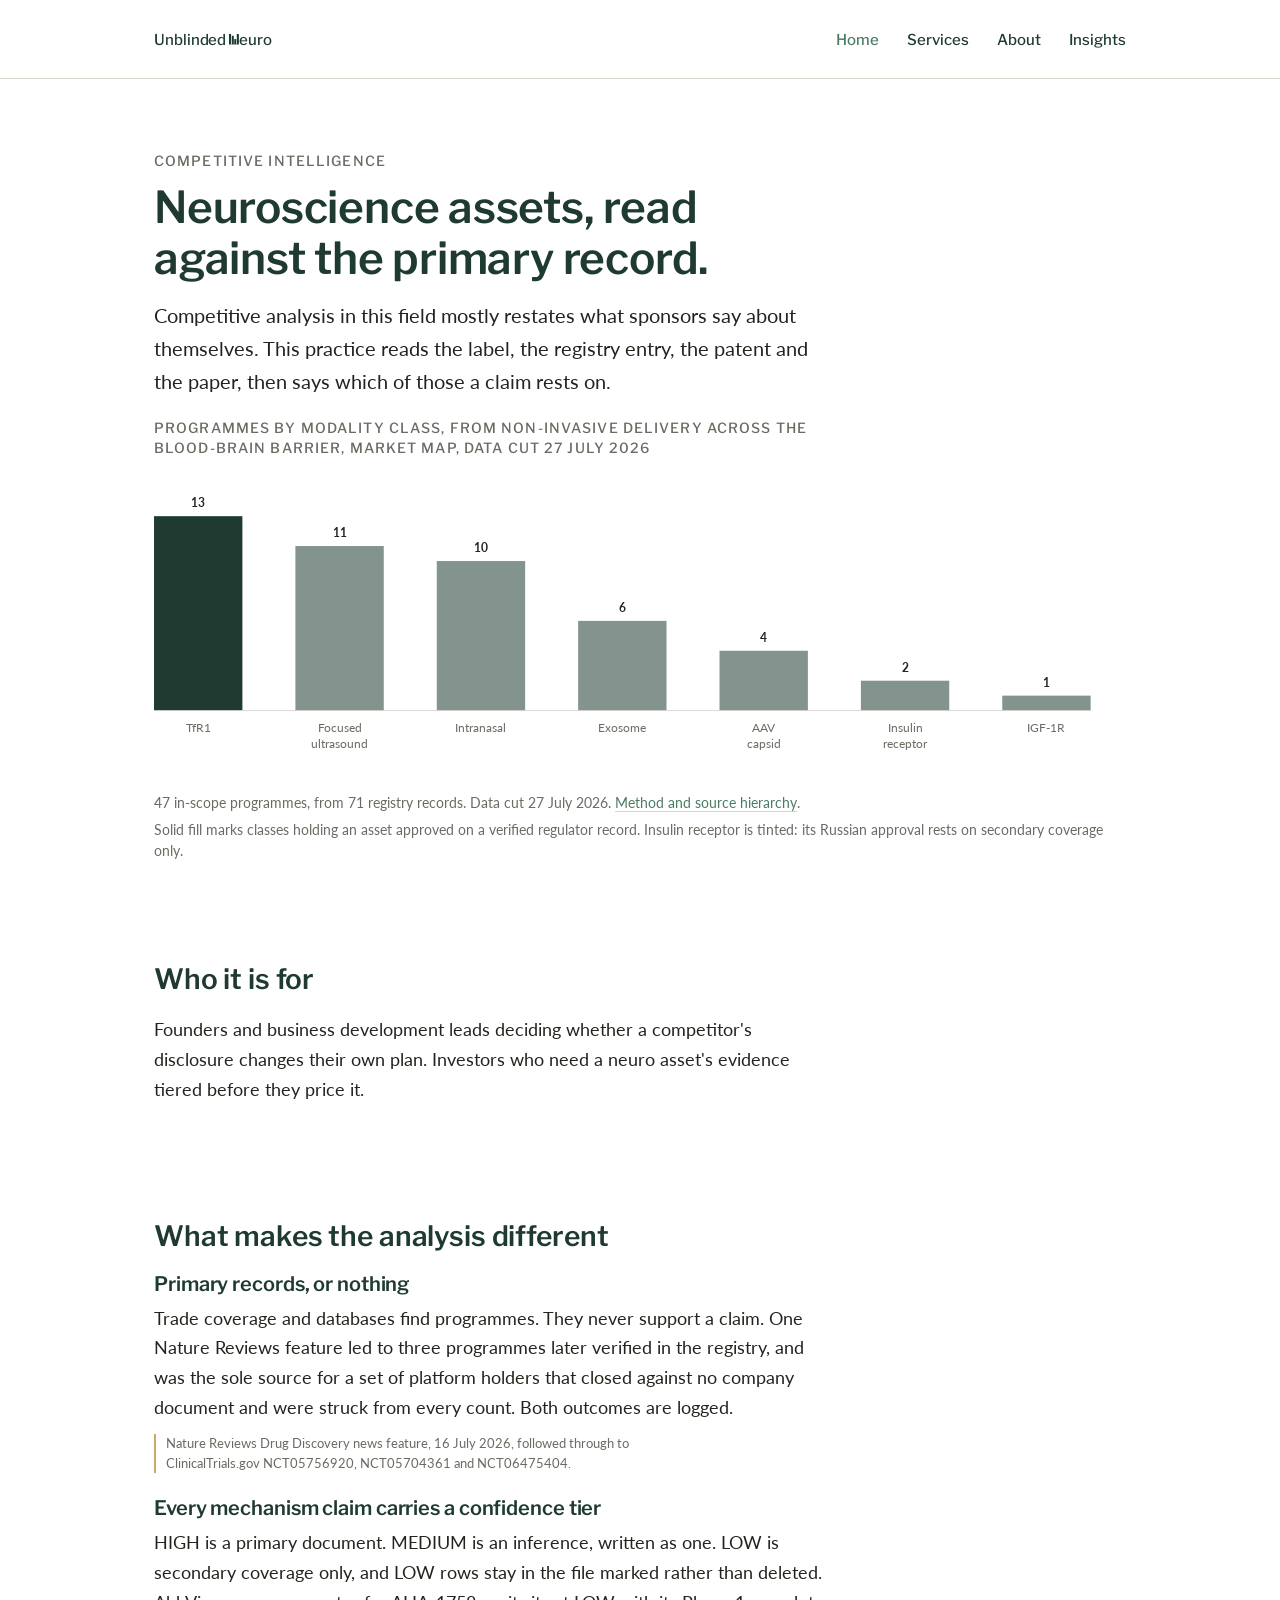
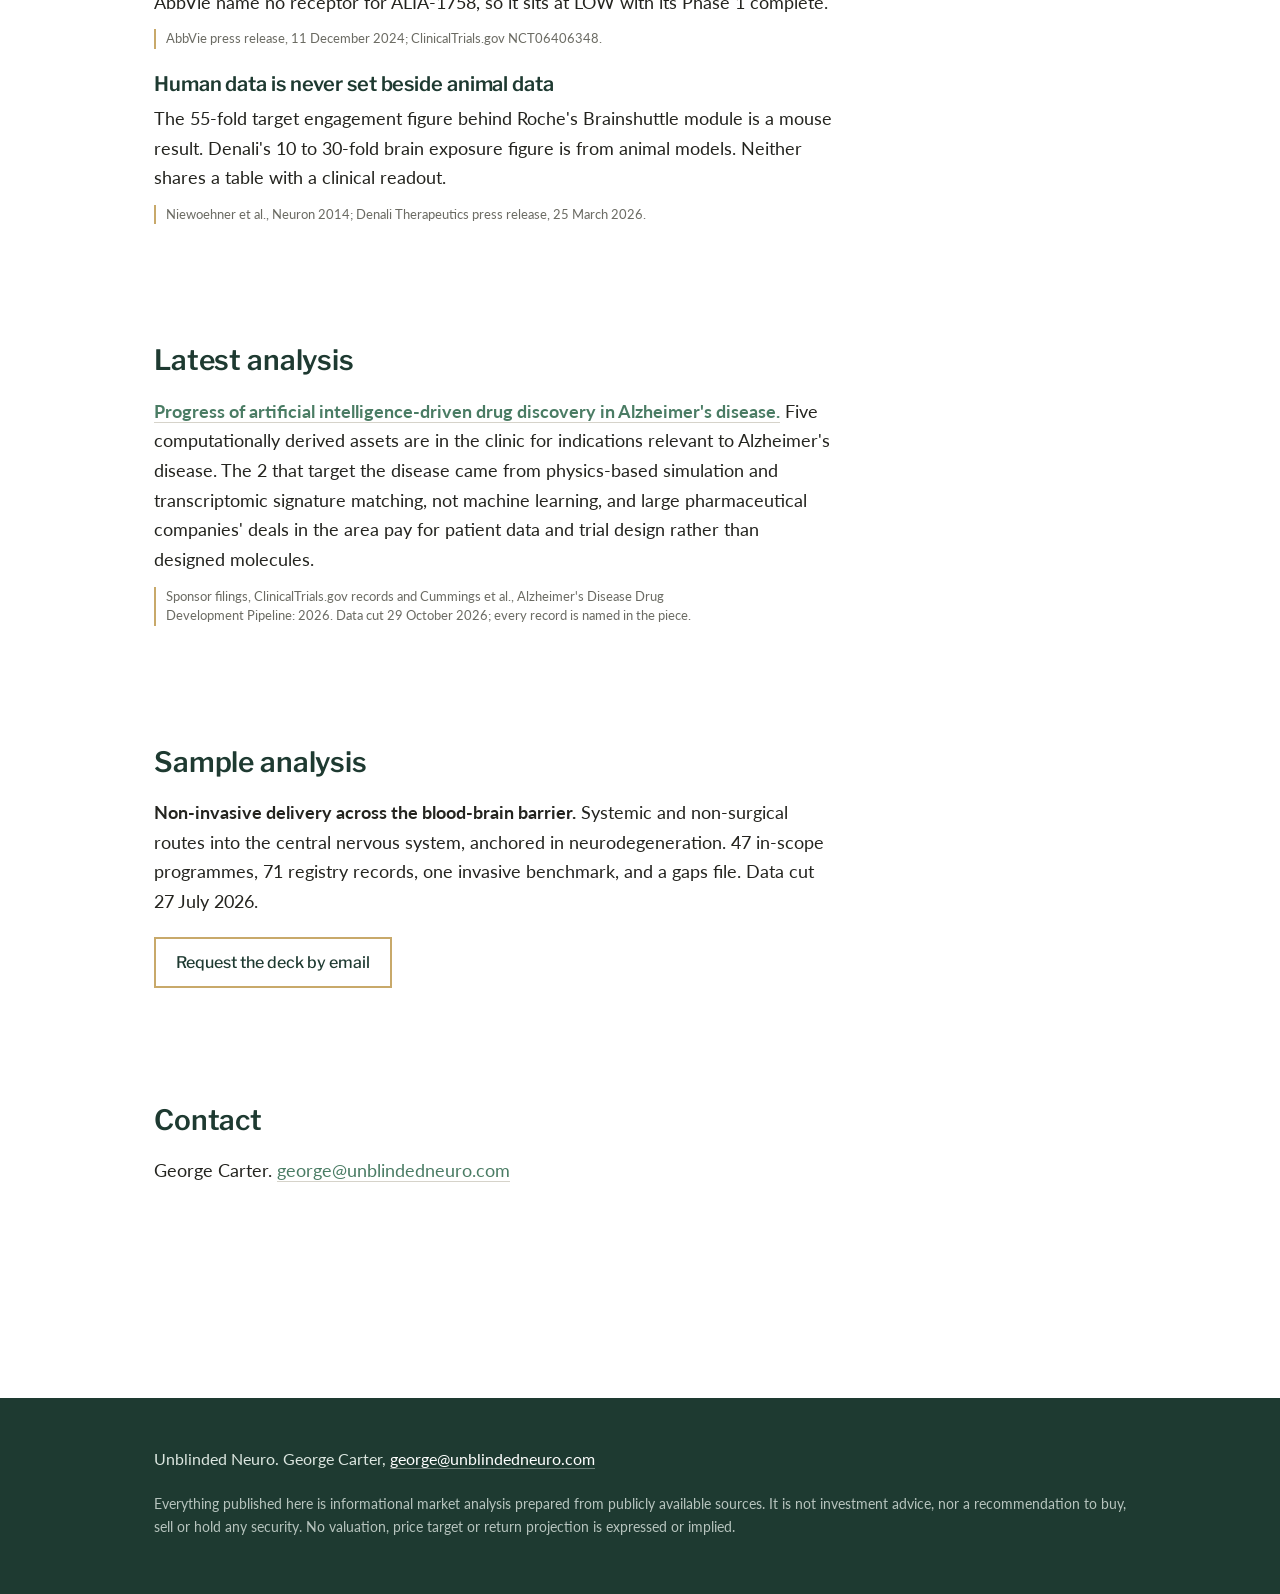
<file: index.html>
<!DOCTYPE html>
<html lang="en-GB">
<head>
<meta charset="utf-8">
<meta name="viewport" content="width=device-width, initial-scale=1">
<title>Unblinded Neuro | Competitive intelligence for neuroscience assets</title>
<meta name="description" content="Market maps of neuroscience and neurology assets, built from primary records only, with every mechanism claim tiered and human data kept separate from preclinical.">
<meta property="og:type" content="website">
<meta property="og:title" content="Unblinded Neuro">
<meta property="og:description" content="Neuroscience assets, read against the primary record. Market maps with every mechanism claim tiered.">
<meta property="og:url" content="https://unblindedneuro.com/">
<link rel="canonical" href="https://unblindedneuro.com/">
<meta property="og:site_name" content="Unblinded Neuro">
<meta property="og:image" content="https://unblindedneuro.com/assets/og-image.png">
<meta property="og:image:width" content="1200">
<meta property="og:image:height" content="630">
<meta property="og:image:alt" content="Unblinded Neuro">
<meta name="twitter:card" content="summary_large_image">
<link rel="preconnect" href="https://fonts.googleapis.com">
<link rel="preconnect" href="https://fonts.gstatic.com" crossorigin>
<link href="https://fonts.googleapis.com/css2?family=Libre+Franklin:wght@500;600&amp;family=Lato:wght@400;700&amp;display=swap" rel="stylesheet">
<link rel="icon" href="favicon.svg" type="image/svg+xml">
<link rel="icon" href="favicon-32.png" sizes="32x32" type="image/png">
<link rel="stylesheet" href="styles.css">
<script type="application/ld+json">
{
  "@context": "https://schema.org",
  "@type": "Organization",
  "@id": "https://unblindedneuro.com/#organization",
  "name": "Unblinded Neuro",
  "url": "https://unblindedneuro.com/",
  "logo": {
    "@type": "ImageObject",
    "url": "https://unblindedneuro.com/assets/logo.png",
    "width": 300,
    "height": 300
  },
  "image": "https://unblindedneuro.com/assets/og-image.png",
  "email": "george@unblindedneuro.com",
  "foundingDate": "2026",
  "numberOfEmployees": {
    "@type": "QuantitativeValue",
    "value": 1
  },
  "description": "Competitive market maps of neuroscience and neurology assets, built from primary records, with every mechanism claim tiered by how well it is documented.",
  "founder": {
    "@type": "Person",
    "name": "George Carter"
  },
  "knowsAbout": [
    "neuroscience",
    "neurology",
    "neurodegeneration",
    "competitive intelligence",
    "blood-brain barrier",
    "drug delivery",
    "scientific due diligence",
    "clinical trial analysis"
  ]
}
</script>
<script type="application/ld+json">
{
  "@context": "https://schema.org",
  "@type": "WebSite",
  "@id": "https://unblindedneuro.com/#website",
  "url": "https://unblindedneuro.com/",
  "name": "Unblinded Neuro",
  "inLanguage": "en-GB",
  "publisher": {
    "@id": "https://unblindedneuro.com/#organization"
  }
}
</script>
<script>
document.documentElement.className += " js";
document.addEventListener("DOMContentLoaded", function () {
  var els = document.querySelectorAll(".reveal");
  if (!("IntersectionObserver" in window)) {
    for (var i = 0; i < els.length; i++) { els[i].className += " shown"; }
    return;
  }
  var io = new IntersectionObserver(function (entries) {
    for (var i = 0; i < entries.length; i++) {
      if (entries[i].isIntersecting) {
        entries[i].target.classList.add("shown");
        io.unobserve(entries[i].target);
      }
    }
  }, { rootMargin: "0px 0px -8% 0px", threshold: 0.04 });
  for (var j = 0; j < els.length; j++) { io.observe(els[j]); }
});
</script>
</head>
<body>

<a class="skip" href="#main">Skip to content</a>

<nav class="site-nav" aria-label="Primary">
  <div class="wide">
    <a class="brand" href="index.html" aria-label="Unblinded Neuro">Unblinded <svg class="glyph" viewBox="0 0 66 72" aria-hidden="true"><rect x="0" y="0" width="14" height="69"></rect><rect x="19" y="12" width="13" height="57"></rect><rect x="35" y="34" width="13" height="35"></rect><rect x="52" y="0" width="14" height="69"></rect><line x1="0" y1="70.5" x2="66" y2="70.5" stroke-width="3" opacity=".55"></line></svg>euro</a>
    <ul>
      <li><a href="index.html" aria-current="page">Home</a></li>
      <li><a href="services.html">Services</a></li>
      <li><a href="about.html">About</a></li>
      <li><a href="insights.html">Insights</a></li>
    </ul>
  </div>
</nav>

<main id="main">

  <section class="hero">
    <div class="prose">
      <p class="eyebrow">Competitive intelligence</p>
      <h1>Neuroscience assets, read against the primary record.</h1>
      <p class="lede">Competitive analysis in this field mostly restates what sponsors say about themselves. This practice reads the label, the registry entry, the patent and the paper, then says which of those a claim rests on.</p>
    </div>

    <div class="wide">
      <p class="eyebrow chart-eyebrow">Programmes by modality class, from Non-invasive delivery across the blood-brain barrier, market map, data cut 27 July 2026</p>
      <svg class="chart chart-wide" viewBox="0 0 1100 340" role="img" aria-label="Bar chart of 47 in-scope blood-brain barrier delivery programmes by modality class: TfR1 13, focused ultrasound 11, intranasal 10, exosome 6, AAV capsid 4, insulin receptor 2, IGF-1R 1.">
        <title>In-scope programmes by modality class</title>
        <rect class="bar bar-solid d1" x="0"   y="50"    width="100" height="220"></rect>
        <rect class="bar bar-tint  d2" x="160" y="83.8"  width="100" height="186.2"></rect>
        <rect class="bar bar-tint  d3" x="320" y="100.8" width="100" height="169.2"></rect>
        <rect class="bar bar-tint  d4" x="480" y="168.5" width="100" height="101.5"></rect>
        <rect class="bar bar-tint  d5" x="640" y="202.3" width="100" height="67.7"></rect>
        <rect class="bar bar-tint  d6" x="800" y="236.2" width="100" height="33.8"></rect>
        <rect class="bar bar-tint  d7" x="960" y="253.1" width="100" height="16.9"></rect>

        <line class="axis" x1="0" y1="270" x2="1060" y2="270"></line>

        <text class="val d1" x="50"   y="40"    text-anchor="middle">13</text>
        <text class="val d2" x="210"  y="73.8"  text-anchor="middle">11</text>
        <text class="val d3" x="370"  y="90.8"  text-anchor="middle">10</text>
        <text class="val d4" x="530"  y="158.5" text-anchor="middle">6</text>
        <text class="val d5" x="690"  y="192.3" text-anchor="middle">4</text>
        <text class="val d6" x="850"  y="226.2" text-anchor="middle">2</text>
        <text class="val d7" x="1010" y="243.1" text-anchor="middle">1</text>

        <text x="50"   y="294" text-anchor="middle">TfR1</text>
        <text x="210"  y="294" text-anchor="middle">Focused</text>
        <text x="210"  y="312" text-anchor="middle">ultrasound</text>
        <text x="370"  y="294" text-anchor="middle">Intranasal</text>
        <text x="530"  y="294" text-anchor="middle">Exosome</text>
        <text x="690"  y="294" text-anchor="middle">AAV</text>
        <text x="690"  y="312" text-anchor="middle">capsid</text>
        <text x="850"  y="294" text-anchor="middle">Insulin</text>
        <text x="850"  y="312" text-anchor="middle">receptor</text>
        <text x="1010" y="294" text-anchor="middle">IGF-1R</text>
      </svg>

      <svg class="chart chart-narrow" viewBox="0 0 340 320" role="img" aria-label="Bar chart of 47 in-scope blood-brain barrier delivery programmes by modality class: TfR1 13, focused ultrasound 11, intranasal 10, exosome 6, AAV capsid 4, insulin receptor 2, IGF-1R 1.">
        <title>In-scope programmes by modality class</title>
        <text x="0" y="12">TfR1</text>
        <rect class="bar bar-solid d1" x="0" y="18" width="250" height="14"></rect>
        <text class="val d1" x="258" y="30">13</text>

        <text x="0" y="58">Focused ultrasound</text>
        <rect class="bar bar-tint d2" x="0" y="64" width="211.5" height="14"></rect>
        <text class="val d2" x="219.5" y="76">11</text>

        <text x="0" y="104">Intranasal</text>
        <rect class="bar bar-tint d3" x="0" y="110" width="192.3" height="14"></rect>
        <text class="val d3" x="200.3" y="122">10</text>

        <text x="0" y="150">Exosome</text>
        <rect class="bar bar-tint d4" x="0" y="156" width="115.4" height="14"></rect>
        <text class="val d4" x="123.4" y="168">6</text>

        <text x="0" y="196">AAV capsid</text>
        <rect class="bar bar-tint d5" x="0" y="202" width="76.9" height="14"></rect>
        <text class="val d5" x="84.9" y="214">4</text>

        <text x="0" y="242">Insulin receptor</text>
        <rect class="bar bar-tint d6" x="0" y="248" width="38.5" height="14"></rect>
        <text class="val d6" x="46.5" y="260">2</text>

        <text x="0" y="288">IGF-1R</text>
        <rect class="bar bar-tint d7" x="0" y="294" width="19.2" height="14"></rect>
        <text class="val d7" x="27.2" y="306">1</text>
      </svg>

      <p class="caption">47 in-scope programmes, from 71 registry records. Data cut 27 July 2026. <a href="about.html#method">Method and source hierarchy</a>.</p>
      <p class="caption">Solid fill marks classes holding an asset approved on a verified regulator record. Insulin receptor is tinted: its Russian approval rests on secondary coverage only.</p>
    </div>
  </section>

  <section class="reveal">
    <div class="prose">
      <h2>Who it is for</h2>
      <p>Founders and business development leads deciding whether a competitor's disclosure changes their own plan. Investors who need a neuro asset's evidence tiered before they price it.</p>
    </div>
  </section>

  <section class="reveal">
    <div class="prose">
      <h2>What makes the analysis different</h2>

      <h3>Primary records, or nothing</h3>
      <p>Trade coverage and databases find programmes. They never support a claim. One Nature Reviews feature led to three programmes later verified in the registry, and was the sole source for a set of platform holders that closed against no company document and were struck from every count. Both outcomes are logged.</p>
      <p class="src">Nature Reviews Drug Discovery news feature, 16 July 2026, followed through to ClinicalTrials.gov NCT05756920, NCT05704361 and NCT06475404.</p>

      <h3>Every mechanism claim carries a confidence tier</h3>
      <p>HIGH is a primary document. MEDIUM is an inference, written as one. LOW is secondary coverage only, and LOW rows stay in the file marked rather than deleted. AbbVie name no receptor for ALIA-1758, so it sits at LOW with its Phase 1 complete.</p>
      <p class="src">AbbVie press release, 11 December 2024; ClinicalTrials.gov NCT06406348.</p>

      <h3>Human data is never set beside animal data</h3>
      <p>The 55-fold target engagement figure behind Roche's Brainshuttle module is a mouse result. Denali's 10 to 30-fold brain exposure figure is from animal models. Neither shares a table with a clinical readout.</p>
      <p class="src">Niewoehner et al., Neuron 2014; Denali Therapeutics press release, 25 March 2026.</p>
    </div>
  </section>

  <section class="reveal">
    <div class="prose">
      <h2>Latest analysis</h2>
      <p><a href="insights/ai-drug-discovery-alzheimers.html"><strong>Progress of artificial intelligence-driven drug discovery in Alzheimer's disease.</strong></a> Five computationally derived assets are in the clinic for indications relevant to Alzheimer's disease. The 2 that target the disease came from physics-based simulation and transcriptomic signature matching, not machine learning, and large pharmaceutical companies' deals in the area pay for patient data and trial design rather than designed molecules.</p>
      <p class="src">Sponsor filings, ClinicalTrials.gov records and Cummings et al., Alzheimer's Disease Drug Development Pipeline: 2026. Data cut 29 October 2026; every record is named in the piece.</p>
    </div>
  </section>

  <section class="reveal">
    <div class="prose">
      <h2>Sample analysis</h2>
      <p><strong>Non-invasive delivery across the blood-brain barrier.</strong> Systemic and non-surgical routes into the central nervous system, anchored in neurodegeneration. 47 in-scope programmes, 71 registry records, one invasive benchmark, and a gaps file. Data cut 27 July 2026.</p>
      <p><a class="cta" href="mailto:george@unblindedneuro.com?subject=Sample%20deck%20request%3A%20BBB%20market%20map">Request the deck by email</a></p>
    </div>
  </section>

  <section class="reveal">
    <div class="prose">
      <h2>Contact</h2>
      <p>George Carter. <a href="mailto:george@unblindedneuro.com">george@unblindedneuro.com</a></p>
    </div>
  </section>

</main>

<footer class="site-foot">
  <div class="wide">
    <p>Unblinded Neuro. George Carter, <a href="mailto:george@unblindedneuro.com">george@unblindedneuro.com</a></p>
    <p class="small">Everything published here is informational market analysis prepared from publicly available sources. It is not investment advice, nor a recommendation to buy, sell or hold any security. No valuation, price target or return projection is expressed or implied.</p>
  </div>
</footer>

</body>
</html>
</file>
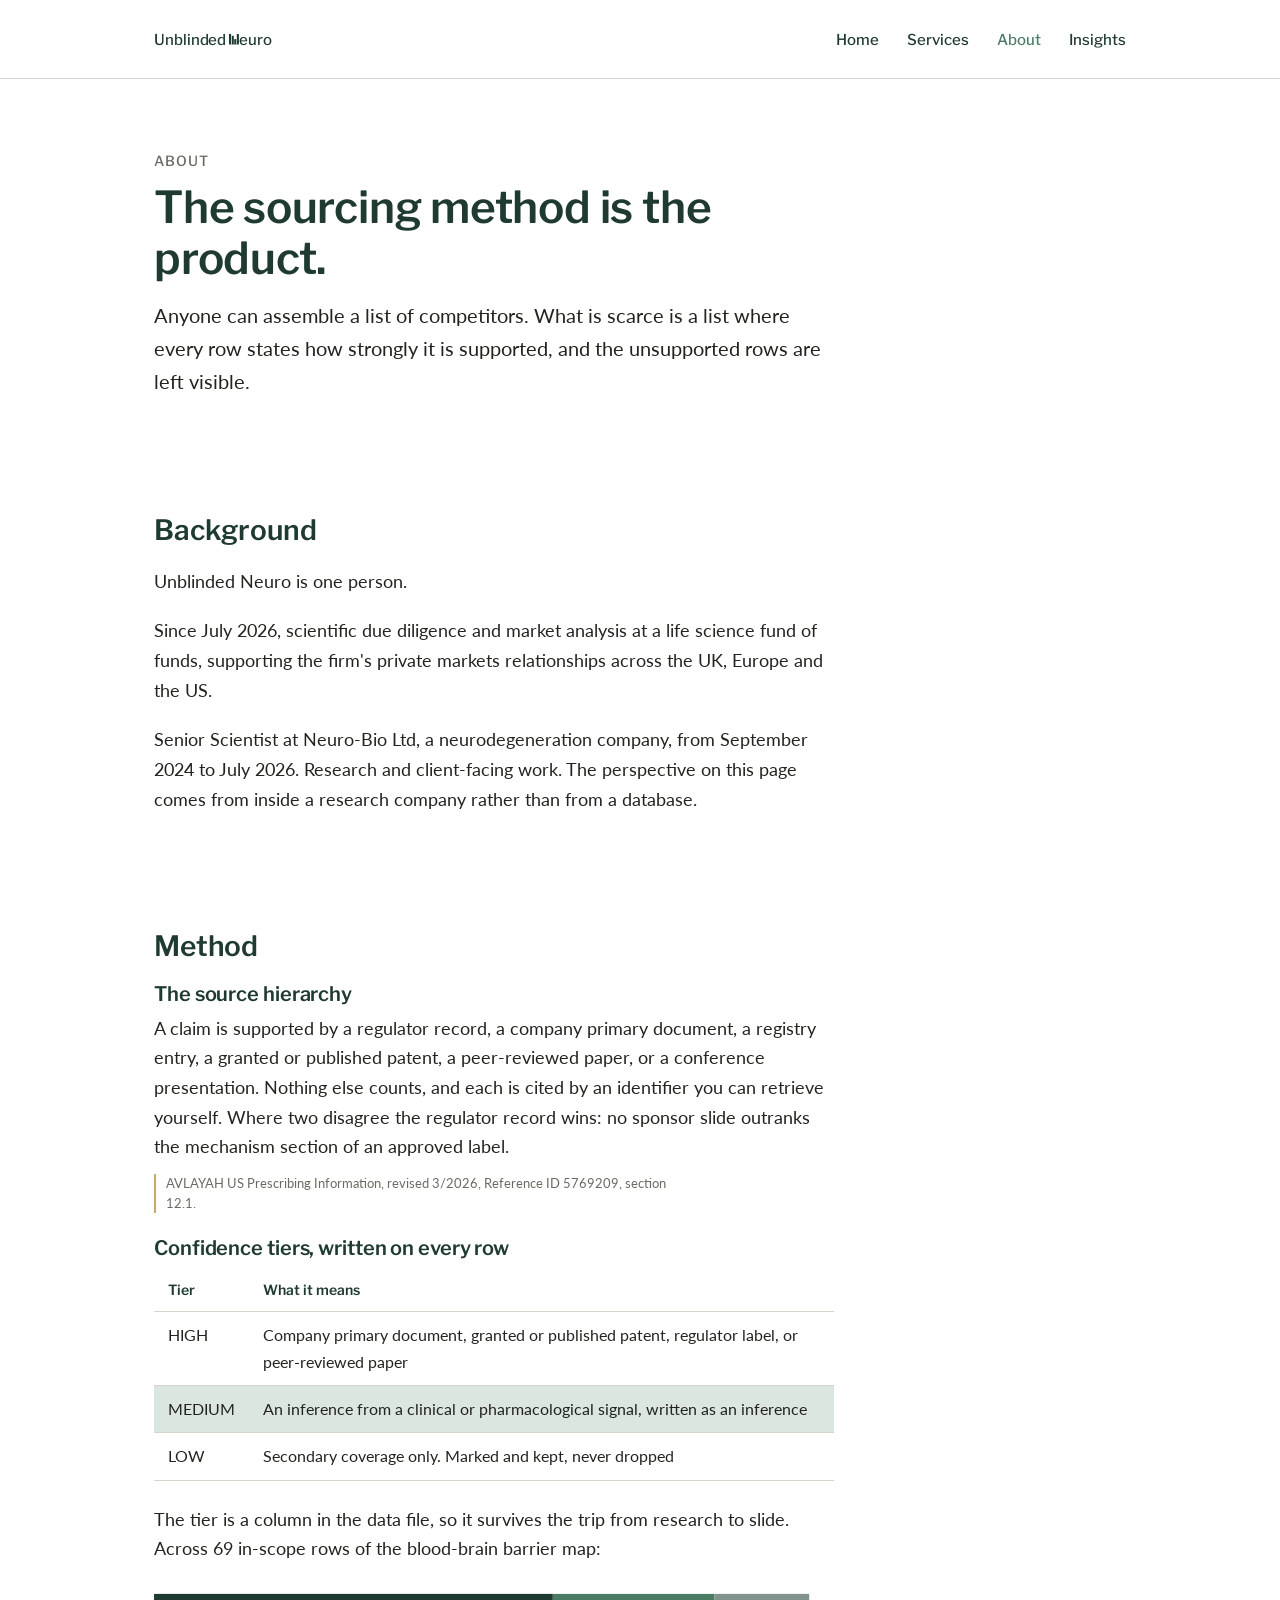
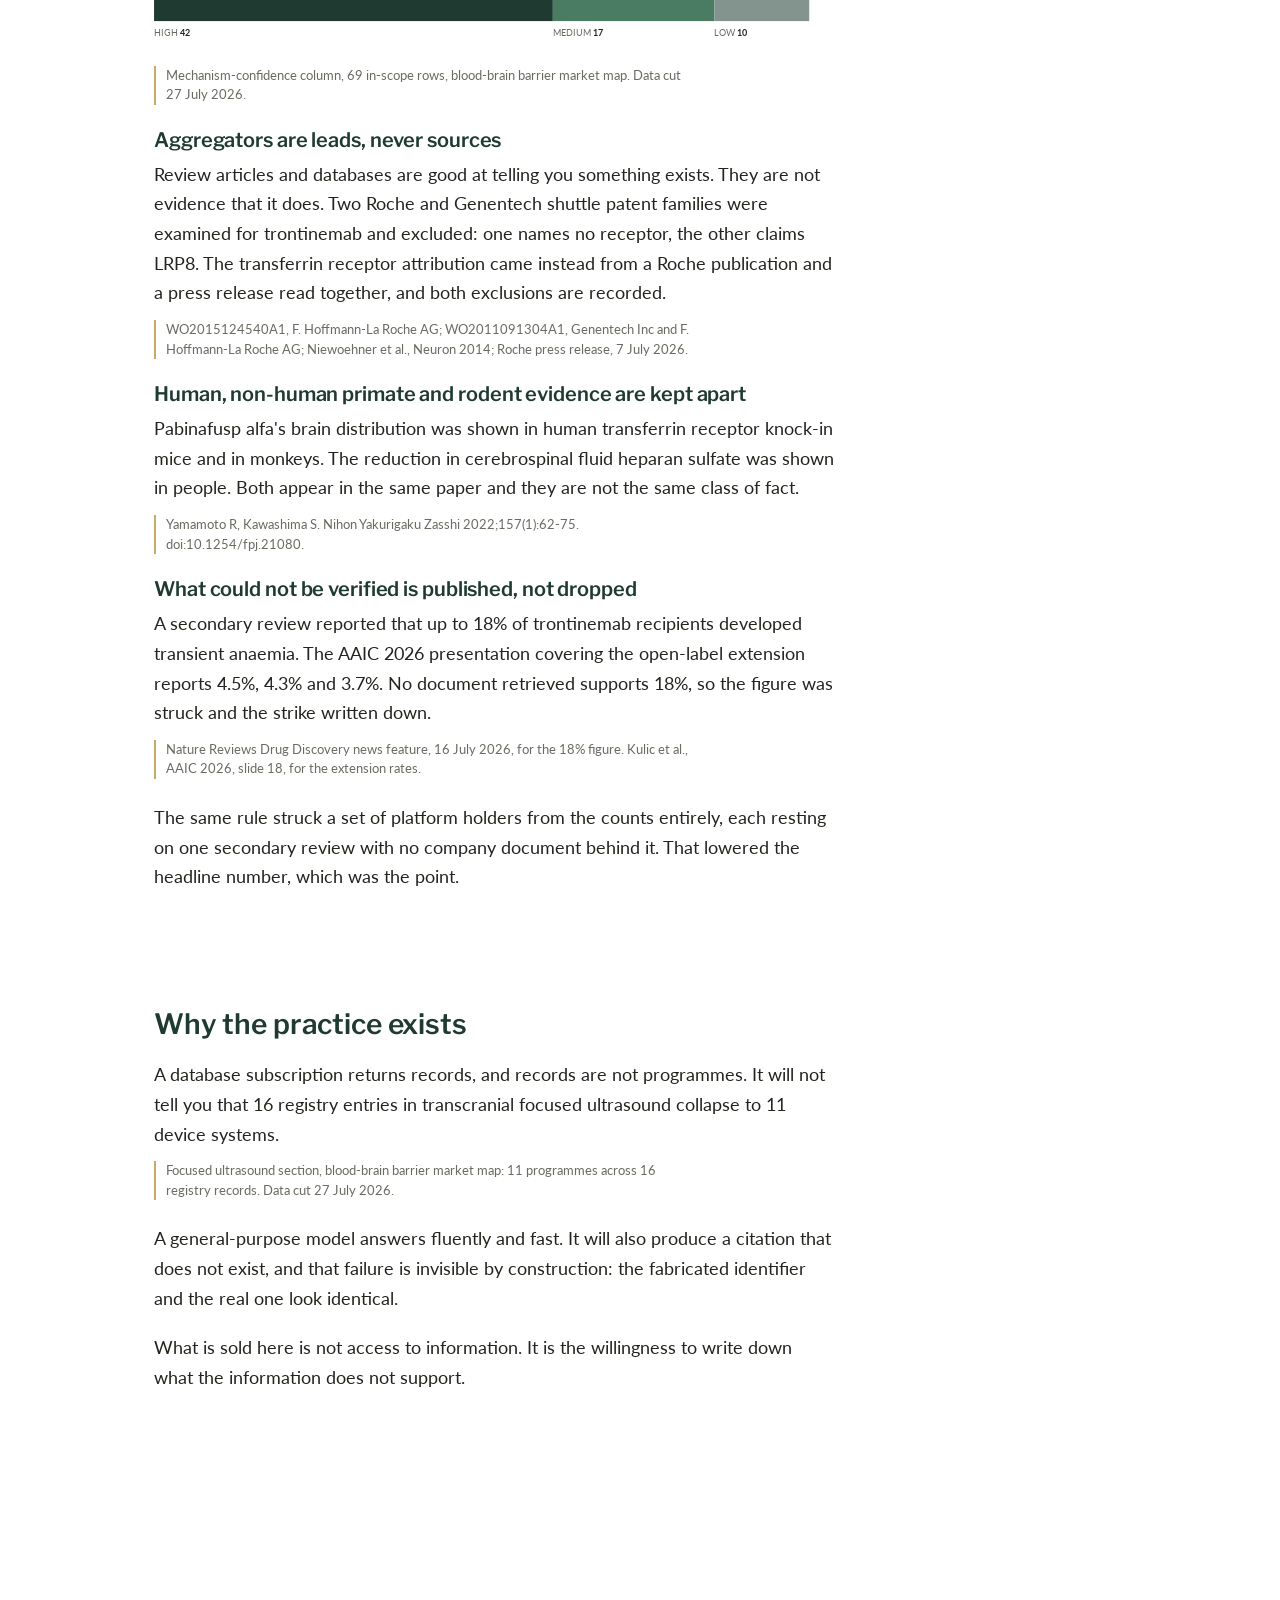
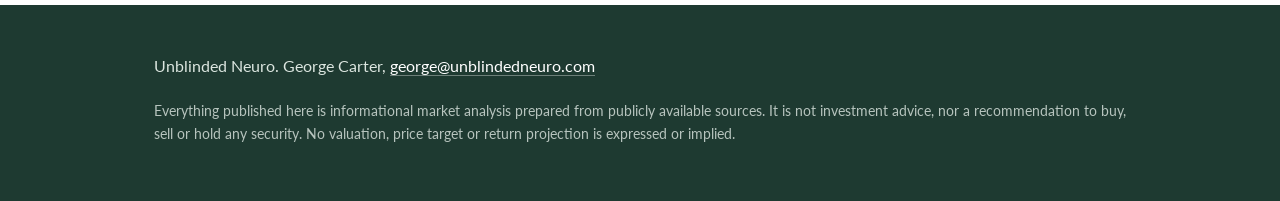
<file: about.html>
<!DOCTYPE html>
<html lang="en-GB">
<head>
<meta charset="utf-8">
<meta name="viewport" content="width=device-width, initial-scale=1">
<title>About and method | Unblinded Neuro</title>
<meta name="description" content="Background in scientific due diligence and neurodegeneration research, and the sourcing method behind every claim: the source hierarchy, confidence tiers, and the separation of human from preclinical evidence.">
<meta property="og:type" content="website">
<meta property="og:title" content="About and method | Unblinded Neuro">
<meta property="og:description" content="The sourcing method is the product. Source hierarchy, confidence tiers, and what gets published when a claim will not close.">
<meta property="og:url" content="https://unblindedneuro.com/about.html">
<link rel="canonical" href="https://unblindedneuro.com/about.html">
<meta property="og:site_name" content="Unblinded Neuro">
<meta property="og:image" content="https://unblindedneuro.com/assets/og-image.png">
<meta property="og:image:width" content="1200">
<meta property="og:image:height" content="630">
<meta property="og:image:alt" content="Unblinded Neuro">
<meta name="twitter:card" content="summary_large_image">
<link rel="preconnect" href="https://fonts.googleapis.com">
<link rel="preconnect" href="https://fonts.gstatic.com" crossorigin>
<link href="https://fonts.googleapis.com/css2?family=Libre+Franklin:wght@500;600&amp;family=Lato:wght@400;700&amp;display=swap" rel="stylesheet">
<link rel="icon" href="favicon.svg" type="image/svg+xml">
<link rel="icon" href="favicon-32.png" sizes="32x32" type="image/png">
<link rel="stylesheet" href="styles.css">
<script>
document.documentElement.className += " js";
document.addEventListener("DOMContentLoaded", function () {
  var els = document.querySelectorAll(".reveal");
  if (!("IntersectionObserver" in window)) {
    for (var i = 0; i < els.length; i++) { els[i].className += " shown"; }
    return;
  }
  var io = new IntersectionObserver(function (entries) {
    for (var i = 0; i < entries.length; i++) {
      if (entries[i].isIntersecting) {
        entries[i].target.classList.add("shown");
        io.unobserve(entries[i].target);
      }
    }
  }, { rootMargin: "0px 0px -8% 0px", threshold: 0.04 });
  for (var j = 0; j < els.length; j++) { io.observe(els[j]); }
});
</script>
</head>
<body>

<a class="skip" href="#main">Skip to content</a>

<nav class="site-nav" aria-label="Primary">
  <div class="wide">
    <a class="brand" href="index.html" aria-label="Unblinded Neuro">Unblinded <svg class="glyph" viewBox="0 0 66 72" aria-hidden="true"><rect x="0" y="0" width="14" height="69"></rect><rect x="19" y="12" width="13" height="57"></rect><rect x="35" y="34" width="13" height="35"></rect><rect x="52" y="0" width="14" height="69"></rect><line x1="0" y1="70.5" x2="66" y2="70.5" stroke-width="3" opacity=".55"></line></svg>euro</a>
    <ul>
      <li><a href="index.html">Home</a></li>
      <li><a href="services.html">Services</a></li>
      <li><a href="about.html" aria-current="page">About</a></li>
      <li><a href="insights.html">Insights</a></li>
    </ul>
  </div>
</nav>

<main id="main">

  <section class="hero">
    <div class="prose">
      <p class="eyebrow">About</p>
      <h1>The sourcing method is the product.</h1>
      <p class="lede">Anyone can assemble a list of competitors. What is scarce is a list where every row states how strongly it is supported, and the unsupported rows are left visible.</p>
    </div>
  </section>

  <section class="reveal">
    <div class="prose">
      <h2>Background</h2>
      <p>Unblinded Neuro is one person.</p>
      <p>Since July 2026, scientific due diligence and market analysis at a life science fund of funds, supporting the firm's private markets relationships across the UK, Europe and the US.</p>
      <p>Senior Scientist at Neuro-Bio Ltd, a neurodegeneration company, from September 2024 to July 2026. Research and client-facing work. The perspective on this page comes from inside a research company rather than from a database.</p>
    </div>
  </section>

  <section class="reveal" id="method">
    <div class="prose">
      <h2>Method</h2>

      <h3>The source hierarchy</h3>
      <p>A claim is supported by a regulator record, a company primary document, a registry entry, a granted or published patent, a peer-reviewed paper, or a conference presentation. Nothing else counts, and each is cited by an identifier you can retrieve yourself. Where two disagree the regulator record wins: no sponsor slide outranks the mechanism section of an approved label.</p>
      <p class="src">AVLAYAH US Prescribing Information, revised 3/2026, Reference ID 5769209, section 12.1.</p>

      <h3>Confidence tiers, written on every row</h3>
      <table>
        <thead>
          <tr><th scope="col">Tier</th><th scope="col">What it means</th></tr>
        </thead>
        <tbody>
          <tr><td>HIGH</td><td>Company primary document, granted or published patent, regulator label, or peer-reviewed paper</td></tr>
          <tr><td>MEDIUM</td><td>An inference from a clinical or pharmacological signal, written as an inference</td></tr>
          <tr><td>LOW</td><td>Secondary coverage only. Marked and kept, never dropped</td></tr>
        </tbody>
      </table>
      <p>The tier is a column in the data file, so it survives the trip from research to slide. Across 69 in-scope rows of the blood-brain barrier map:</p>

      <div class="figure">
        <svg class="fig-wide" viewBox="0 0 1100 106" role="img" aria-label="Stacked bar of mechanism confidence across 69 in-scope rows: HIGH 42, MEDIUM 17, LOW 10.">
          <title>Mechanism confidence across 69 in-scope rows</title>
          <rect class="fig-high" x="0"     y="16" width="645.2" height="44"></rect>
          <rect class="fig-med"  x="645.2" y="16" width="261.2" height="44"></rect>
          <rect class="fig-low"  x="906.4" y="16" width="153.6" height="44"></rect>
          <text x="0"     y="84">HIGH <tspan class="fig-val">42</tspan></text>
          <text x="645.2" y="84">MEDIUM <tspan class="fig-val">17</tspan></text>
          <text x="906.4" y="84">LOW <tspan class="fig-val">10</tspan></text>
        </svg>
        <svg class="fig-narrow" viewBox="0 0 340 140" role="img" aria-label="Mechanism confidence across 69 in-scope rows: HIGH 42, MEDIUM 17, LOW 10.">
          <title>Mechanism confidence across 69 in-scope rows</title>
          <text x="0" y="14">HIGH</text>
          <rect class="fig-high" x="0" y="20" width="250" height="16"></rect>
          <text class="fig-val" x="258" y="33">42</text>
          <text x="0" y="62">MEDIUM</text>
          <rect class="fig-med" x="0" y="68" width="101.2" height="16"></rect>
          <text class="fig-val" x="109.2" y="81">17</text>
          <text x="0" y="110">LOW</text>
          <rect class="fig-low" x="0" y="116" width="59.5" height="16"></rect>
          <text class="fig-val" x="67.5" y="129">10</text>
        </svg>
      </div>
      <p class="src">Mechanism-confidence column, 69 in-scope rows, blood-brain barrier market map. Data cut 27 July 2026.</p>

      <h3>Aggregators are leads, never sources</h3>
      <p>Review articles and databases are good at telling you something exists. They are not evidence that it does. Two Roche and Genentech shuttle patent families were examined for trontinemab and excluded: one names no receptor, the other claims LRP8. The transferrin receptor attribution came instead from a Roche publication and a press release read together, and both exclusions are recorded.</p>
      <p class="src">WO2015124540A1, F. Hoffmann-La Roche AG; WO2011091304A1, Genentech Inc and F. Hoffmann-La Roche AG; Niewoehner et al., Neuron 2014; Roche press release, 7 July 2026.</p>

      <h3>Human, non-human primate and rodent evidence are kept apart</h3>
      <p>Pabinafusp alfa's brain distribution was shown in human transferrin receptor knock-in mice and in monkeys. The reduction in cerebrospinal fluid heparan sulfate was shown in people. Both appear in the same paper and they are not the same class of fact.</p>
      <p class="src">Yamamoto R, Kawashima S. Nihon Yakurigaku Zasshi 2022;157(1):62-75. doi:10.1254/fpj.21080.</p>

      <h3>What could not be verified is published, not dropped</h3>
      <p>A secondary review reported that up to 18% of trontinemab recipients developed transient anaemia. The AAIC 2026 presentation covering the open-label extension reports 4.5%, 4.3% and 3.7%. No document retrieved supports 18%, so the figure was struck and the strike written down.</p>
      <p class="src">Nature Reviews Drug Discovery news feature, 16 July 2026, for the 18% figure. Kulic et al., AAIC 2026, slide 18, for the extension rates.</p>
      <p>The same rule struck a set of platform holders from the counts entirely, each resting on one secondary review with no company document behind it. That lowered the headline number, which was the point.</p>
    </div>
  </section>

  <section class="reveal">
    <div class="prose">
      <h2>Why the practice exists</h2>
      <p>A database subscription returns records, and records are not programmes. It will not tell you that 16 registry entries in transcranial focused ultrasound collapse to 11 device systems.</p>
      <p class="src">Focused ultrasound section, blood-brain barrier market map: 11 programmes across 16 registry records. Data cut 27 July 2026.</p>
      <p>A general-purpose model answers fluently and fast. It will also produce a citation that does not exist, and that failure is invisible by construction: the fabricated identifier and the real one look identical.</p>
      <p>What is sold here is not access to information. It is the willingness to write down what the information does not support.</p>
    </div>
  </section>

</main>

<footer class="site-foot">
  <div class="wide">
    <p>Unblinded Neuro. George Carter, <a href="mailto:george@unblindedneuro.com">george@unblindedneuro.com</a></p>
    <p class="small">Everything published here is informational market analysis prepared from publicly available sources. It is not investment advice, nor a recommendation to buy, sell or hold any security. No valuation, price target or return projection is expressed or implied.</p>
  </div>
</footer>

</body>
</html>
</file>
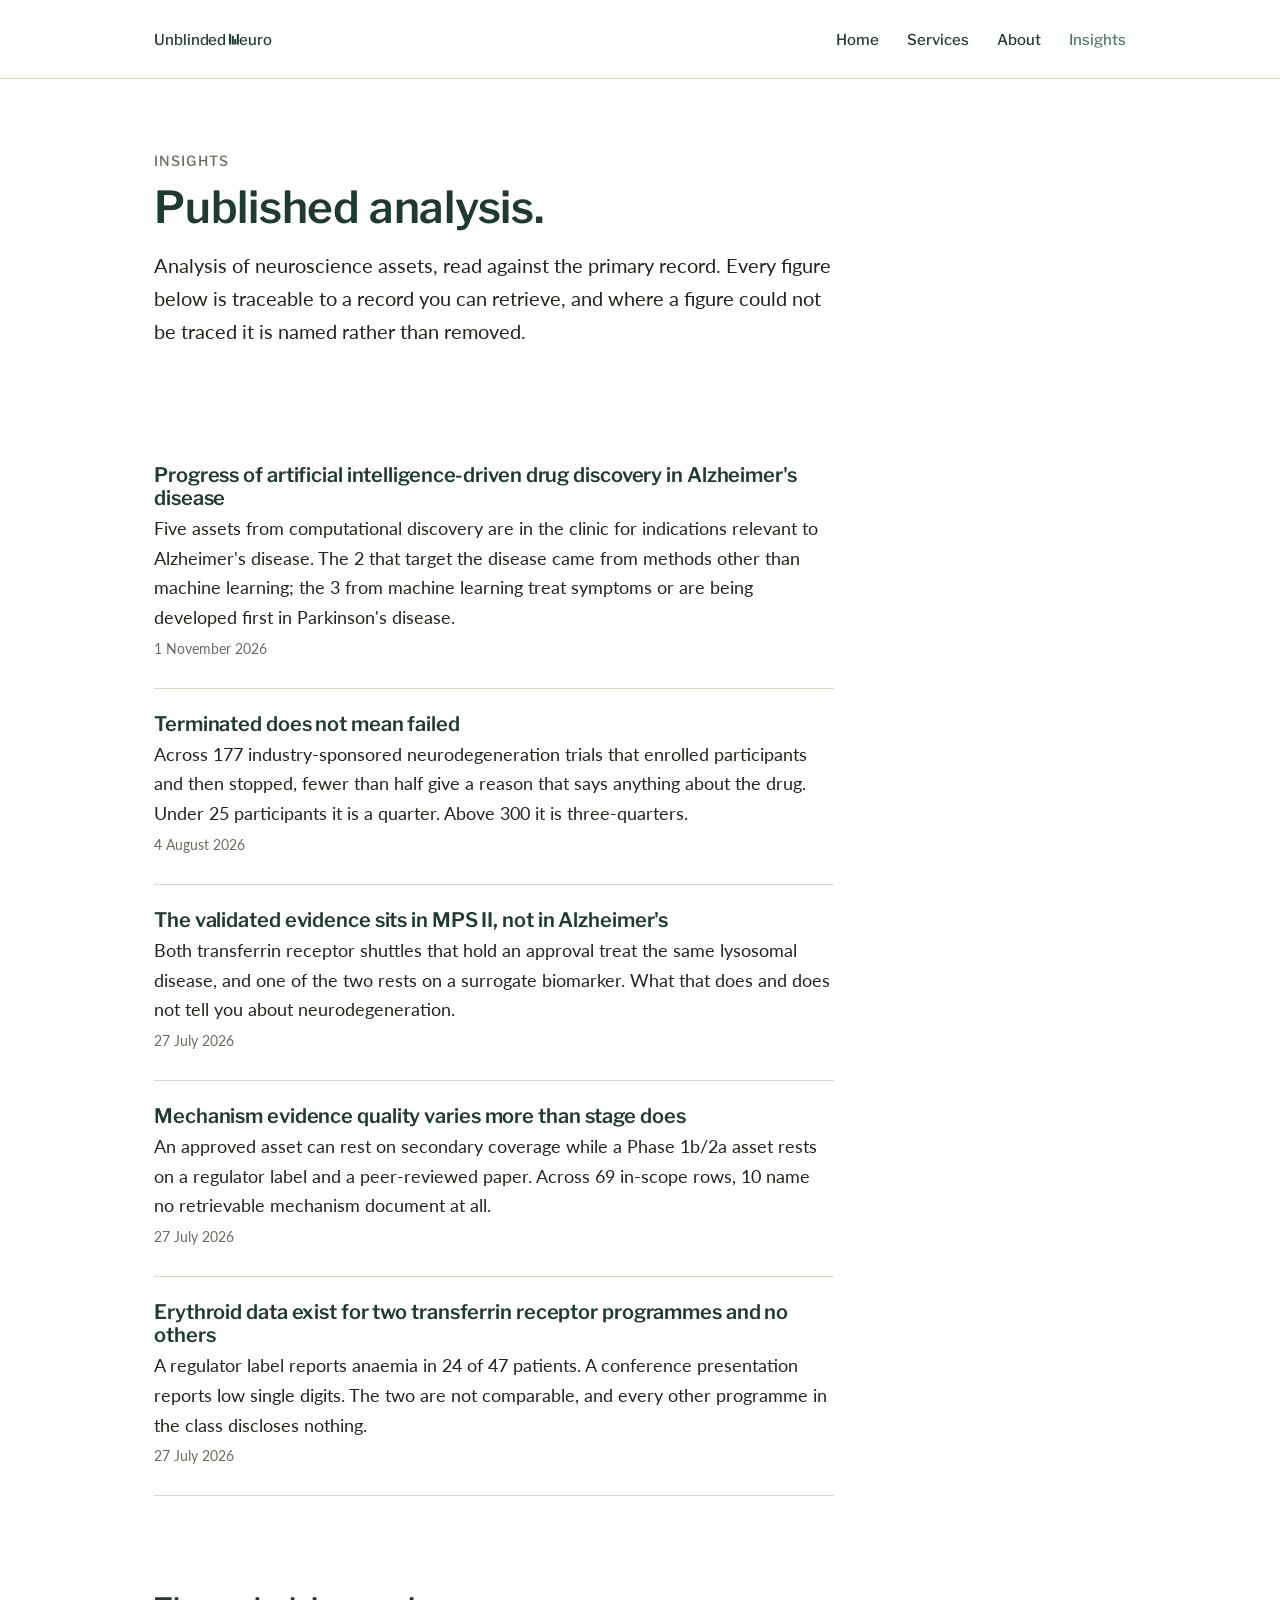
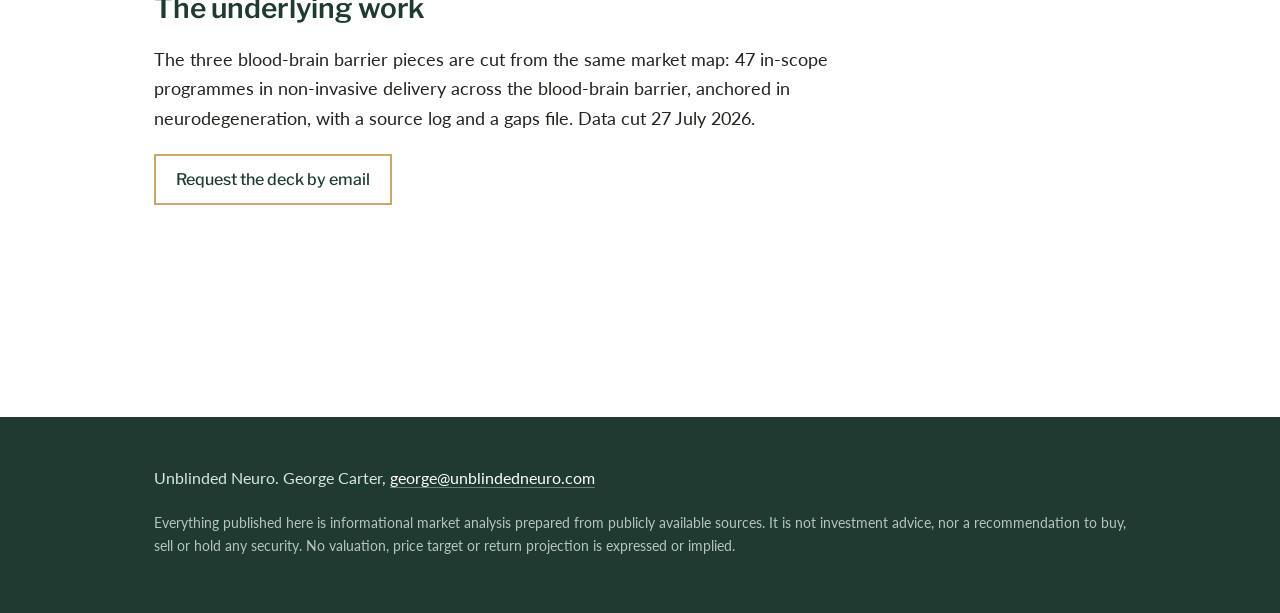
<file: insights.html>
<!DOCTYPE html>
<html lang="en-GB">
<head>
<meta charset="utf-8">
<meta name="viewport" content="width=device-width, initial-scale=1">
<title>Insights | Unblinded Neuro</title>
<meta name="description" content="Published analysis on neuroscience assets: artificial intelligence-driven drug discovery in Alzheimer's disease, stopped neurodegeneration trials, and blood-brain barrier delivery, each read against the primary record.">
<meta property="og:type" content="website">
<meta property="og:title" content="Insights | Unblinded Neuro">
<meta property="og:description" content="Published analysis on neuroscience assets, read against the primary record.">
<meta property="og:url" content="https://unblindedneuro.com/insights.html">
<link rel="canonical" href="https://unblindedneuro.com/insights.html">
<meta property="og:site_name" content="Unblinded Neuro">
<meta property="og:image" content="https://unblindedneuro.com/assets/og-image.png">
<meta property="og:image:width" content="1200">
<meta property="og:image:height" content="630">
<meta property="og:image:alt" content="Unblinded Neuro">
<meta name="twitter:card" content="summary_large_image">
<link rel="preconnect" href="https://fonts.googleapis.com">
<link rel="preconnect" href="https://fonts.gstatic.com" crossorigin>
<link href="https://fonts.googleapis.com/css2?family=Libre+Franklin:wght@500;600&amp;family=Lato:wght@400;700&amp;display=swap" rel="stylesheet">
<link rel="icon" href="favicon.svg" type="image/svg+xml">
<link rel="icon" href="favicon-32.png" sizes="32x32" type="image/png">
<link rel="stylesheet" href="styles.css">
<script>
document.documentElement.className += " js";
document.addEventListener("DOMContentLoaded", function () {
  var els = document.querySelectorAll(".reveal");
  if (!("IntersectionObserver" in window)) {
    for (var i = 0; i < els.length; i++) { els[i].className += " shown"; }
    return;
  }
  var io = new IntersectionObserver(function (entries) {
    for (var i = 0; i < entries.length; i++) {
      if (entries[i].isIntersecting) {
        entries[i].target.classList.add("shown");
        io.unobserve(entries[i].target);
      }
    }
  }, { rootMargin: "0px 0px -8% 0px", threshold: 0.04 });
  for (var j = 0; j < els.length; j++) { io.observe(els[j]); }
});
</script>
</head>
<body>

<a class="skip" href="#main">Skip to content</a>

<nav class="site-nav" aria-label="Primary">
  <div class="wide">
    <a class="brand" href="index.html" aria-label="Unblinded Neuro">Unblinded <svg class="glyph" viewBox="0 0 66 72" aria-hidden="true"><rect x="0" y="0" width="14" height="69"></rect><rect x="19" y="12" width="13" height="57"></rect><rect x="35" y="34" width="13" height="35"></rect><rect x="52" y="0" width="14" height="69"></rect><line x1="0" y1="70.5" x2="66" y2="70.5" stroke-width="3" opacity=".55"></line></svg>euro</a>
    <ul>
      <li><a href="index.html">Home</a></li>
      <li><a href="services.html">Services</a></li>
      <li><a href="about.html">About</a></li>
      <li><a href="insights.html" aria-current="page">Insights</a></li>
    </ul>
  </div>
</nav>

<main id="main">

  <section class="hero">
    <div class="prose">
      <p class="eyebrow">Insights</p>
      <h1>Published analysis.</h1>
      <p class="lede">Analysis of neuroscience assets, read against the primary record. Every figure below is traceable to a record you can retrieve, and where a figure could not be traced it is named rather than removed.</p>
    </div>
  </section>

  <section class="reveal">
    <div class="prose">
      <ul class="post-list">
        <li>
          <h2 class="post-title"><a href="insights/ai-drug-discovery-alzheimers.html">Progress of artificial intelligence-driven drug discovery in Alzheimer's disease</a></h2>
          <p>Five assets from computational discovery are in the clinic for indications relevant to Alzheimer's disease. The 2 that target the disease came from methods other than machine learning; the 3 from machine learning treat symptoms or are being developed first in Parkinson's disease.</p>
          <p class="post-meta">1 November 2026</p>
        </li>
        <li>
          <h2 class="post-title"><a href="insights/terminated-does-not-mean-failed.html">Terminated does not mean failed</a></h2>
          <p>Across 177 industry-sponsored neurodegeneration trials that enrolled participants and then stopped, fewer than half give a reason that says anything about the drug. Under 25 participants it is a quarter. Above 300 it is three-quarters.</p>
          <p class="post-meta">4 August 2026</p>
        </li>
        <li>
          <h2 class="post-title"><a href="insights/validated-in-mps-ii.html">The validated evidence sits in MPS II, not in Alzheimer's</a></h2>
          <p>Both transferrin receptor shuttles that hold an approval treat the same lysosomal disease, and one of the two rests on a surrogate biomarker. What that does and does not tell you about neurodegeneration.</p>
          <p class="post-meta">27 July 2026</p>
        </li>
        <li>
          <h2 class="post-title"><a href="insights/mechanism-evidence-quality.html">Mechanism evidence quality varies more than stage does</a></h2>
          <p>An approved asset can rest on secondary coverage while a Phase 1b/2a asset rests on a regulator label and a peer-reviewed paper. Across 69 in-scope rows, 10 name no retrievable mechanism document at all.</p>
          <p class="post-meta">27 July 2026</p>
        </li>
        <li>
          <h2 class="post-title"><a href="insights/erythroid-signal-tfr.html">Erythroid data exist for two transferrin receptor programmes and no others</a></h2>
          <p>A regulator label reports anaemia in 24 of 47 patients. A conference presentation reports low single digits. The two are not comparable, and every other programme in the class discloses nothing.</p>
          <p class="post-meta">27 July 2026</p>
        </li>
      </ul>
    </div>
  </section>

  <section class="reveal">
    <div class="prose">
      <h2>The underlying work</h2>
      <p>The three blood-brain barrier pieces are cut from the same market map: 47 in-scope programmes in non-invasive delivery across the blood-brain barrier, anchored in neurodegeneration, with a source log and a gaps file. Data cut 27 July 2026.</p>
      <p><a class="cta" href="mailto:george@unblindedneuro.com?subject=Sample%20deck%20request%3A%20BBB%20market%20map">Request the deck by email</a></p>
    </div>
  </section>

</main>

<footer class="site-foot">
  <div class="wide">
    <p>Unblinded Neuro. George Carter, <a href="mailto:george@unblindedneuro.com">george@unblindedneuro.com</a></p>
    <p class="small">Everything published here is informational market analysis prepared from publicly available sources. It is not investment advice, nor a recommendation to buy, sell or hold any security. No valuation, price target or return projection is expressed or implied.</p>
  </div>
</footer>

</body>
</html>
</file>
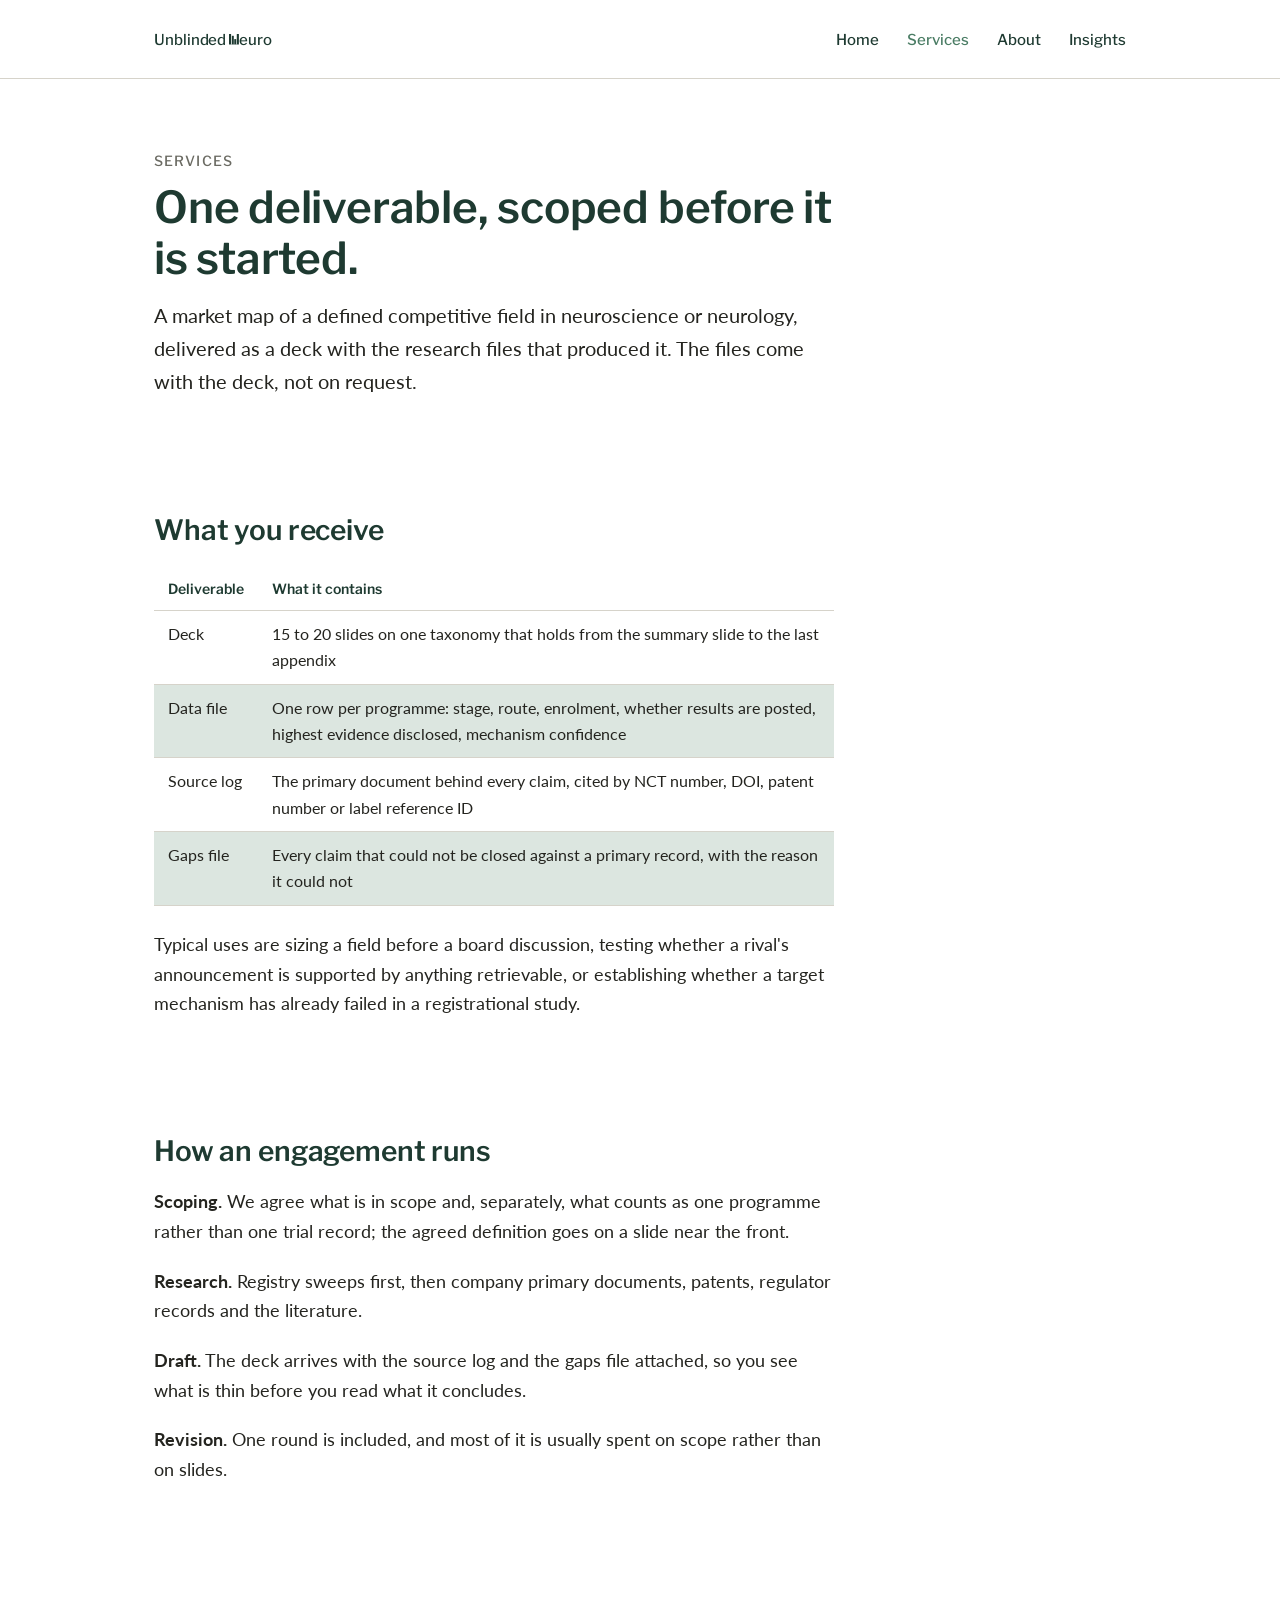
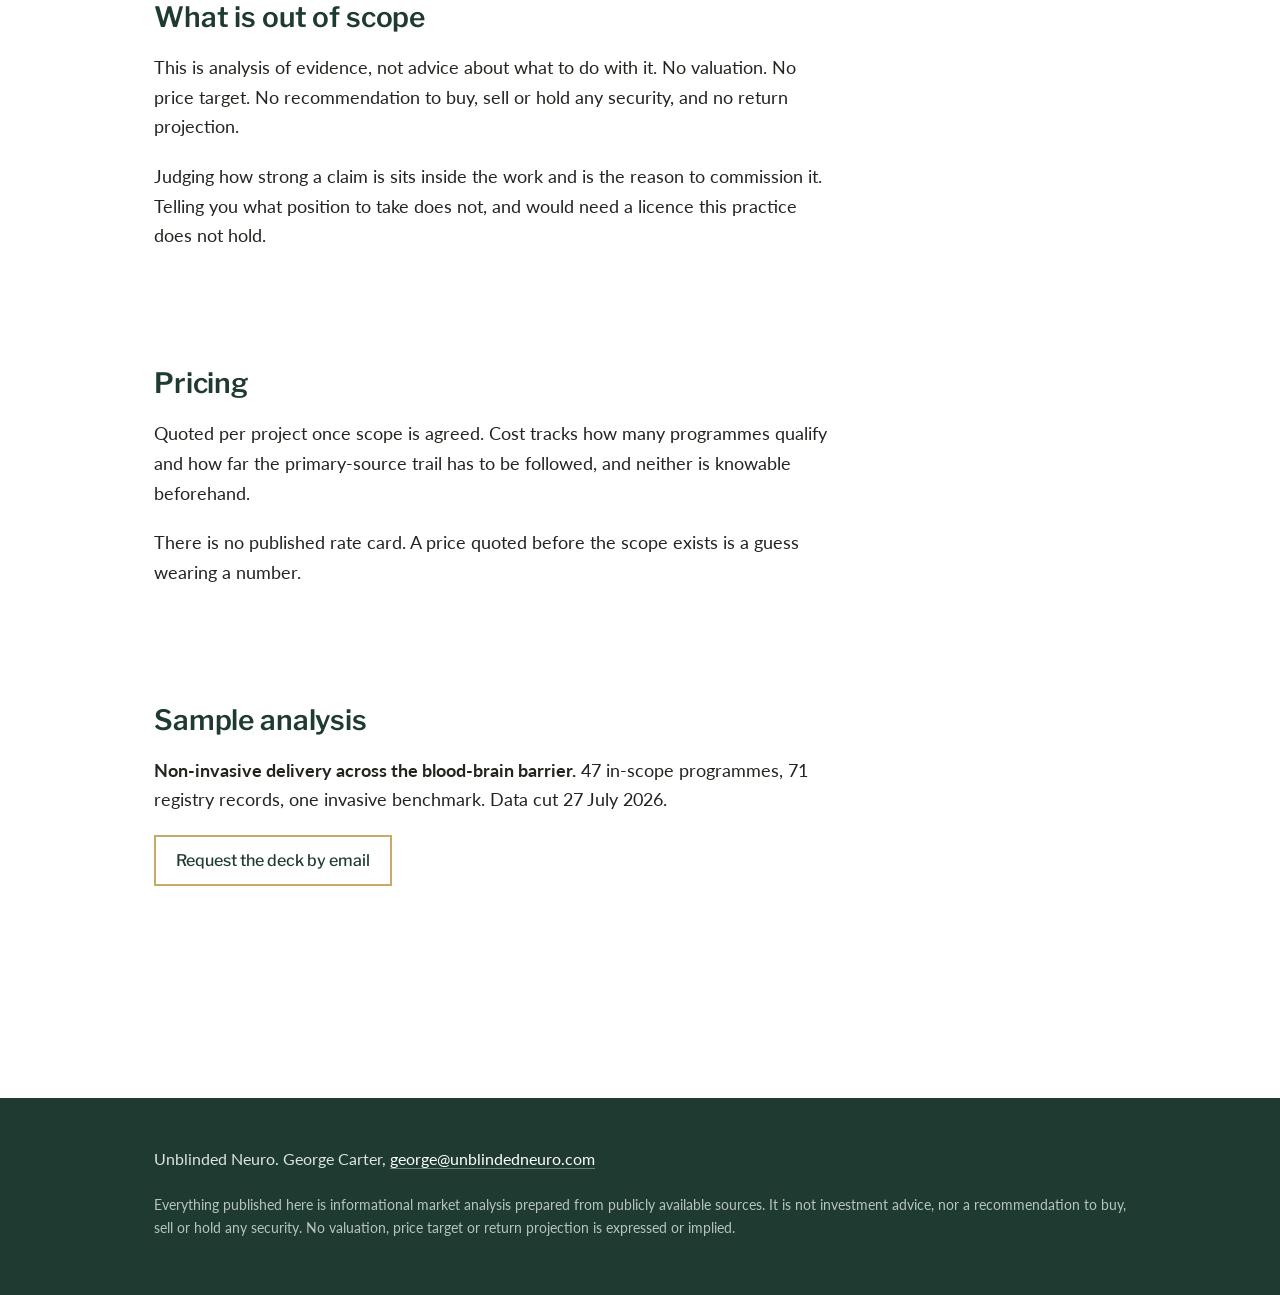
<file: services.html>
<!DOCTYPE html>
<html lang="en-GB">
<head>
<meta charset="utf-8">
<meta name="viewport" content="width=device-width, initial-scale=1">
<title>Services | Unblinded Neuro</title>
<meta name="description" content="Market maps of defined competitive fields in neuroscience: what a client receives, how an engagement runs, what sits outside the scope of the work, and how it is priced.">
<meta property="og:type" content="website">
<meta property="og:title" content="Services | Unblinded Neuro">
<meta property="og:description" content="What a client receives, how an engagement runs, and what sits outside the scope of the work.">
<meta property="og:url" content="https://unblindedneuro.com/services.html">
<link rel="canonical" href="https://unblindedneuro.com/services.html">
<meta property="og:site_name" content="Unblinded Neuro">
<meta property="og:image" content="https://unblindedneuro.com/assets/og-image.png">
<meta property="og:image:width" content="1200">
<meta property="og:image:height" content="630">
<meta property="og:image:alt" content="Unblinded Neuro">
<meta name="twitter:card" content="summary_large_image">
<link rel="preconnect" href="https://fonts.googleapis.com">
<link rel="preconnect" href="https://fonts.gstatic.com" crossorigin>
<link href="https://fonts.googleapis.com/css2?family=Libre+Franklin:wght@500;600&amp;family=Lato:wght@400;700&amp;display=swap" rel="stylesheet">
<link rel="icon" href="favicon.svg" type="image/svg+xml">
<link rel="icon" href="favicon-32.png" sizes="32x32" type="image/png">
<link rel="stylesheet" href="styles.css">
<script>
document.documentElement.className += " js";
document.addEventListener("DOMContentLoaded", function () {
  var els = document.querySelectorAll(".reveal");
  if (!("IntersectionObserver" in window)) {
    for (var i = 0; i < els.length; i++) { els[i].className += " shown"; }
    return;
  }
  var io = new IntersectionObserver(function (entries) {
    for (var i = 0; i < entries.length; i++) {
      if (entries[i].isIntersecting) {
        entries[i].target.classList.add("shown");
        io.unobserve(entries[i].target);
      }
    }
  }, { rootMargin: "0px 0px -8% 0px", threshold: 0.04 });
  for (var j = 0; j < els.length; j++) { io.observe(els[j]); }
});
</script>
</head>
<body>

<a class="skip" href="#main">Skip to content</a>

<nav class="site-nav" aria-label="Primary">
  <div class="wide">
    <a class="brand" href="index.html" aria-label="Unblinded Neuro">Unblinded <svg class="glyph" viewBox="0 0 66 72" aria-hidden="true"><rect x="0" y="0" width="14" height="69"></rect><rect x="19" y="12" width="13" height="57"></rect><rect x="35" y="34" width="13" height="35"></rect><rect x="52" y="0" width="14" height="69"></rect><line x1="0" y1="70.5" x2="66" y2="70.5" stroke-width="3" opacity=".55"></line></svg>euro</a>
    <ul>
      <li><a href="index.html">Home</a></li>
      <li><a href="services.html" aria-current="page">Services</a></li>
      <li><a href="about.html">About</a></li>
      <li><a href="insights.html">Insights</a></li>
    </ul>
  </div>
</nav>

<main id="main">

  <section class="hero">
    <div class="prose">
      <p class="eyebrow">Services</p>
      <h1>One deliverable, scoped before it is started.</h1>
      <p class="lede">A market map of a defined competitive field in neuroscience or neurology, delivered as a deck with the research files that produced it. The files come with the deck, not on request.</p>
    </div>
  </section>

  <section class="reveal">
    <div class="prose">
      <h2>What you receive</h2>
      <table>
        <thead>
          <tr><th scope="col">Deliverable</th><th scope="col">What it contains</th></tr>
        </thead>
        <tbody>
          <tr><td>Deck</td><td>15 to 20 slides on one taxonomy that holds from the summary slide to the last appendix</td></tr>
          <tr><td>Data file</td><td>One row per programme: stage, route, enrolment, whether results are posted, highest evidence disclosed, mechanism confidence</td></tr>
          <tr><td>Source log</td><td>The primary document behind every claim, cited by NCT number, DOI, patent number or label reference ID</td></tr>
          <tr><td>Gaps file</td><td>Every claim that could not be closed against a primary record, with the reason it could not</td></tr>
        </tbody>
      </table>
      <p>Typical uses are sizing a field before a board discussion, testing whether a rival's announcement is supported by anything retrievable, or establishing whether a target mechanism has already failed in a registrational study.</p>
    </div>
  </section>

  <section class="reveal">
    <div class="prose">
      <h2>How an engagement runs</h2>


      <p><strong>Scoping.</strong> We agree what is in scope and, separately, what counts as one programme rather than one trial record; the agreed definition goes on a slide near the front.</p>
      <p><strong>Research.</strong> Registry sweeps first, then company primary documents, patents, regulator records and the literature.</p>
      <p><strong>Draft.</strong> The deck arrives with the source log and the gaps file attached, so you see what is thin before you read what it concludes.</p>
      <p><strong>Revision.</strong> One round is included, and most of it is usually spent on scope rather than on slides.</p>
    </div>
  </section>

  <section class="reveal">
    <div class="prose">
      <h2>What is out of scope</h2>
      <p>This is analysis of evidence, not advice about what to do with it. No valuation. No price target. No recommendation to buy, sell or hold any security, and no return projection.</p>
      <p>Judging how strong a claim is sits inside the work and is the reason to commission it. Telling you what position to take does not, and would need a licence this practice does not hold.</p>
    </div>
  </section>

  <section class="reveal">
    <div class="prose">
      <h2>Pricing</h2>
      <p>Quoted per project once scope is agreed. Cost tracks how many programmes qualify and how far the primary-source trail has to be followed, and neither is knowable beforehand.</p>
      <p>There is no published rate card. A price quoted before the scope exists is a guess wearing a number.</p>
    </div>
  </section>

  <section class="reveal">
    <div class="prose">
      <h2>Sample analysis</h2>
      <p><strong>Non-invasive delivery across the blood-brain barrier.</strong> 47 in-scope programmes, 71 registry records, one invasive benchmark. Data cut 27 July 2026.</p>
      <p><a class="cta" href="mailto:george@unblindedneuro.com?subject=Sample%20deck%20request%3A%20BBB%20market%20map">Request the deck by email</a></p>
    </div>
  </section>

</main>

<footer class="site-foot">
  <div class="wide">
    <p>Unblinded Neuro. George Carter, <a href="mailto:george@unblindedneuro.com">george@unblindedneuro.com</a></p>
    <p class="small">Everything published here is informational market analysis prepared from publicly available sources. It is not investment advice, nor a recommendation to buy, sell or hold any security. No valuation, price target or return projection is expressed or implied.</p>
  </div>
</footer>

</body>
</html>
</file>
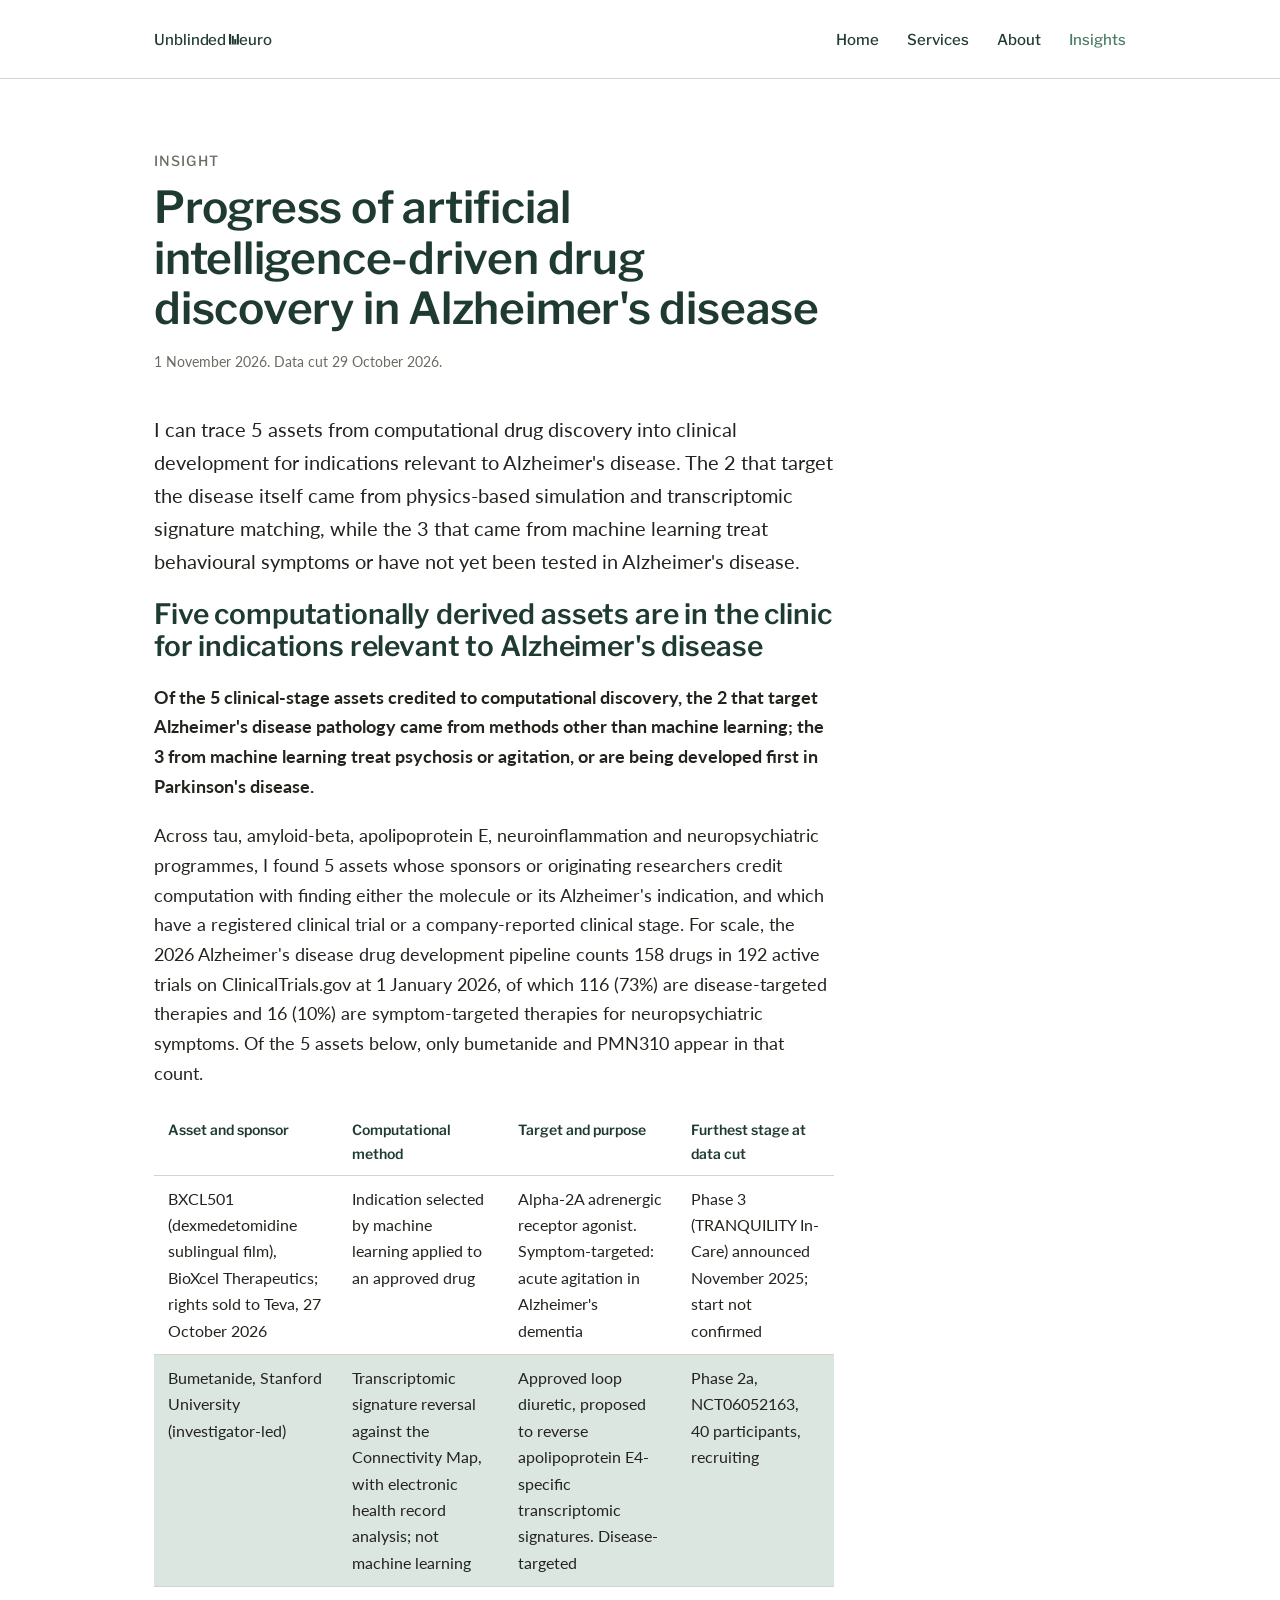
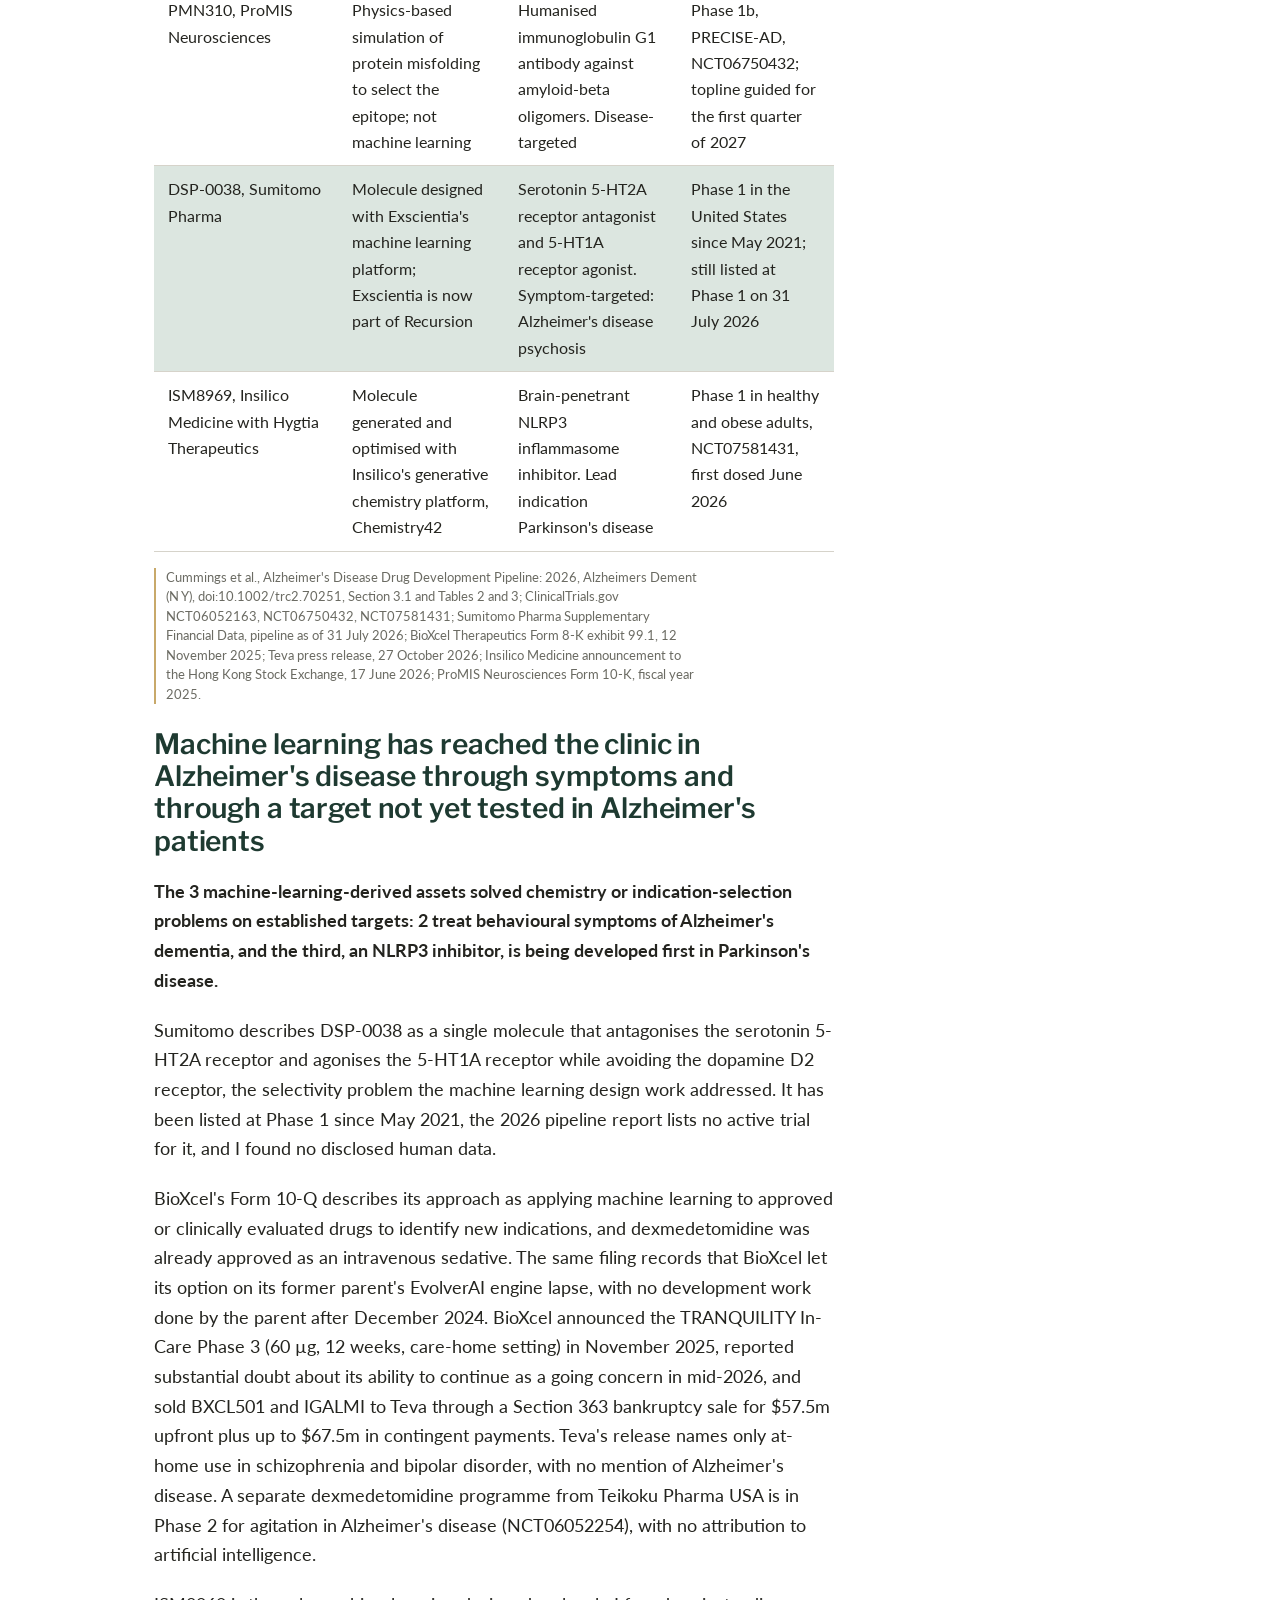
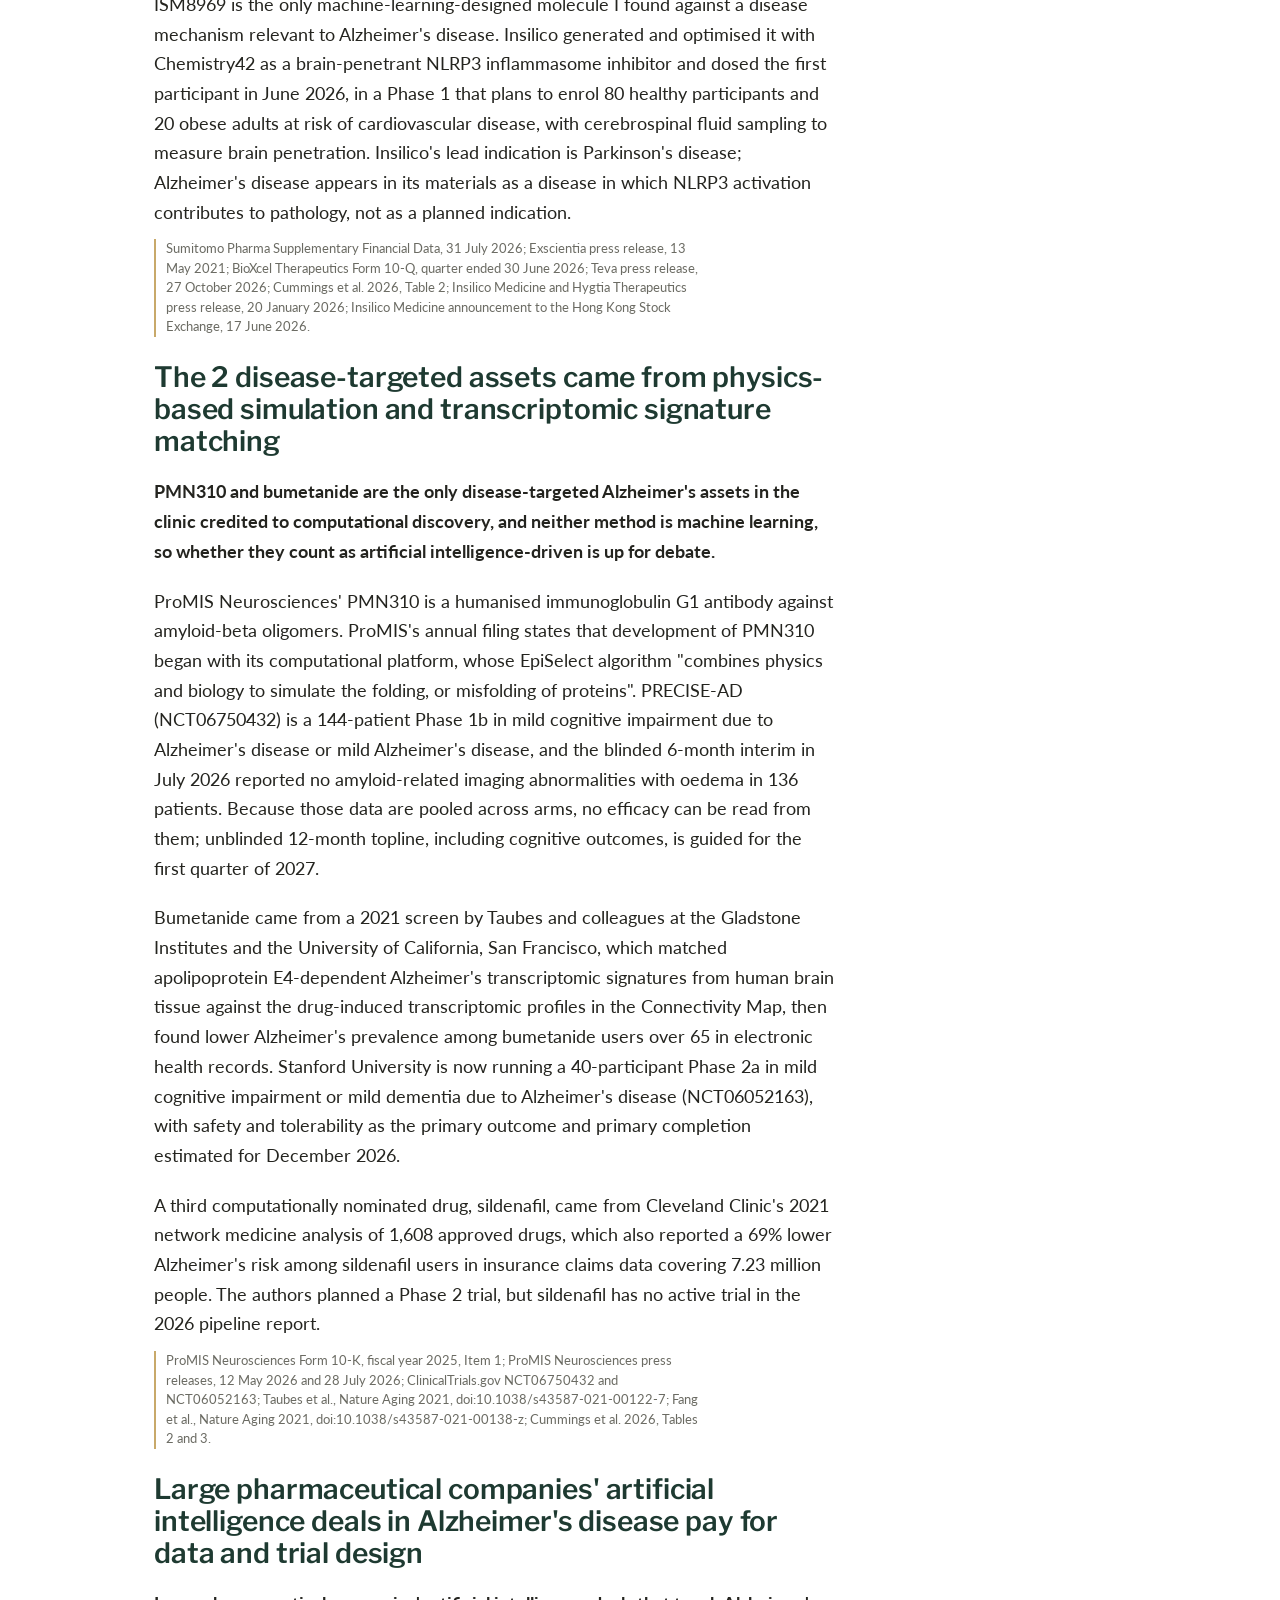
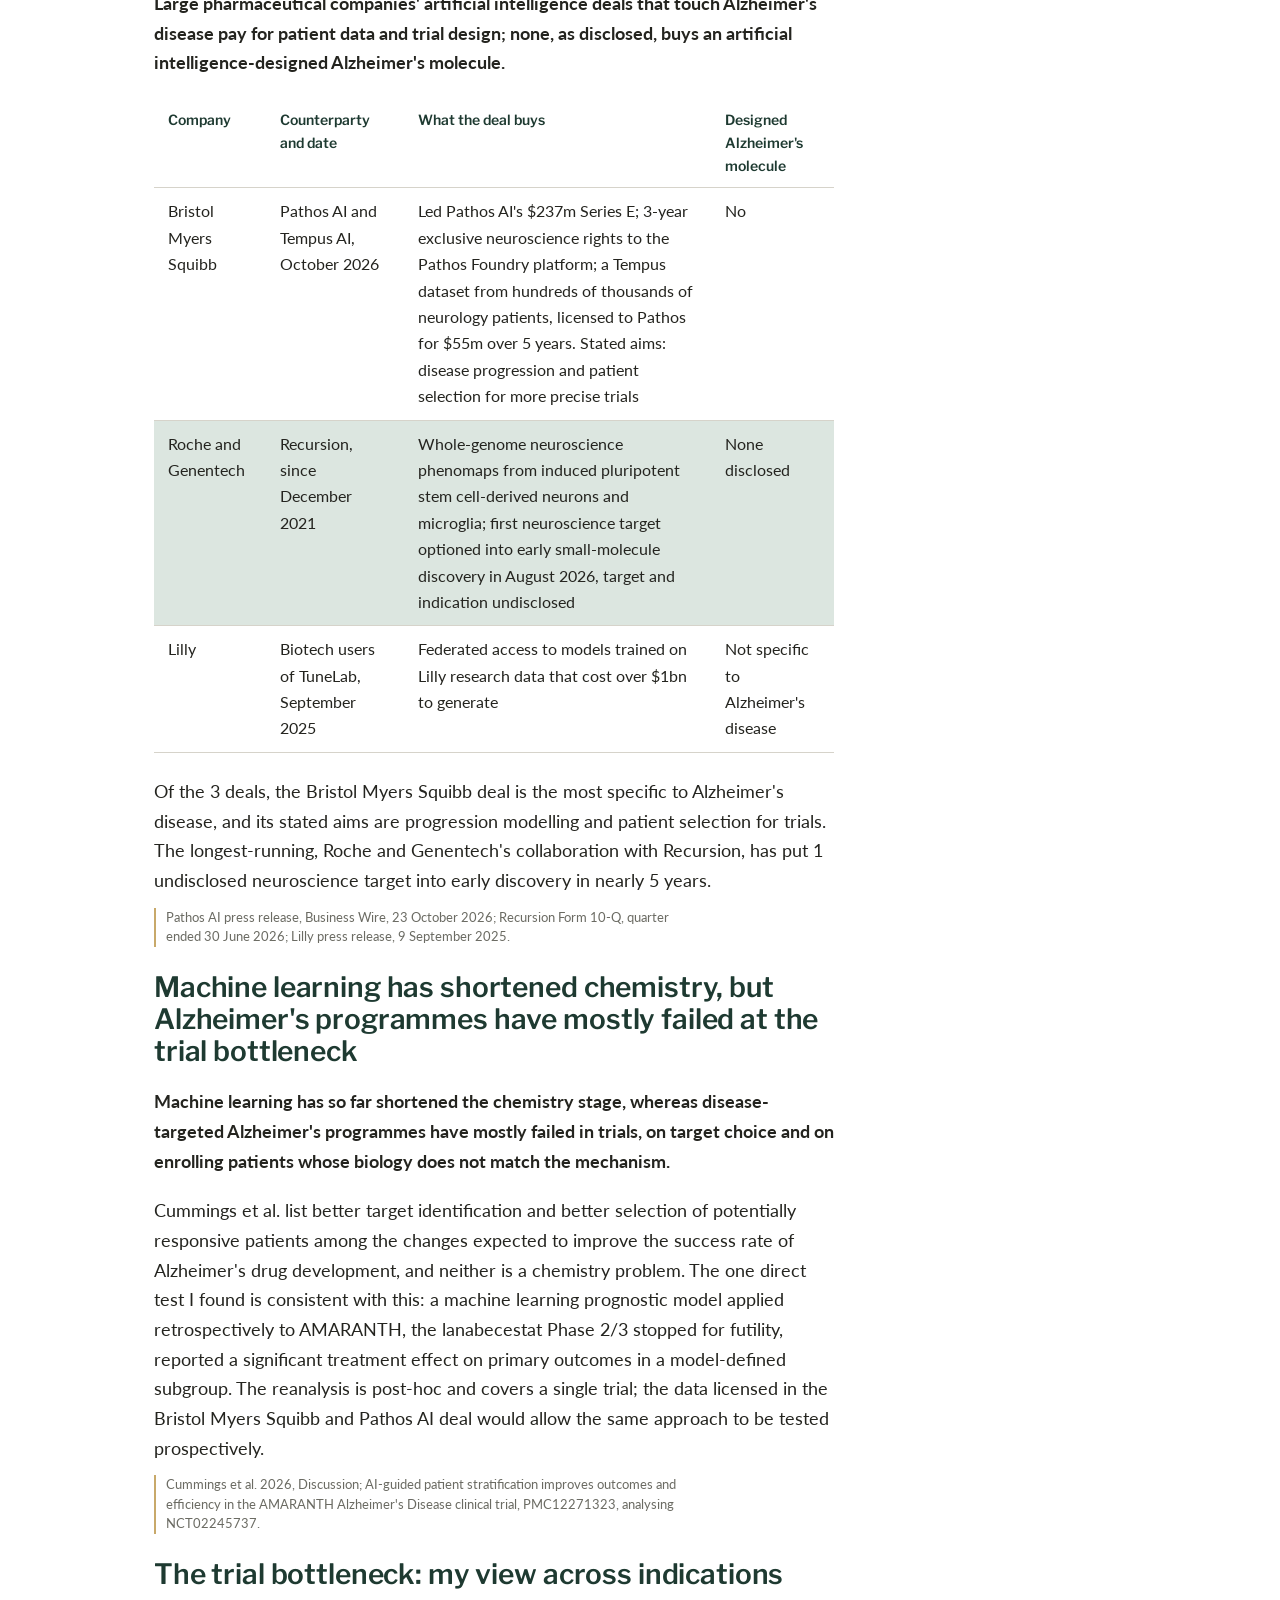
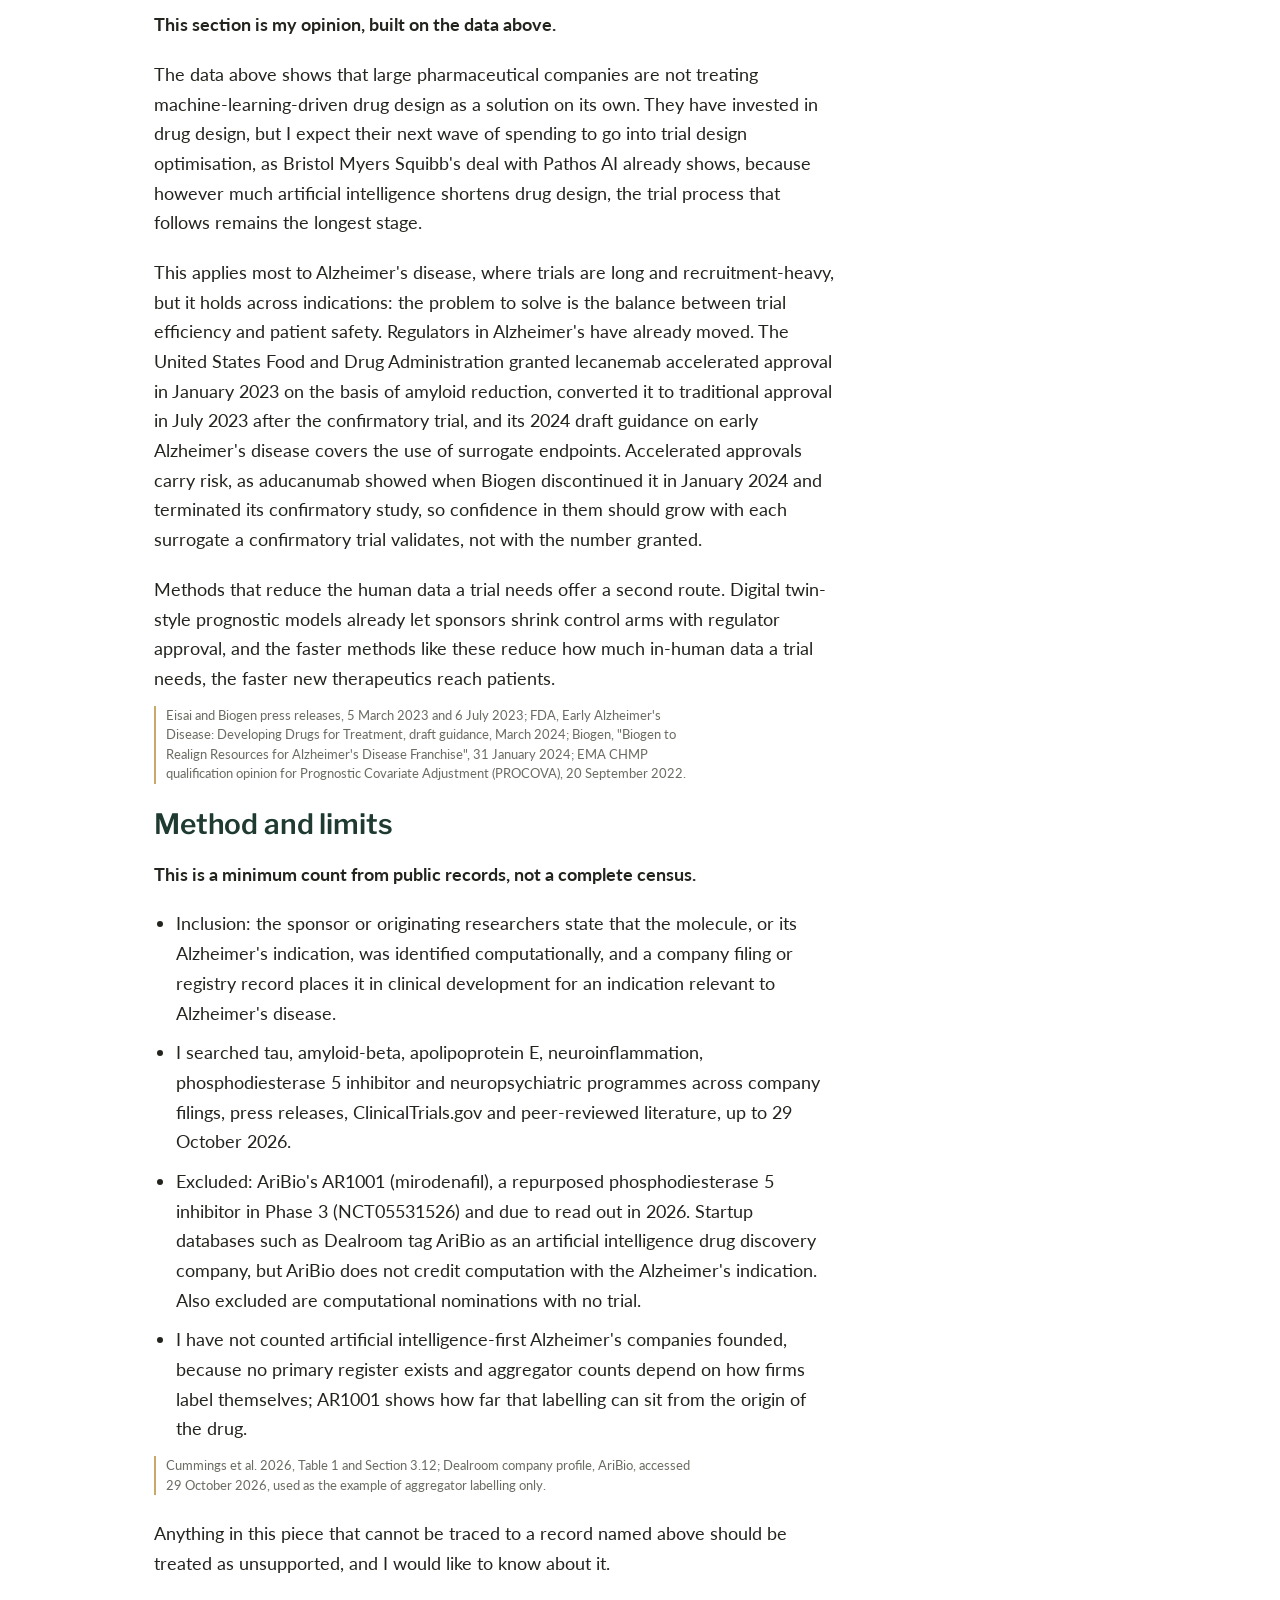
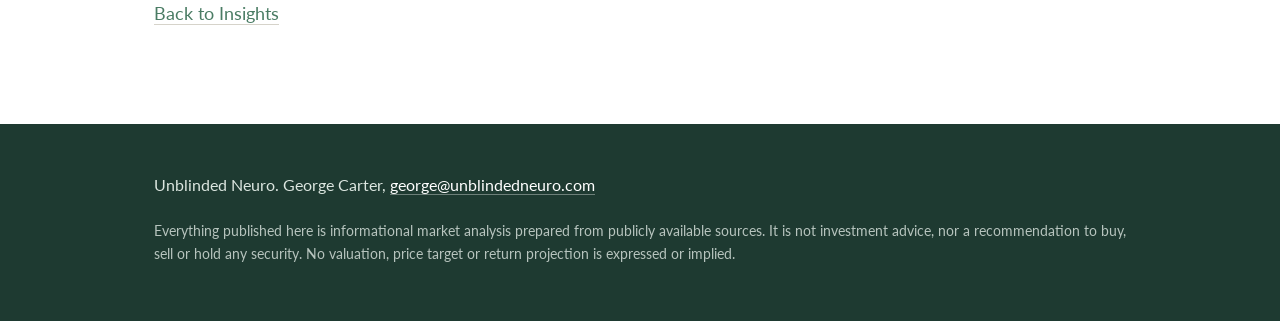
<file: insights/ai-drug-discovery-alzheimers.html>
<!DOCTYPE html>
<html lang="en-GB">
<head>
<meta charset="utf-8">
<meta name="viewport" content="width=device-width, initial-scale=1">
<title>Progress of artificial intelligence-driven drug discovery in Alzheimer's disease | Unblinded Neuro</title>
<meta name="description" content="Five assets from computational discovery are in the clinic for indications relevant to Alzheimer's disease. The two that target the disease came from methods other than machine learning.">
<meta property="og:type" content="article">
<meta property="og:title" content="Progress of artificial intelligence-driven drug discovery in Alzheimer's disease">
<meta property="og:description" content="Five computationally derived assets are in the clinic for Alzheimer's-relevant indications. The machine learning ones treat symptoms; the disease-targeted ones came from other methods.">
<meta property="og:url" content="https://unblindedneuro.com/insights/ai-drug-discovery-alzheimers.html">
<link rel="canonical" href="https://unblindedneuro.com/insights/ai-drug-discovery-alzheimers.html">
<meta property="og:site_name" content="Unblinded Neuro">
<meta property="og:image" content="https://unblindedneuro.com/assets/og-image.png">
<meta property="og:image:width" content="1200">
<meta property="og:image:height" content="630">
<meta property="og:image:alt" content="Unblinded Neuro">
<meta name="twitter:card" content="summary_large_image">
<link rel="preconnect" href="https://fonts.googleapis.com">
<link rel="preconnect" href="https://fonts.gstatic.com" crossorigin>
<link href="https://fonts.googleapis.com/css2?family=Libre+Franklin:wght@500;600&amp;family=Lato:wght@400;700&amp;display=swap" rel="stylesheet">
<link rel="icon" href="../favicon.svg" type="image/svg+xml">
<link rel="icon" href="../favicon-32.png" sizes="32x32" type="image/png">
<link rel="stylesheet" href="../styles.css">
<script type="application/ld+json">
{
  "@context": "https://schema.org",
  "@type": "Article",
  "headline": "Progress of artificial intelligence-driven drug discovery in Alzheimer's disease",
  "datePublished": "2026-11-01",
  "dateModified": "2026-11-01",
  "inLanguage": "en-GB",
  "mainEntityOfPage": {
    "@type": "WebPage",
    "@id": "https://unblindedneuro.com/insights/ai-drug-discovery-alzheimers.html"
  },
  "image": "https://unblindedneuro.com/assets/og-image.png",
  "author": {
    "@type": "Person",
    "name": "George Carter"
  },
  "publisher": {
    "@type": "Organization",
    "name": "Unblinded Neuro",
    "url": "https://unblindedneuro.com/"
  },
  "isPartOf": {
    "@id": "https://unblindedneuro.com/#website"
  }
}
</script>
<script>
document.documentElement.className += " js";
document.addEventListener("DOMContentLoaded", function () {
  var els = document.querySelectorAll(".reveal");
  if (!("IntersectionObserver" in window)) {
    for (var i = 0; i < els.length; i++) { els[i].className += " shown"; }
    return;
  }
  var io = new IntersectionObserver(function (entries) {
    for (var i = 0; i < entries.length; i++) {
      if (entries[i].isIntersecting) {
        entries[i].target.classList.add("shown");
        io.unobserve(entries[i].target);
      }
    }
  }, { rootMargin: "0px 0px -8% 0px", threshold: 0.04 });
  for (var j = 0; j < els.length; j++) { io.observe(els[j]); }
});
</script>
</head>
<body>

<a class="skip" href="#main">Skip to content</a>

<nav class="site-nav" aria-label="Primary">
  <div class="wide">
    <a class="brand" href="../index.html" aria-label="Unblinded Neuro">Unblinded <svg class="glyph" viewBox="0 0 66 72" aria-hidden="true"><rect x="0" y="0" width="14" height="69"></rect><rect x="19" y="12" width="13" height="57"></rect><rect x="35" y="34" width="13" height="35"></rect><rect x="52" y="0" width="14" height="69"></rect><line x1="0" y1="70.5" x2="66" y2="70.5" stroke-width="3" opacity=".55"></line></svg>euro</a>
    <ul>
      <li><a href="../index.html">Home</a></li>
      <li><a href="../services.html">Services</a></li>
      <li><a href="../about.html">About</a></li>
      <li><a href="../insights.html" aria-current="page">Insights</a></li>
    </ul>
  </div>
</nav>

<main id="main">

  <article>
    <section class="hero">
      <div class="prose">
        <div class="post-head">
          <p class="eyebrow">Insight</p>
          <h1>Progress of artificial intelligence-driven drug discovery in Alzheimer's disease</h1>
          <p class="post-meta">1 November 2026. Data cut 29 October 2026.</p>
        </div>
        <p class="lede">I can trace 5 assets from computational drug discovery into clinical development for indications relevant to Alzheimer's disease. The 2 that target the disease itself came from physics-based simulation and transcriptomic signature matching, while the 3 that came from machine learning treat behavioural symptoms or have not yet been tested in Alzheimer's disease.</p>
      </div>
    </section>

    <section class="reveal">
      <div class="prose">
        <h2>Five computationally derived assets are in the clinic for indications relevant to Alzheimer's disease</h2>
        <p><strong>Of the 5 clinical-stage assets credited to computational discovery, the 2 that target Alzheimer's disease pathology came from methods other than machine learning; the 3 from machine learning treat psychosis or agitation, or are being developed first in Parkinson's disease.</strong></p>
        <p>Across tau, amyloid-beta, apolipoprotein E, neuroinflammation and neuropsychiatric programmes, I found 5 assets whose sponsors or originating researchers credit computation with finding either the molecule or its Alzheimer's indication, and which have a registered clinical trial or a company-reported clinical stage. For scale, the 2026 Alzheimer's disease drug development pipeline counts 158 drugs in 192 active trials on ClinicalTrials.gov at 1 January 2026, of which 116 (73%) are disease-targeted therapies and 16 (10%) are symptom-targeted therapies for neuropsychiatric symptoms. Of the 5 assets below, only bumetanide and PMN310 appear in that count.</p>
        <table class="stack">
          <thead>
            <tr><th scope="col">Asset and sponsor</th><th scope="col">Computational method</th><th scope="col">Target and purpose</th><th scope="col">Furthest stage at data cut</th></tr>
          </thead>
          <tbody>
            <tr><td data-label="Asset and sponsor">BXCL501 (dexmedetomidine sublingual film), BioXcel Therapeutics; rights sold to Teva, 27 October 2026</td><td data-label="Computational method">Indication selected by machine learning applied to an approved drug</td><td data-label="Target and purpose">Alpha-2A adrenergic receptor agonist. Symptom-targeted: acute agitation in Alzheimer's dementia</td><td data-label="Furthest stage at data cut">Phase 3 (TRANQUILITY In-Care) announced November 2025; start not confirmed</td></tr>
            <tr><td data-label="Asset and sponsor">Bumetanide, Stanford University (investigator-led)</td><td data-label="Computational method">Transcriptomic signature reversal against the Connectivity Map, with electronic health record analysis; not machine learning</td><td data-label="Target and purpose">Approved loop diuretic, proposed to reverse apolipoprotein E4-specific transcriptomic signatures. Disease-targeted</td><td data-label="Furthest stage at data cut">Phase 2a, NCT06052163, 40 participants, recruiting</td></tr>
            <tr><td data-label="Asset and sponsor">PMN310, ProMIS Neurosciences</td><td data-label="Computational method">Physics-based simulation of protein misfolding to select the epitope; not machine learning</td><td data-label="Target and purpose">Humanised immunoglobulin G1 antibody against amyloid-beta oligomers. Disease-targeted</td><td data-label="Furthest stage at data cut">Phase 1b, PRECISE-AD, NCT06750432; topline guided for the first quarter of 2027</td></tr>
            <tr><td data-label="Asset and sponsor">DSP-0038, Sumitomo Pharma</td><td data-label="Computational method">Molecule designed with Exscientia's machine learning platform; Exscientia is now part of Recursion</td><td data-label="Target and purpose">Serotonin 5-HT2A receptor antagonist and 5-HT1A receptor agonist. Symptom-targeted: Alzheimer's disease psychosis</td><td data-label="Furthest stage at data cut">Phase 1 in the United States since May 2021; still listed at Phase 1 on 31 July 2026</td></tr>
            <tr><td data-label="Asset and sponsor">ISM8969, Insilico Medicine with Hygtia Therapeutics</td><td data-label="Computational method">Molecule generated and optimised with Insilico's generative chemistry platform, Chemistry42</td><td data-label="Target and purpose">Brain-penetrant NLRP3 inflammasome inhibitor. Lead indication Parkinson's disease</td><td data-label="Furthest stage at data cut">Phase 1 in healthy and obese adults, NCT07581431, first dosed June 2026</td></tr>
          </tbody>
        </table>
        <p class="src">Cummings et al., Alzheimer's Disease Drug Development Pipeline: 2026, Alzheimers Dement (N Y), doi:10.1002/trc2.70251, Section 3.1 and Tables 2 and 3; ClinicalTrials.gov NCT06052163, NCT06750432, NCT07581431; Sumitomo Pharma Supplementary Financial Data, pipeline as of 31 July 2026; BioXcel Therapeutics Form 8-K exhibit 99.1, 12 November 2025; Teva press release, 27 October 2026; Insilico Medicine announcement to the Hong Kong Stock Exchange, 17 June 2026; ProMIS Neurosciences Form 10-K, fiscal year 2025.</p>
      </div>
    </section>

    <section class="reveal">
      <div class="prose">
        <h2>Machine learning has reached the clinic in Alzheimer's disease through symptoms and through a target not yet tested in Alzheimer's patients</h2>
        <p><strong>The 3 machine-learning-derived assets solved chemistry or indication-selection problems on established targets: 2 treat behavioural symptoms of Alzheimer's dementia, and the third, an NLRP3 inhibitor, is being developed first in Parkinson's disease.</strong></p>
        <p>Sumitomo describes DSP-0038 as a single molecule that antagonises the serotonin 5-HT2A receptor and agonises the 5-HT1A receptor while avoiding the dopamine D2 receptor, the selectivity problem the machine learning design work addressed. It has been listed at Phase 1 since May 2021, the 2026 pipeline report lists no active trial for it, and I found no disclosed human data.</p>
        <p>BioXcel's Form 10-Q describes its approach as applying machine learning to approved or clinically evaluated drugs to identify new indications, and dexmedetomidine was already approved as an intravenous sedative. The same filing records that BioXcel let its option on its former parent's EvolverAI engine lapse, with no development work done by the parent after December 2024. BioXcel announced the TRANQUILITY In-Care Phase 3 (60 µg, 12 weeks, care-home setting) in November 2025, reported substantial doubt about its ability to continue as a going concern in mid-2026, and sold BXCL501 and IGALMI to Teva through a Section 363 bankruptcy sale for $57.5m upfront plus up to $67.5m in contingent payments. Teva's release names only at-home use in schizophrenia and bipolar disorder, with no mention of Alzheimer's disease. A separate dexmedetomidine programme from Teikoku Pharma USA is in Phase 2 for agitation in Alzheimer's disease (NCT06052254), with no attribution to artificial intelligence.</p>
        <p>ISM8969 is the only machine-learning-designed molecule I found against a disease mechanism relevant to Alzheimer's disease. Insilico generated and optimised it with Chemistry42 as a brain-penetrant NLRP3 inflammasome inhibitor and dosed the first participant in June 2026, in a Phase 1 that plans to enrol 80 healthy participants and 20 obese adults at risk of cardiovascular disease, with cerebrospinal fluid sampling to measure brain penetration. Insilico's lead indication is Parkinson's disease; Alzheimer's disease appears in its materials as a disease in which NLRP3 activation contributes to pathology, not as a planned indication.</p>
        <p class="src">Sumitomo Pharma Supplementary Financial Data, 31 July 2026; Exscientia press release, 13 May 2021; BioXcel Therapeutics Form 10-Q, quarter ended 30 June 2026; Teva press release, 27 October 2026; Cummings et al. 2026, Table 2; Insilico Medicine and Hygtia Therapeutics press release, 20 January 2026; Insilico Medicine announcement to the Hong Kong Stock Exchange, 17 June 2026.</p>
      </div>
    </section>

    <section class="reveal">
      <div class="prose">
        <h2>The 2 disease-targeted assets came from physics-based simulation and transcriptomic signature matching</h2>
        <p><strong>PMN310 and bumetanide are the only disease-targeted Alzheimer's assets in the clinic credited to computational discovery, and neither method is machine learning, so whether they count as artificial intelligence-driven is up for debate.</strong></p>
        <p>ProMIS Neurosciences' PMN310 is a humanised immunoglobulin G1 antibody against amyloid-beta oligomers. ProMIS's annual filing states that development of PMN310 began with its computational platform, whose EpiSelect algorithm "combines physics and biology to simulate the folding, or misfolding of proteins". PRECISE-AD (NCT06750432) is a 144-patient Phase 1b in mild cognitive impairment due to Alzheimer's disease or mild Alzheimer's disease, and the blinded 6-month interim in July 2026 reported no amyloid-related imaging abnormalities with oedema in 136 patients. Because those data are pooled across arms, no efficacy can be read from them; unblinded 12-month topline, including cognitive outcomes, is guided for the first quarter of 2027.</p>
        <p>Bumetanide came from a 2021 screen by Taubes and colleagues at the Gladstone Institutes and the University of California, San Francisco, which matched apolipoprotein E4-dependent Alzheimer's transcriptomic signatures from human brain tissue against the drug-induced transcriptomic profiles in the Connectivity Map, then found lower Alzheimer's prevalence among bumetanide users over 65 in electronic health records. Stanford University is now running a 40-participant Phase 2a in mild cognitive impairment or mild dementia due to Alzheimer's disease (NCT06052163), with safety and tolerability as the primary outcome and primary completion estimated for December 2026.</p>
        <p>A third computationally nominated drug, sildenafil, came from Cleveland Clinic's 2021 network medicine analysis of 1,608 approved drugs, which also reported a 69% lower Alzheimer's risk among sildenafil users in insurance claims data covering 7.23 million people. The authors planned a Phase 2 trial, but sildenafil has no active trial in the 2026 pipeline report.</p>
        <p class="src">ProMIS Neurosciences Form 10-K, fiscal year 2025, Item 1; ProMIS Neurosciences press releases, 12 May 2026 and 28 July 2026; ClinicalTrials.gov NCT06750432 and NCT06052163; Taubes et al., Nature Aging 2021, doi:10.1038/s43587-021-00122-7; Fang et al., Nature Aging 2021, doi:10.1038/s43587-021-00138-z; Cummings et al. 2026, Tables 2 and 3.</p>
      </div>
    </section>

    <section class="reveal">
      <div class="prose">
        <h2>Large pharmaceutical companies' artificial intelligence deals in Alzheimer's disease pay for data and trial design</h2>
        <p><strong>Large pharmaceutical companies' artificial intelligence deals that touch Alzheimer's disease pay for patient data and trial design; none, as disclosed, buys an artificial intelligence-designed Alzheimer's molecule.</strong></p>
        <table class="stack">
          <thead>
            <tr><th scope="col">Company</th><th scope="col">Counterparty and date</th><th scope="col">What the deal buys</th><th scope="col">Designed Alzheimer's molecule</th></tr>
          </thead>
          <tbody>
            <tr><td data-label="Company">Bristol Myers Squibb</td><td data-label="Counterparty and date">Pathos AI and Tempus AI, October 2026</td><td data-label="What the deal buys">Led Pathos AI's $237m Series E; 3-year exclusive neuroscience rights to the Pathos Foundry platform; a Tempus dataset from hundreds of thousands of neurology patients, licensed to Pathos for $55m over 5 years. Stated aims: disease progression and patient selection for more precise trials</td><td data-label="Designed Alzheimer's molecule">No</td></tr>
            <tr><td data-label="Company">Roche and Genentech</td><td data-label="Counterparty and date">Recursion, since December 2021</td><td data-label="What the deal buys">Whole-genome neuroscience phenomaps from induced pluripotent stem cell-derived neurons and microglia; first neuroscience target optioned into early small-molecule discovery in August 2026, target and indication undisclosed</td><td data-label="Designed Alzheimer's molecule">None disclosed</td></tr>
            <tr><td data-label="Company">Lilly</td><td data-label="Counterparty and date">Biotech users of TuneLab, September 2025</td><td data-label="What the deal buys">Federated access to models trained on Lilly research data that cost over $1bn to generate</td><td data-label="Designed Alzheimer's molecule">Not specific to Alzheimer's disease</td></tr>
          </tbody>
        </table>
        <p>Of the 3 deals, the Bristol Myers Squibb deal is the most specific to Alzheimer's disease, and its stated aims are progression modelling and patient selection for trials. The longest-running, Roche and Genentech's collaboration with Recursion, has put 1 undisclosed neuroscience target into early discovery in nearly 5 years.</p>
        <p class="src">Pathos AI press release, Business Wire, 23 October 2026; Recursion Form 10-Q, quarter ended 30 June 2026; Lilly press release, 9 September 2025.</p>
      </div>
    </section>

    <section class="reveal">
      <div class="prose">
        <h2>Machine learning has shortened chemistry, but Alzheimer's programmes have mostly failed at the trial bottleneck</h2>
        <p><strong>Machine learning has so far shortened the chemistry stage, whereas disease-targeted Alzheimer's programmes have mostly failed in trials, on target choice and on enrolling patients whose biology does not match the mechanism.</strong></p>
        <p>Cummings et al. list better target identification and better selection of potentially responsive patients among the changes expected to improve the success rate of Alzheimer's drug development, and neither is a chemistry problem. The one direct test I found is consistent with this: a machine learning prognostic model applied retrospectively to AMARANTH, the lanabecestat Phase 2/3 stopped for futility, reported a significant treatment effect on primary outcomes in a model-defined subgroup. The reanalysis is post-hoc and covers a single trial; the data licensed in the Bristol Myers Squibb and Pathos AI deal would allow the same approach to be tested prospectively.</p>
        <p class="src">Cummings et al. 2026, Discussion; AI-guided patient stratification improves outcomes and efficiency in the AMARANTH Alzheimer's Disease clinical trial, PMC12271323, analysing NCT02245737.</p>
      </div>
    </section>

    <section class="reveal">
      <div class="prose">
        <h2>The trial bottleneck: my view across indications</h2>
        <p><strong>This section is my opinion, built on the data above.</strong></p>
        <p>The data above shows that large pharmaceutical companies are not treating machine-learning-driven drug design as a solution on its own. They have invested in drug design, but I expect their next wave of spending to go into trial design optimisation, as Bristol Myers Squibb's deal with Pathos AI already shows, because however much artificial intelligence shortens drug design, the trial process that follows remains the longest stage.</p>
        <p>This applies most to Alzheimer's disease, where trials are long and recruitment-heavy, but it holds across indications: the problem to solve is the balance between trial efficiency and patient safety. Regulators in Alzheimer's have already moved. The United States Food and Drug Administration granted lecanemab accelerated approval in January 2023 on the basis of amyloid reduction, converted it to traditional approval in July 2023 after the confirmatory trial, and its 2024 draft guidance on early Alzheimer's disease covers the use of surrogate endpoints. Accelerated approvals carry risk, as aducanumab showed when Biogen discontinued it in January 2024 and terminated its confirmatory study, so confidence in them should grow with each surrogate a confirmatory trial validates, not with the number granted.</p>
        <p>Methods that reduce the human data a trial needs offer a second route. Digital twin-style prognostic models already let sponsors shrink control arms with regulator approval, and the faster methods like these reduce how much in-human data a trial needs, the faster new therapeutics reach patients.</p>
        <p class="src">Eisai and Biogen press releases, 5 March 2023 and 6 July 2023; FDA, Early Alzheimer's Disease: Developing Drugs for Treatment, draft guidance, March 2024; Biogen, "Biogen to Realign Resources for Alzheimer's Disease Franchise", 31 January 2024; EMA CHMP qualification opinion for Prognostic Covariate Adjustment (PROCOVA), 20 September 2022.</p>
      </div>
    </section>

    <section class="reveal">
      <div class="prose">
        <h2>Method and limits</h2>
        <p><strong>This is a minimum count from public records, not a complete census.</strong></p>
        <ul class="plain">
          <li>Inclusion: the sponsor or originating researchers state that the molecule, or its Alzheimer's indication, was identified computationally, and a company filing or registry record places it in clinical development for an indication relevant to Alzheimer's disease.</li>
          <li>I searched tau, amyloid-beta, apolipoprotein E, neuroinflammation, phosphodiesterase 5 inhibitor and neuropsychiatric programmes across company filings, press releases, ClinicalTrials.gov and peer-reviewed literature, up to 29 October 2026.</li>
          <li>Excluded: AriBio's AR1001 (mirodenafil), a repurposed phosphodiesterase 5 inhibitor in Phase 3 (NCT05531526) and due to read out in 2026. Startup databases such as Dealroom tag AriBio as an artificial intelligence drug discovery company, but AriBio does not credit computation with the Alzheimer's indication. Also excluded are computational nominations with no trial.</li>
          <li>I have not counted artificial intelligence-first Alzheimer's companies founded, because no primary register exists and aggregator counts depend on how firms label themselves; AR1001 shows how far that labelling can sit from the origin of the drug.</li>
        </ul>
        <p class="src">Cummings et al. 2026, Table 1 and Section 3.12; Dealroom company profile, AriBio, accessed 29 October 2026, used as the example of aggregator labelling only.</p>
        <p>Anything in this piece that cannot be traced to a record named above should be treated as unsupported, and I would like to know about it.</p>
        <p><a href="../insights.html">Back to Insights</a></p>
      </div>
    </section>
  </article>

</main>

<footer class="site-foot">
  <div class="wide">
    <p>Unblinded Neuro. George Carter, <a href="mailto:george@unblindedneuro.com">george@unblindedneuro.com</a></p>
    <p class="small">Everything published here is informational market analysis prepared from publicly available sources. It is not investment advice, nor a recommendation to buy, sell or hold any security. No valuation, price target or return projection is expressed or implied.</p>
  </div>
</footer>

</body>
</html>
</file>
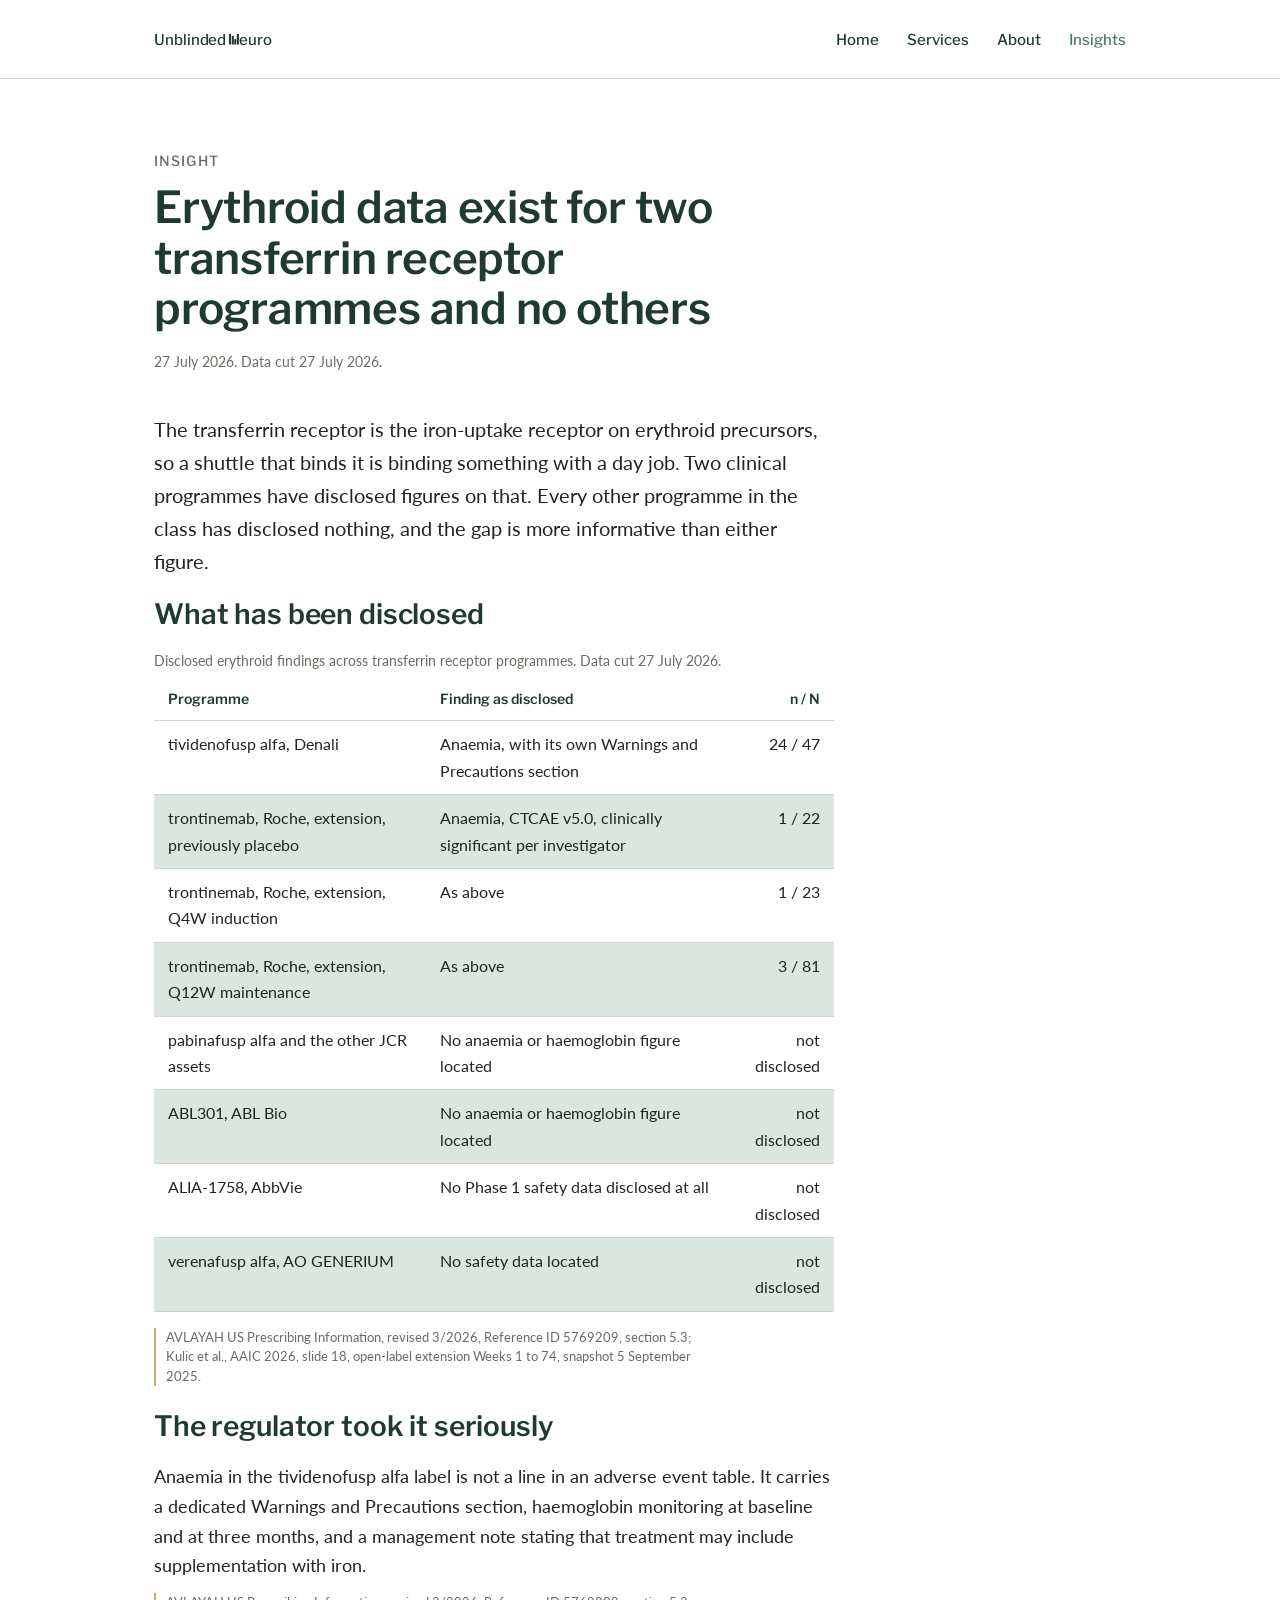
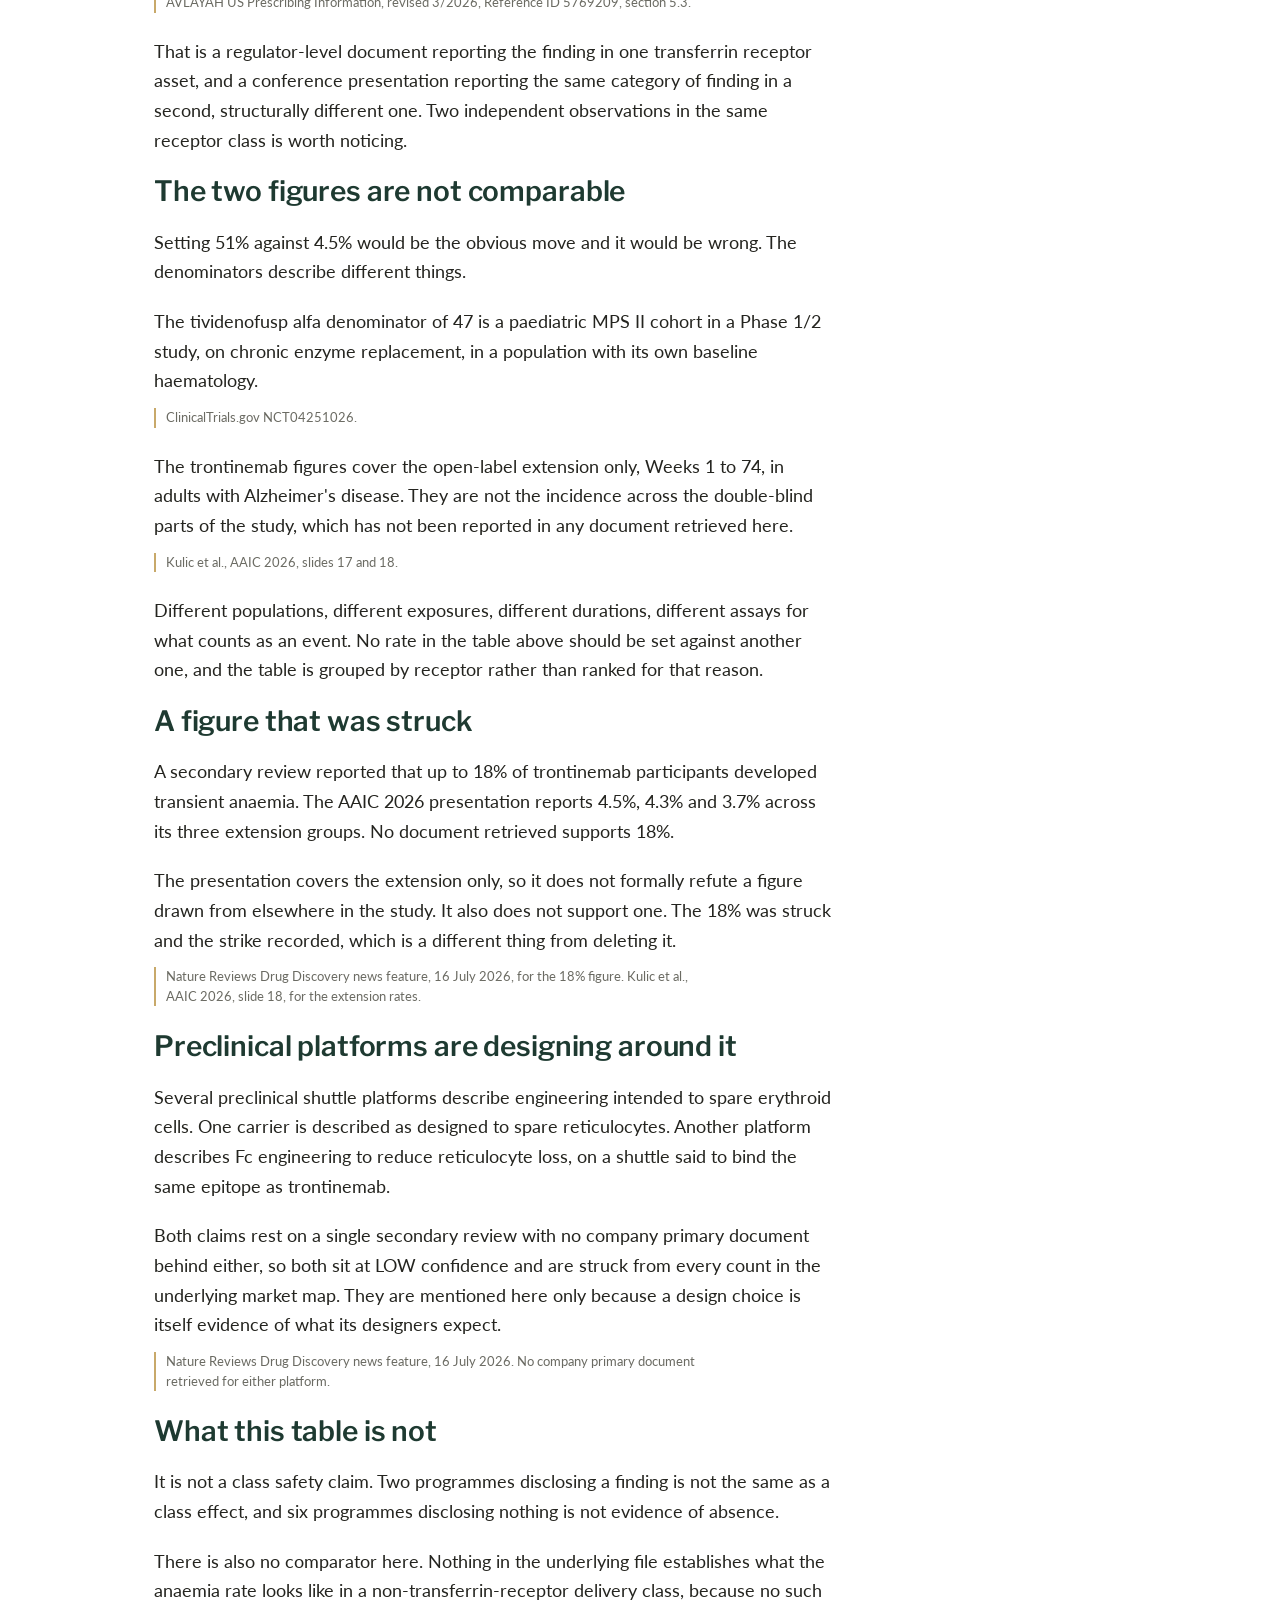
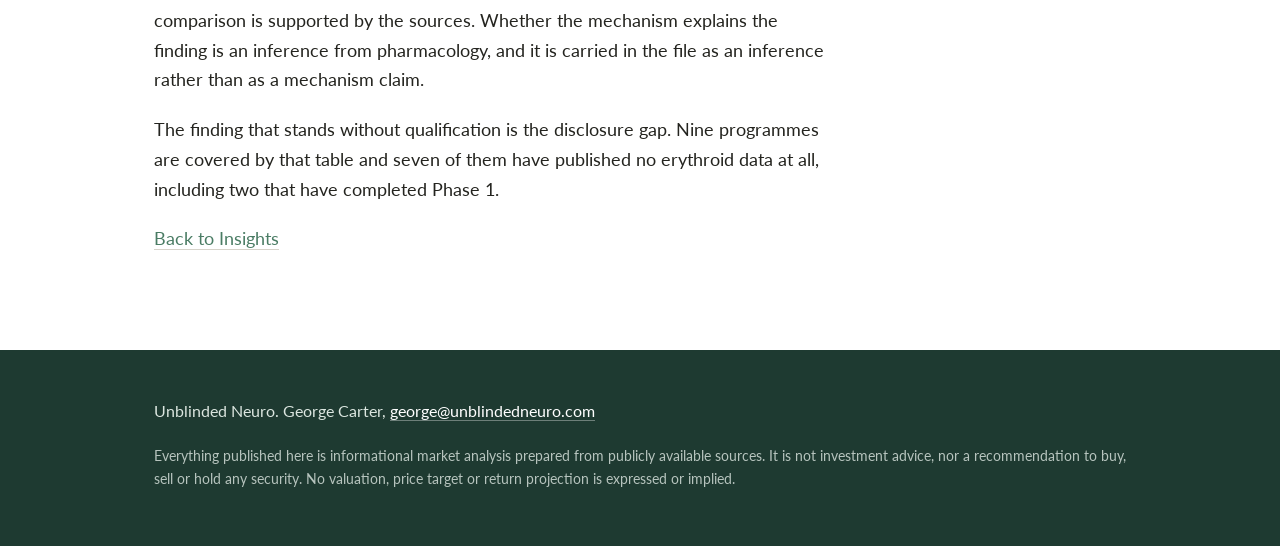
<file: insights/erythroid-signal-tfr.html>
<!DOCTYPE html>
<html lang="en-GB">
<head>
<meta charset="utf-8">
<meta name="viewport" content="width=device-width, initial-scale=1">
<title>Erythroid data exist for two transferrin receptor programmes and no others | Unblinded Neuro</title>
<meta name="description" content="A regulator label reports anaemia in 24 of 47 patients on a transferrin receptor shuttle. A conference presentation reports low single digits for another. The two are not comparable and every other programme in the class discloses nothing.">
<meta property="og:type" content="article">
<meta property="og:title" content="Erythroid data exist for two transferrin receptor programmes and no others">
<meta property="og:description" content="What the disclosed anaemia figures in TfR shuttles do and do not support.">
<meta property="og:url" content="https://unblindedneuro.com/insights/erythroid-signal-tfr.html">
<link rel="canonical" href="https://unblindedneuro.com/insights/erythroid-signal-tfr.html">
<meta property="og:site_name" content="Unblinded Neuro">
<meta property="og:image" content="https://unblindedneuro.com/assets/og-image.png">
<meta property="og:image:width" content="1200">
<meta property="og:image:height" content="630">
<meta property="og:image:alt" content="Unblinded Neuro">
<meta name="twitter:card" content="summary_large_image">
<link rel="preconnect" href="https://fonts.googleapis.com">
<link rel="preconnect" href="https://fonts.gstatic.com" crossorigin>
<link href="https://fonts.googleapis.com/css2?family=Libre+Franklin:wght@500;600&amp;family=Lato:wght@400;700&amp;display=swap" rel="stylesheet">
<link rel="icon" href="../favicon.svg" type="image/svg+xml">
<link rel="icon" href="../favicon-32.png" sizes="32x32" type="image/png">
<link rel="stylesheet" href="../styles.css">
<script type="application/ld+json">
{
  "@context": "https://schema.org",
  "@type": "Article",
  "headline": "Erythroid data exist for two transferrin receptor programmes and no others",
  "datePublished": "2026-07-27",
  "dateModified": "2026-07-30",
  "inLanguage": "en-GB",
  "mainEntityOfPage": {
    "@type": "WebPage",
    "@id": "https://unblindedneuro.com/insights/erythroid-signal-tfr.html"
  },
  "image": "https://unblindedneuro.com/assets/og-image.png",
  "author": {
    "@type": "Person",
    "name": "George Carter"
  },
  "publisher": {
    "@type": "Organization",
    "name": "Unblinded Neuro",
    "url": "https://unblindedneuro.com/"
  },
  "isPartOf": {
    "@id": "https://unblindedneuro.com/#website"
  }
}
</script>
<script>
document.documentElement.className += " js";
document.addEventListener("DOMContentLoaded", function () {
  var els = document.querySelectorAll(".reveal");
  if (!("IntersectionObserver" in window)) {
    for (var i = 0; i < els.length; i++) { els[i].className += " shown"; }
    return;
  }
  var io = new IntersectionObserver(function (entries) {
    for (var i = 0; i < entries.length; i++) {
      if (entries[i].isIntersecting) {
        entries[i].target.classList.add("shown");
        io.unobserve(entries[i].target);
      }
    }
  }, { rootMargin: "0px 0px -8% 0px", threshold: 0.04 });
  for (var j = 0; j < els.length; j++) { io.observe(els[j]); }
});
</script>
</head>
<body>

<a class="skip" href="#main">Skip to content</a>

<nav class="site-nav" aria-label="Primary">
  <div class="wide">
    <a class="brand" href="../index.html" aria-label="Unblinded Neuro">Unblinded <svg class="glyph" viewBox="0 0 66 72" aria-hidden="true"><rect x="0" y="0" width="14" height="69"></rect><rect x="19" y="12" width="13" height="57"></rect><rect x="35" y="34" width="13" height="35"></rect><rect x="52" y="0" width="14" height="69"></rect><line x1="0" y1="70.5" x2="66" y2="70.5" stroke-width="3" opacity=".55"></line></svg>euro</a>
    <ul>
      <li><a href="../index.html">Home</a></li>
      <li><a href="../services.html">Services</a></li>
      <li><a href="../about.html">About</a></li>
      <li><a href="../insights.html" aria-current="page">Insights</a></li>
    </ul>
  </div>
</nav>

<main id="main">

  <article>
    <section class="hero">
      <div class="prose">
        <div class="post-head">
          <p class="eyebrow">Insight</p>
          <h1>Erythroid data exist for two transferrin receptor programmes and no others</h1>
          <p class="post-meta">27 July 2026. Data cut 27 July 2026.</p>
        </div>
        <p class="lede">The transferrin receptor is the iron-uptake receptor on erythroid precursors, so a shuttle that binds it is binding something with a day job. Two clinical programmes have disclosed figures on that. Every other programme in the class has disclosed nothing, and the gap is more informative than either figure.</p>
      </div>
    </section>

    <section class="reveal">
      <div class="prose">
        <h2>What has been disclosed</h2>
        <table>
          <caption class="caption">Disclosed erythroid findings across transferrin receptor programmes. Data cut 27 July 2026.</caption>
          <thead>
            <tr>
              <th scope="col">Programme</th>
              <th scope="col">Finding as disclosed</th>
              <th scope="col" class="num">n / N</th>
            </tr>
          </thead>
          <tbody>
            <tr><td>tividenofusp alfa, Denali</td><td>Anaemia, with its own Warnings and Precautions section</td><td class="num">24 / 47</td></tr>
            <tr><td>trontinemab, Roche, extension, previously placebo</td><td>Anaemia, CTCAE v5.0, clinically significant per investigator</td><td class="num">1 / 22</td></tr>
            <tr><td>trontinemab, Roche, extension, Q4W induction</td><td>As above</td><td class="num">1 / 23</td></tr>
            <tr><td>trontinemab, Roche, extension, Q12W maintenance</td><td>As above</td><td class="num">3 / 81</td></tr>
            <tr><td>pabinafusp alfa and the other JCR assets</td><td>No anaemia or haemoglobin figure located</td><td class="num">not disclosed</td></tr>
            <tr><td>ABL301, ABL Bio</td><td>No anaemia or haemoglobin figure located</td><td class="num">not disclosed</td></tr>
            <tr><td>ALIA-1758, AbbVie</td><td>No Phase 1 safety data disclosed at all</td><td class="num">not disclosed</td></tr>
            <tr><td>verenafusp alfa, AO GENERIUM</td><td>No safety data located</td><td class="num">not disclosed</td></tr>
          </tbody>
        </table>
        <p class="src">AVLAYAH US Prescribing Information, revised 3/2026, Reference ID 5769209, section 5.3; Kulic et al., AAIC 2026, slide 18, open-label extension Weeks 1 to 74, snapshot 5 September 2025.</p>
      </div>
    </section>

    <section class="reveal">
      <div class="prose">
        <h2>The regulator took it seriously</h2>
        <p>Anaemia in the tividenofusp alfa label is not a line in an adverse event table. It carries a dedicated Warnings and Precautions section, haemoglobin monitoring at baseline and at three months, and a management note stating that treatment may include supplementation with iron.</p>
        <p class="src">AVLAYAH US Prescribing Information, revised 3/2026, Reference ID 5769209, section 5.3.</p>
        <p>That is a regulator-level document reporting the finding in one transferrin receptor asset, and a conference presentation reporting the same category of finding in a second, structurally different one. Two independent observations in the same receptor class is worth noticing.</p>
      </div>
    </section>

    <section class="reveal">
      <div class="prose">
        <h2>The two figures are not comparable</h2>
        <p>Setting 51% against 4.5% would be the obvious move and it would be wrong. The denominators describe different things.</p>
        <p>The tividenofusp alfa denominator of 47 is a paediatric MPS II cohort in a Phase 1/2 study, on chronic enzyme replacement, in a population with its own baseline haematology.</p>
        <p class="src">ClinicalTrials.gov NCT04251026.</p>
        <p>The trontinemab figures cover the open-label extension only, Weeks 1 to 74, in adults with Alzheimer's disease. They are not the incidence across the double-blind parts of the study, which has not been reported in any document retrieved here.</p>
        <p class="src">Kulic et al., AAIC 2026, slides 17 and 18.</p>
        <p>Different populations, different exposures, different durations, different assays for what counts as an event. No rate in the table above should be set against another one, and the table is grouped by receptor rather than ranked for that reason.</p>
      </div>
    </section>

    <section class="reveal">
      <div class="prose">
        <h2>A figure that was struck</h2>
        <p>A secondary review reported that up to 18% of trontinemab participants developed transient anaemia. The AAIC 2026 presentation reports 4.5%, 4.3% and 3.7% across its three extension groups. No document retrieved supports 18%.</p>
        <p>The presentation covers the extension only, so it does not formally refute a figure drawn from elsewhere in the study. It also does not support one. The 18% was struck and the strike recorded, which is a different thing from deleting it.</p>
        <p class="src">Nature Reviews Drug Discovery news feature, 16 July 2026, for the 18% figure. Kulic et al., AAIC 2026, slide 18, for the extension rates.</p>
      </div>
    </section>

    <section class="reveal">
      <div class="prose">
        <h2>Preclinical platforms are designing around it</h2>
        <p>Several preclinical shuttle platforms describe engineering intended to spare erythroid cells. One carrier is described as designed to spare reticulocytes. Another platform describes Fc engineering to reduce reticulocyte loss, on a shuttle said to bind the same epitope as trontinemab.</p>
        <p>Both claims rest on a single secondary review with no company primary document behind either, so both sit at LOW confidence and are struck from every count in the underlying market map. They are mentioned here only because a design choice is itself evidence of what its designers expect.</p>
        <p class="src">Nature Reviews Drug Discovery news feature, 16 July 2026. No company primary document retrieved for either platform.</p>
      </div>
    </section>

    <section class="reveal">
      <div class="prose">
        <h2>What this table is not</h2>
        <p>It is not a class safety claim. Two programmes disclosing a finding is not the same as a class effect, and six programmes disclosing nothing is not evidence of absence.</p>
        <p>There is also no comparator here. Nothing in the underlying file establishes what the anaemia rate looks like in a non-transferrin-receptor delivery class, because no such comparison is supported by the sources. Whether the mechanism explains the finding is an inference from pharmacology, and it is carried in the file as an inference rather than as a mechanism claim.</p>
        <p>The finding that stands without qualification is the disclosure gap. Nine programmes are covered by that table and seven of them have published no erythroid data at all, including two that have completed Phase 1.</p>
        <p><a href="../insights.html">Back to Insights</a></p>
      </div>
    </section>
  </article>

</main>

<footer class="site-foot">
  <div class="wide">
    <p>Unblinded Neuro. George Carter, <a href="mailto:george@unblindedneuro.com">george@unblindedneuro.com</a></p>
    <p class="small">Everything published here is informational market analysis prepared from publicly available sources. It is not investment advice, nor a recommendation to buy, sell or hold any security. No valuation, price target or return projection is expressed or implied.</p>
  </div>
</footer>

</body>
</html>
</file>
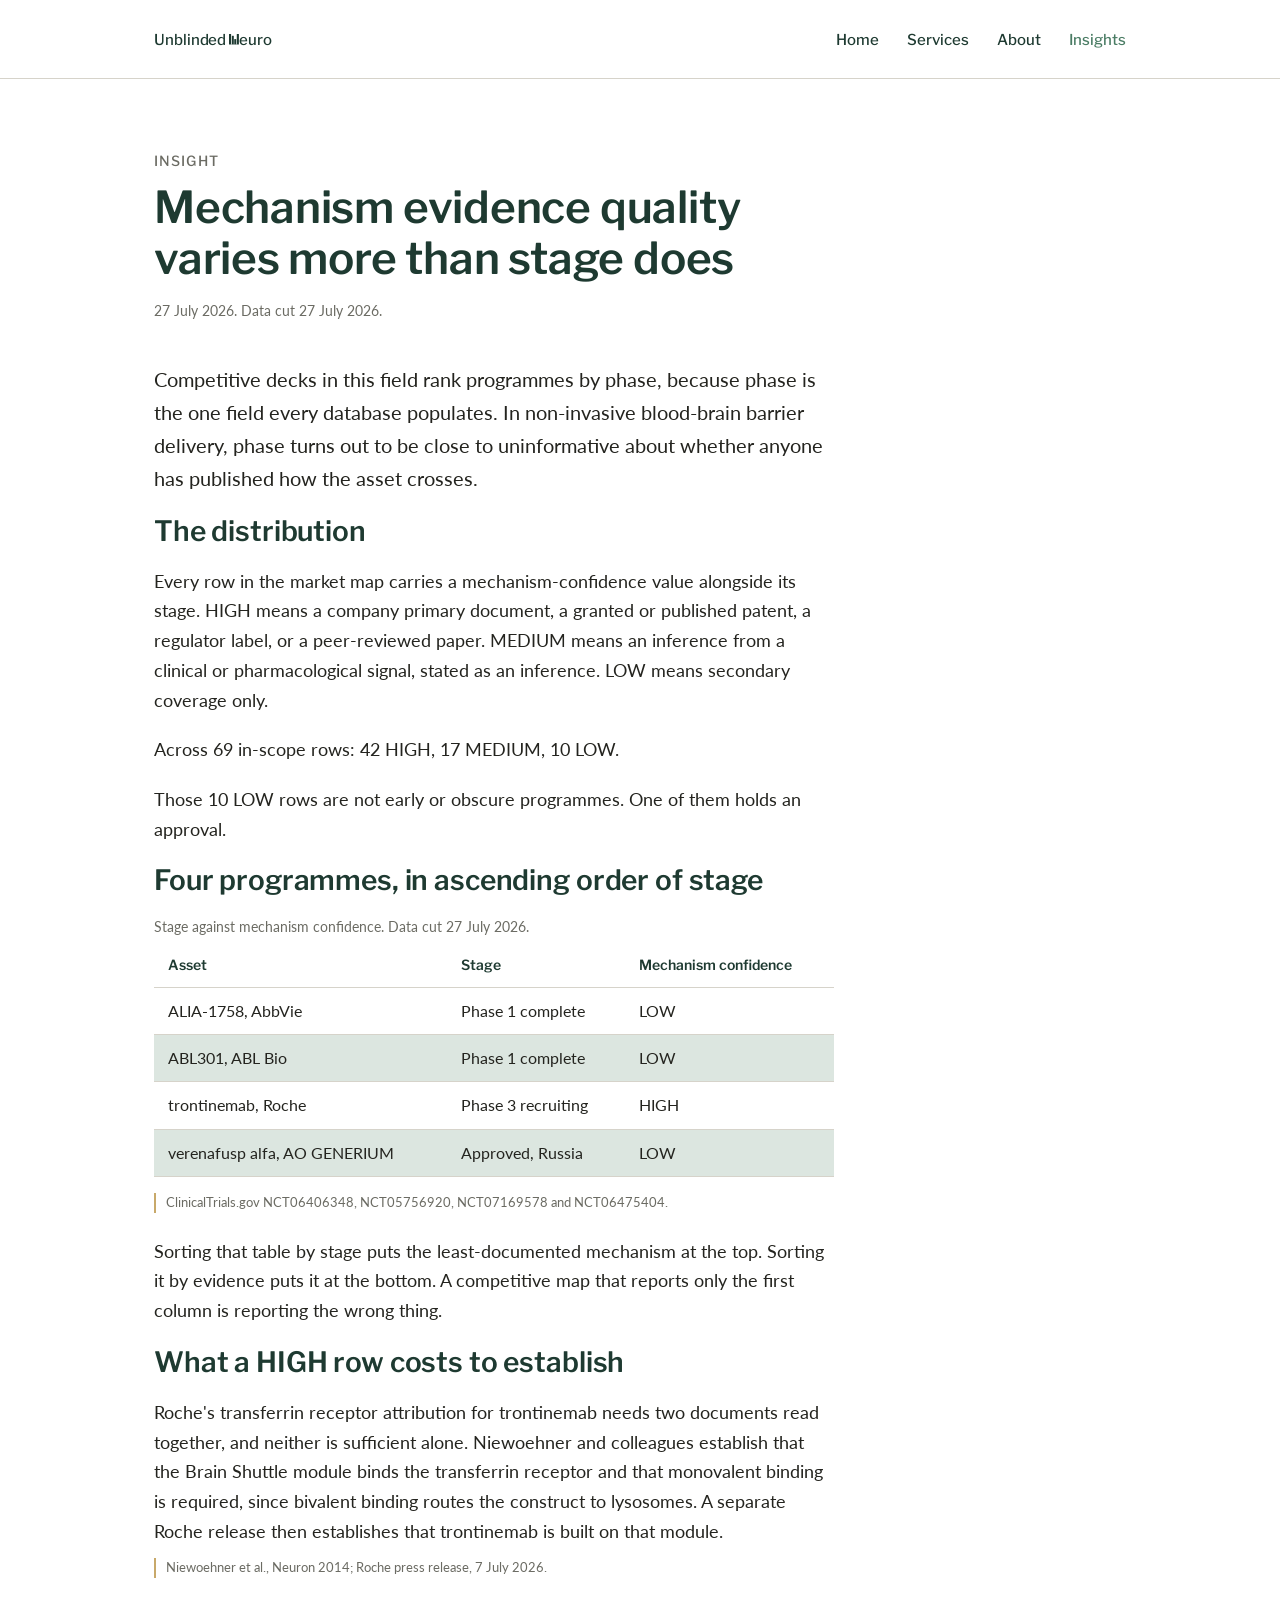
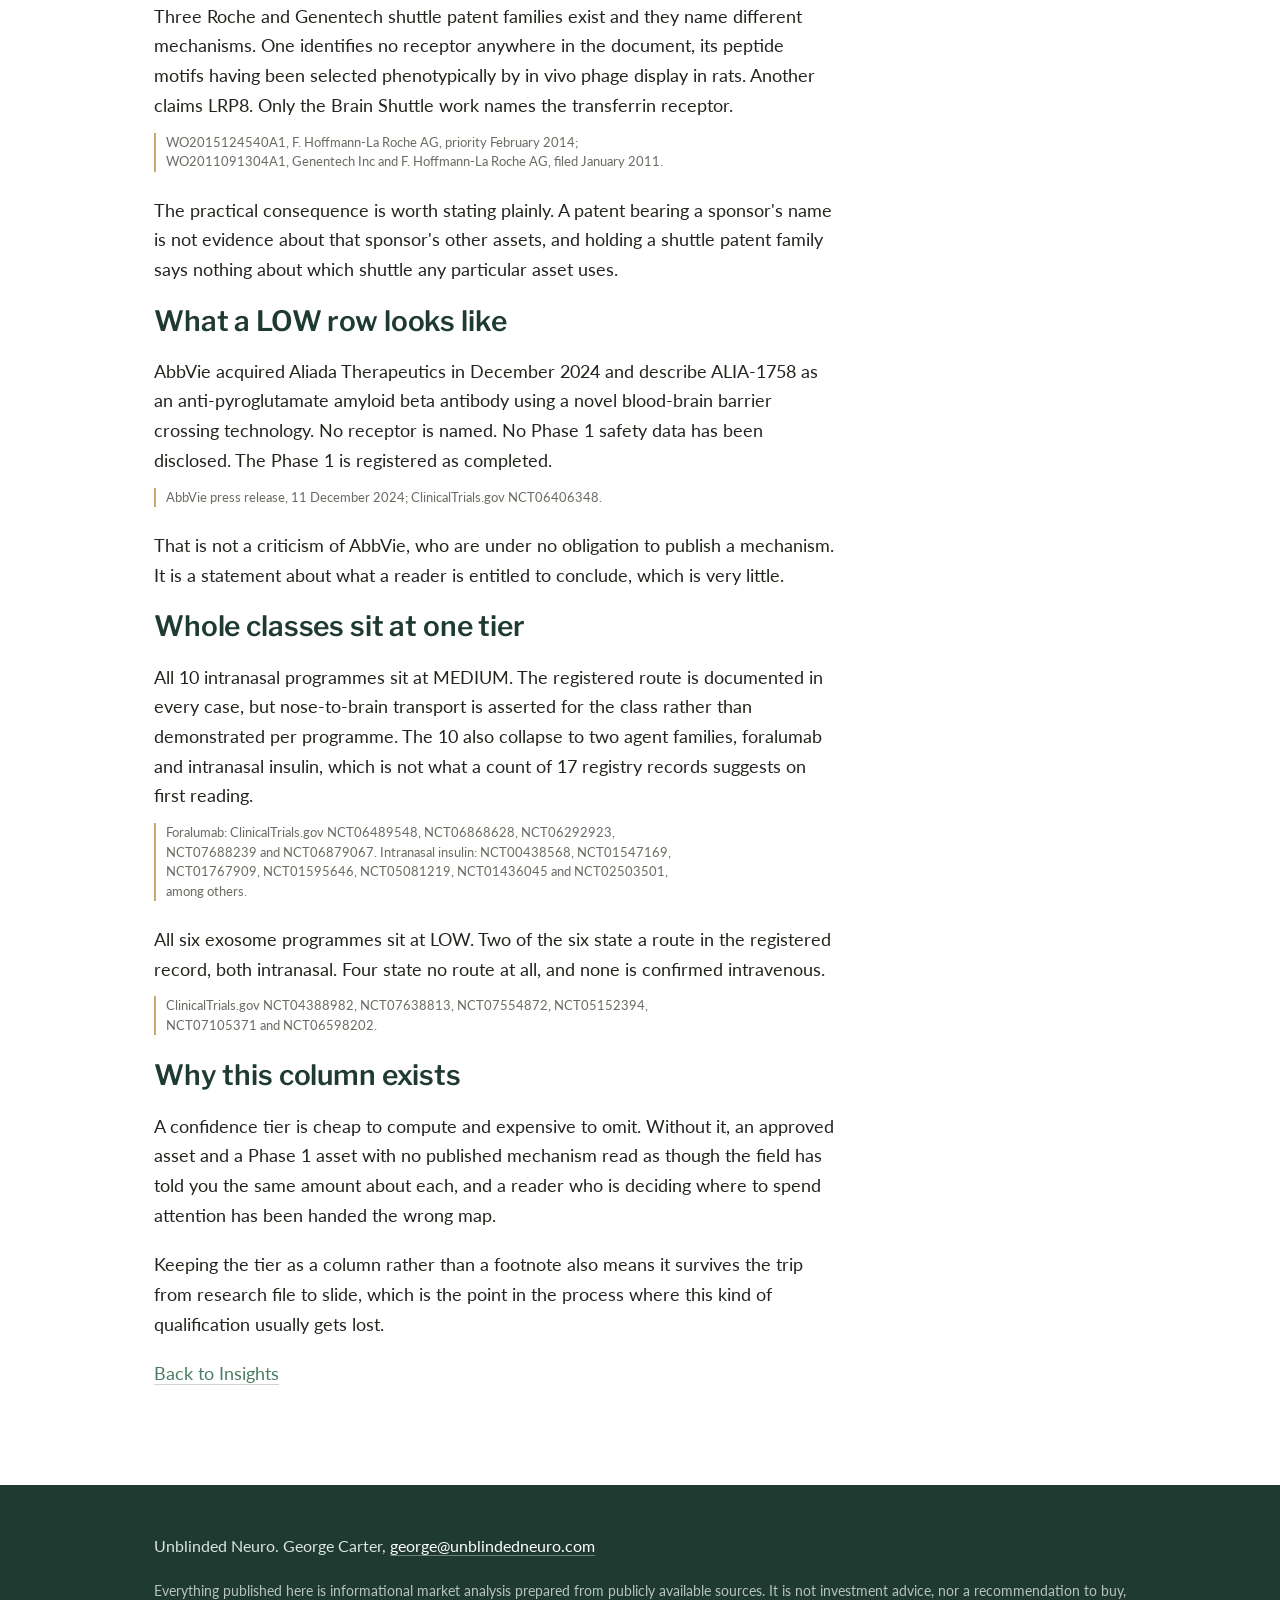
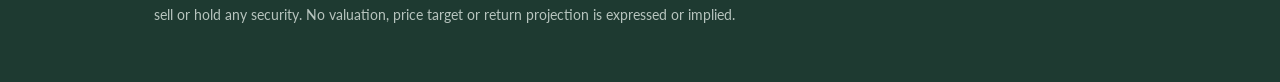
<file: insights/mechanism-evidence-quality.html>
<!DOCTYPE html>
<html lang="en-GB">
<head>
<meta charset="utf-8">
<meta name="viewport" content="width=device-width, initial-scale=1">
<title>Mechanism evidence quality varies more than stage does | Unblinded Neuro</title>
<meta name="description" content="Across 69 in-scope rows in blood-brain barrier delivery, 42 sit at HIGH mechanism confidence, 17 at MEDIUM and 10 at LOW. Stage is a poor proxy for how well a mechanism claim is supported.">
<meta property="og:type" content="article">
<meta property="og:title" content="Mechanism evidence quality varies more than stage does">
<meta property="og:description" content="An approved asset can rest on secondary coverage while a Phase 1b/2a asset rests on a regulator label and a peer-reviewed paper.">
<meta property="og:url" content="https://unblindedneuro.com/insights/mechanism-evidence-quality.html">
<link rel="canonical" href="https://unblindedneuro.com/insights/mechanism-evidence-quality.html">
<meta property="og:site_name" content="Unblinded Neuro">
<meta property="og:image" content="https://unblindedneuro.com/assets/og-image.png">
<meta property="og:image:width" content="1200">
<meta property="og:image:height" content="630">
<meta property="og:image:alt" content="Unblinded Neuro">
<meta name="twitter:card" content="summary_large_image">
<link rel="preconnect" href="https://fonts.googleapis.com">
<link rel="preconnect" href="https://fonts.gstatic.com" crossorigin>
<link href="https://fonts.googleapis.com/css2?family=Libre+Franklin:wght@500;600&amp;family=Lato:wght@400;700&amp;display=swap" rel="stylesheet">
<link rel="icon" href="../favicon.svg" type="image/svg+xml">
<link rel="icon" href="../favicon-32.png" sizes="32x32" type="image/png">
<link rel="stylesheet" href="../styles.css">
<script type="application/ld+json">
{
  "@context": "https://schema.org",
  "@type": "Article",
  "headline": "Mechanism evidence quality varies more than stage does",
  "datePublished": "2026-07-27",
  "dateModified": "2026-07-30",
  "inLanguage": "en-GB",
  "mainEntityOfPage": {
    "@type": "WebPage",
    "@id": "https://unblindedneuro.com/insights/mechanism-evidence-quality.html"
  },
  "image": "https://unblindedneuro.com/assets/og-image.png",
  "author": {
    "@type": "Person",
    "name": "George Carter"
  },
  "publisher": {
    "@type": "Organization",
    "name": "Unblinded Neuro",
    "url": "https://unblindedneuro.com/"
  },
  "isPartOf": {
    "@id": "https://unblindedneuro.com/#website"
  }
}
</script>
<script>
document.documentElement.className += " js";
document.addEventListener("DOMContentLoaded", function () {
  var els = document.querySelectorAll(".reveal");
  if (!("IntersectionObserver" in window)) {
    for (var i = 0; i < els.length; i++) { els[i].className += " shown"; }
    return;
  }
  var io = new IntersectionObserver(function (entries) {
    for (var i = 0; i < entries.length; i++) {
      if (entries[i].isIntersecting) {
        entries[i].target.classList.add("shown");
        io.unobserve(entries[i].target);
      }
    }
  }, { rootMargin: "0px 0px -8% 0px", threshold: 0.04 });
  for (var j = 0; j < els.length; j++) { io.observe(els[j]); }
});
</script>
</head>
<body>

<a class="skip" href="#main">Skip to content</a>

<nav class="site-nav" aria-label="Primary">
  <div class="wide">
    <a class="brand" href="../index.html" aria-label="Unblinded Neuro">Unblinded <svg class="glyph" viewBox="0 0 66 72" aria-hidden="true"><rect x="0" y="0" width="14" height="69"></rect><rect x="19" y="12" width="13" height="57"></rect><rect x="35" y="34" width="13" height="35"></rect><rect x="52" y="0" width="14" height="69"></rect><line x1="0" y1="70.5" x2="66" y2="70.5" stroke-width="3" opacity=".55"></line></svg>euro</a>
    <ul>
      <li><a href="../index.html">Home</a></li>
      <li><a href="../services.html">Services</a></li>
      <li><a href="../about.html">About</a></li>
      <li><a href="../insights.html" aria-current="page">Insights</a></li>
    </ul>
  </div>
</nav>

<main id="main">

  <article>
    <section class="hero">
      <div class="prose">
        <div class="post-head">
          <p class="eyebrow">Insight</p>
          <h1>Mechanism evidence quality varies more than stage does</h1>
          <p class="post-meta">27 July 2026. Data cut 27 July 2026.</p>
        </div>
        <p class="lede">Competitive decks in this field rank programmes by phase, because phase is the one field every database populates. In non-invasive blood-brain barrier delivery, phase turns out to be close to uninformative about whether anyone has published how the asset crosses.</p>
      </div>
    </section>

    <section class="reveal">
      <div class="prose">
        <h2>The distribution</h2>
        <p>Every row in the market map carries a mechanism-confidence value alongside its stage. HIGH means a company primary document, a granted or published patent, a regulator label, or a peer-reviewed paper. MEDIUM means an inference from a clinical or pharmacological signal, stated as an inference. LOW means secondary coverage only.</p>
        <p>Across 69 in-scope rows: 42 HIGH, 17 MEDIUM, 10 LOW.</p>
        <p>Those 10 LOW rows are not early or obscure programmes. One of them holds an approval.</p>
      </div>
    </section>

    <section class="reveal">
      <div class="prose">
        <h2>Four programmes, in ascending order of stage</h2>
        <table>
          <caption class="caption">Stage against mechanism confidence. Data cut 27 July 2026.</caption>
          <thead>
            <tr><th scope="col">Asset</th><th scope="col">Stage</th><th scope="col">Mechanism confidence</th></tr>
          </thead>
          <tbody>
            <tr><td>ALIA-1758, AbbVie</td><td>Phase 1 complete</td><td>LOW</td></tr>
            <tr><td>ABL301, ABL Bio</td><td>Phase 1 complete</td><td>LOW</td></tr>
            <tr><td>trontinemab, Roche</td><td>Phase 3 recruiting</td><td>HIGH</td></tr>
            <tr><td>verenafusp alfa, AO GENERIUM</td><td>Approved, Russia</td><td>LOW</td></tr>
          </tbody>
        </table>
        <p class="src">ClinicalTrials.gov NCT06406348, NCT05756920, NCT07169578 and NCT06475404.</p>
        <p>Sorting that table by stage puts the least-documented mechanism at the top. Sorting it by evidence puts it at the bottom. A competitive map that reports only the first column is reporting the wrong thing.</p>
      </div>
    </section>

    <section class="reveal">
      <div class="prose">
        <h2>What a HIGH row costs to establish</h2>
        <p>Roche's transferrin receptor attribution for trontinemab needs two documents read together, and neither is sufficient alone. Niewoehner and colleagues establish that the Brain Shuttle module binds the transferrin receptor and that monovalent binding is required, since bivalent binding routes the construct to lysosomes. A separate Roche release then establishes that trontinemab is built on that module.</p>
        <p class="src">Niewoehner et al., Neuron 2014; Roche press release, 7 July 2026.</p>
        <p>Three Roche and Genentech shuttle patent families exist and they name different mechanisms. One identifies no receptor anywhere in the document, its peptide motifs having been selected phenotypically by in vivo phage display in rats. Another claims LRP8. Only the Brain Shuttle work names the transferrin receptor.</p>
        <p class="src">WO2015124540A1, F. Hoffmann-La Roche AG, priority February 2014; WO2011091304A1, Genentech Inc and F. Hoffmann-La Roche AG, filed January 2011.</p>
        <p>The practical consequence is worth stating plainly. A patent bearing a sponsor's name is not evidence about that sponsor's other assets, and holding a shuttle patent family says nothing about which shuttle any particular asset uses.</p>
      </div>
    </section>

    <section class="reveal">
      <div class="prose">
        <h2>What a LOW row looks like</h2>
        <p>AbbVie acquired Aliada Therapeutics in December 2024 and describe ALIA-1758 as an anti-pyroglutamate amyloid beta antibody using a novel blood-brain barrier crossing technology. No receptor is named. No Phase 1 safety data has been disclosed. The Phase 1 is registered as completed.</p>
        <p class="src">AbbVie press release, 11 December 2024; ClinicalTrials.gov NCT06406348.</p>
        <p>That is not a criticism of AbbVie, who are under no obligation to publish a mechanism. It is a statement about what a reader is entitled to conclude, which is very little.</p>
      </div>
    </section>

    <section class="reveal">
      <div class="prose">
        <h2>Whole classes sit at one tier</h2>
        <p>All 10 intranasal programmes sit at MEDIUM. The registered route is documented in every case, but nose-to-brain transport is asserted for the class rather than demonstrated per programme. The 10 also collapse to two agent families, foralumab and intranasal insulin, which is not what a count of 17 registry records suggests on first reading.</p>
        <p class="src">Foralumab: ClinicalTrials.gov NCT06489548, NCT06868628, NCT06292923, NCT07688239 and NCT06879067. Intranasal insulin: NCT00438568, NCT01547169, NCT01767909, NCT01595646, NCT05081219, NCT01436045 and NCT02503501, among others.</p>
        <p>All six exosome programmes sit at LOW. Two of the six state a route in the registered record, both intranasal. Four state no route at all, and none is confirmed intravenous.</p>
        <p class="src">ClinicalTrials.gov NCT04388982, NCT07638813, NCT07554872, NCT05152394, NCT07105371 and NCT06598202.</p>
      </div>
    </section>

    <section class="reveal">
      <div class="prose">
        <h2>Why this column exists</h2>
        <p>A confidence tier is cheap to compute and expensive to omit. Without it, an approved asset and a Phase 1 asset with no published mechanism read as though the field has told you the same amount about each, and a reader who is deciding where to spend attention has been handed the wrong map.</p>
        <p>Keeping the tier as a column rather than a footnote also means it survives the trip from research file to slide, which is the point in the process where this kind of qualification usually gets lost.</p>
        <p><a href="../insights.html">Back to Insights</a></p>
      </div>
    </section>
  </article>

</main>

<footer class="site-foot">
  <div class="wide">
    <p>Unblinded Neuro. George Carter, <a href="mailto:george@unblindedneuro.com">george@unblindedneuro.com</a></p>
    <p class="small">Everything published here is informational market analysis prepared from publicly available sources. It is not investment advice, nor a recommendation to buy, sell or hold any security. No valuation, price target or return projection is expressed or implied.</p>
  </div>
</footer>

</body>
</html>
</file>
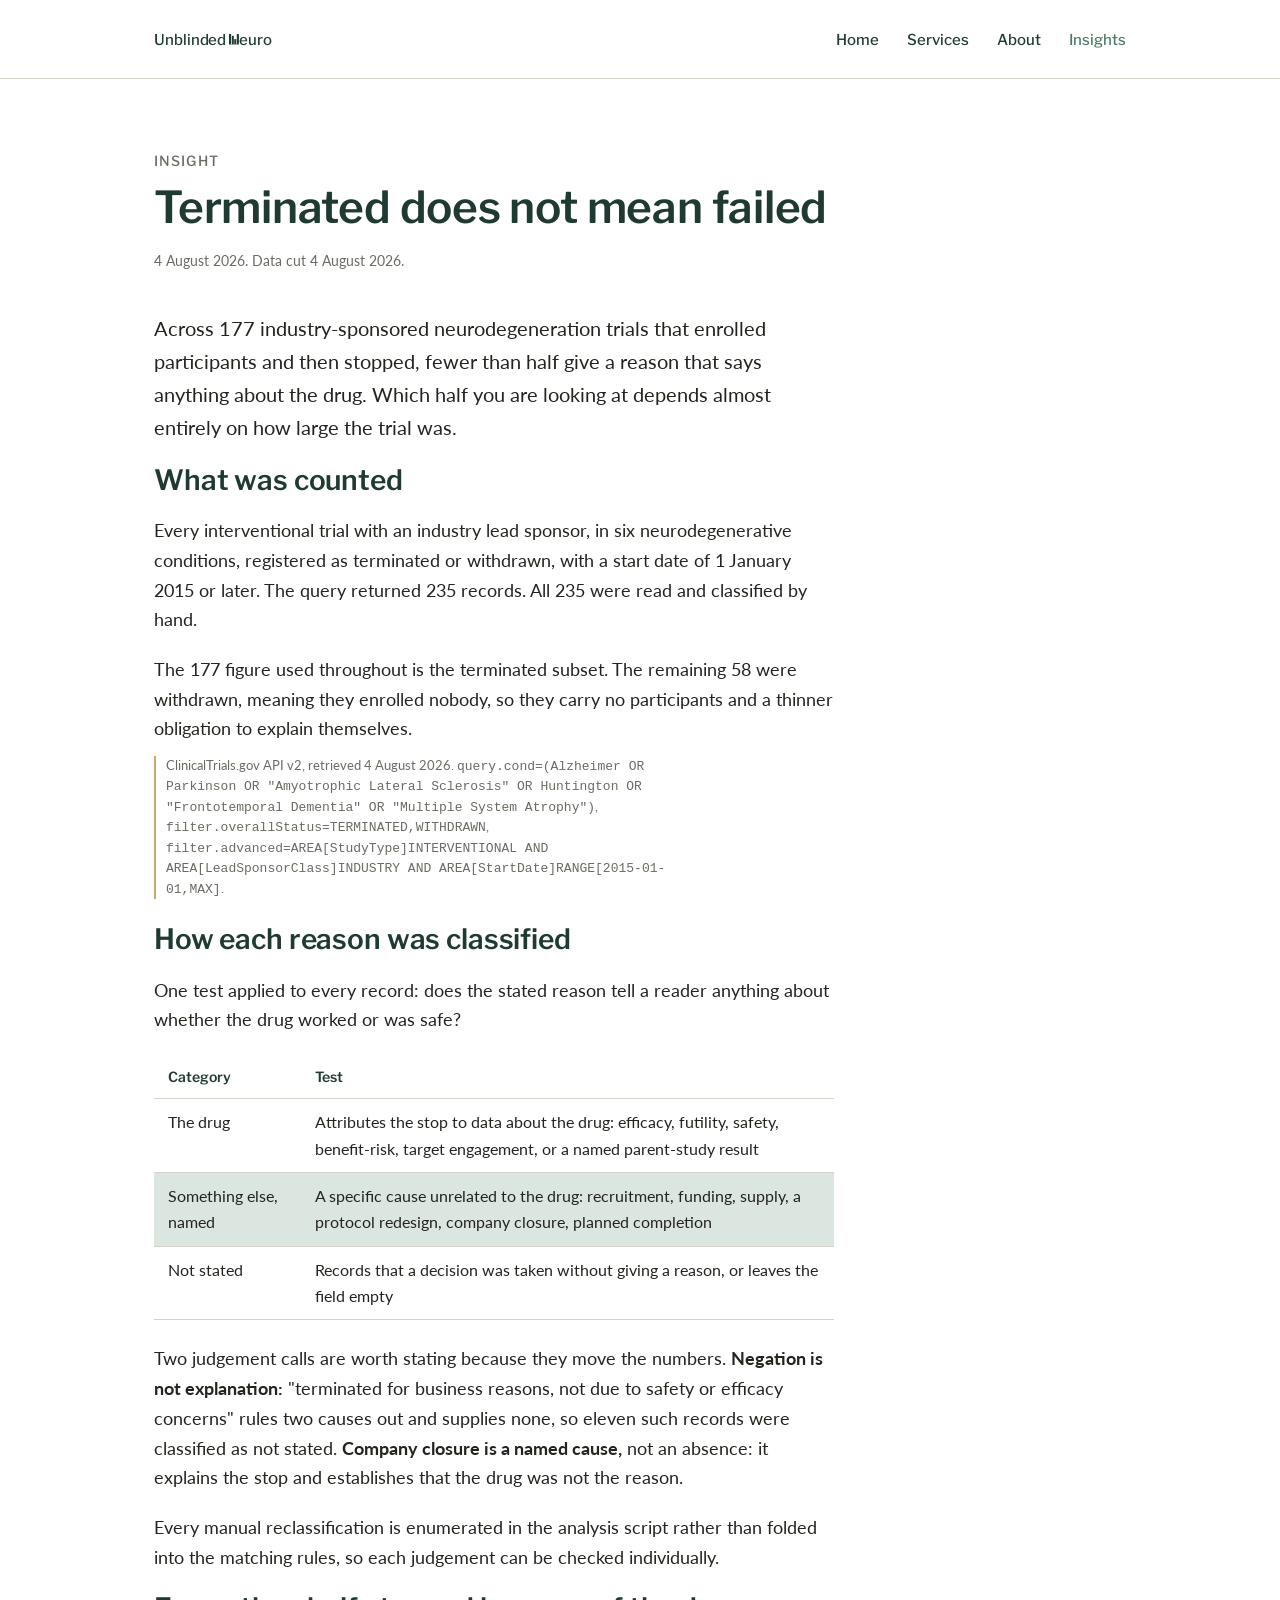
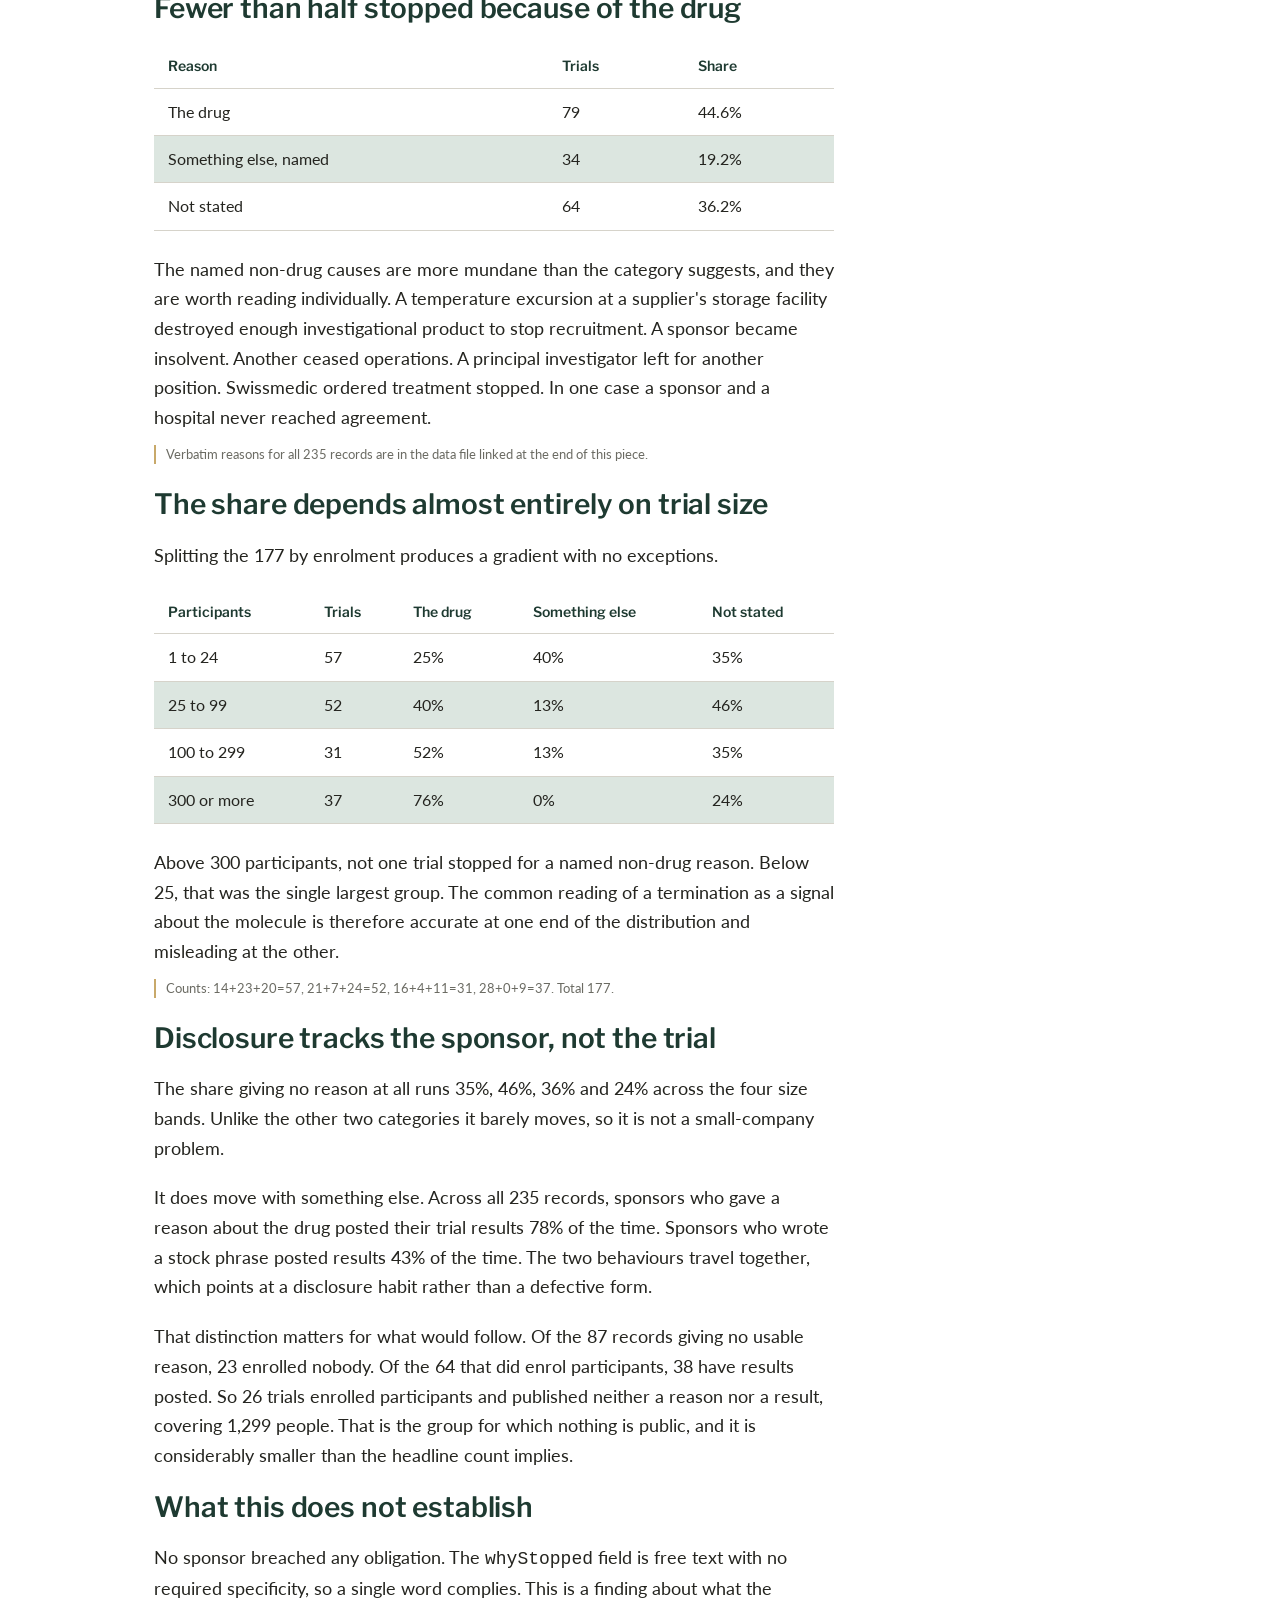
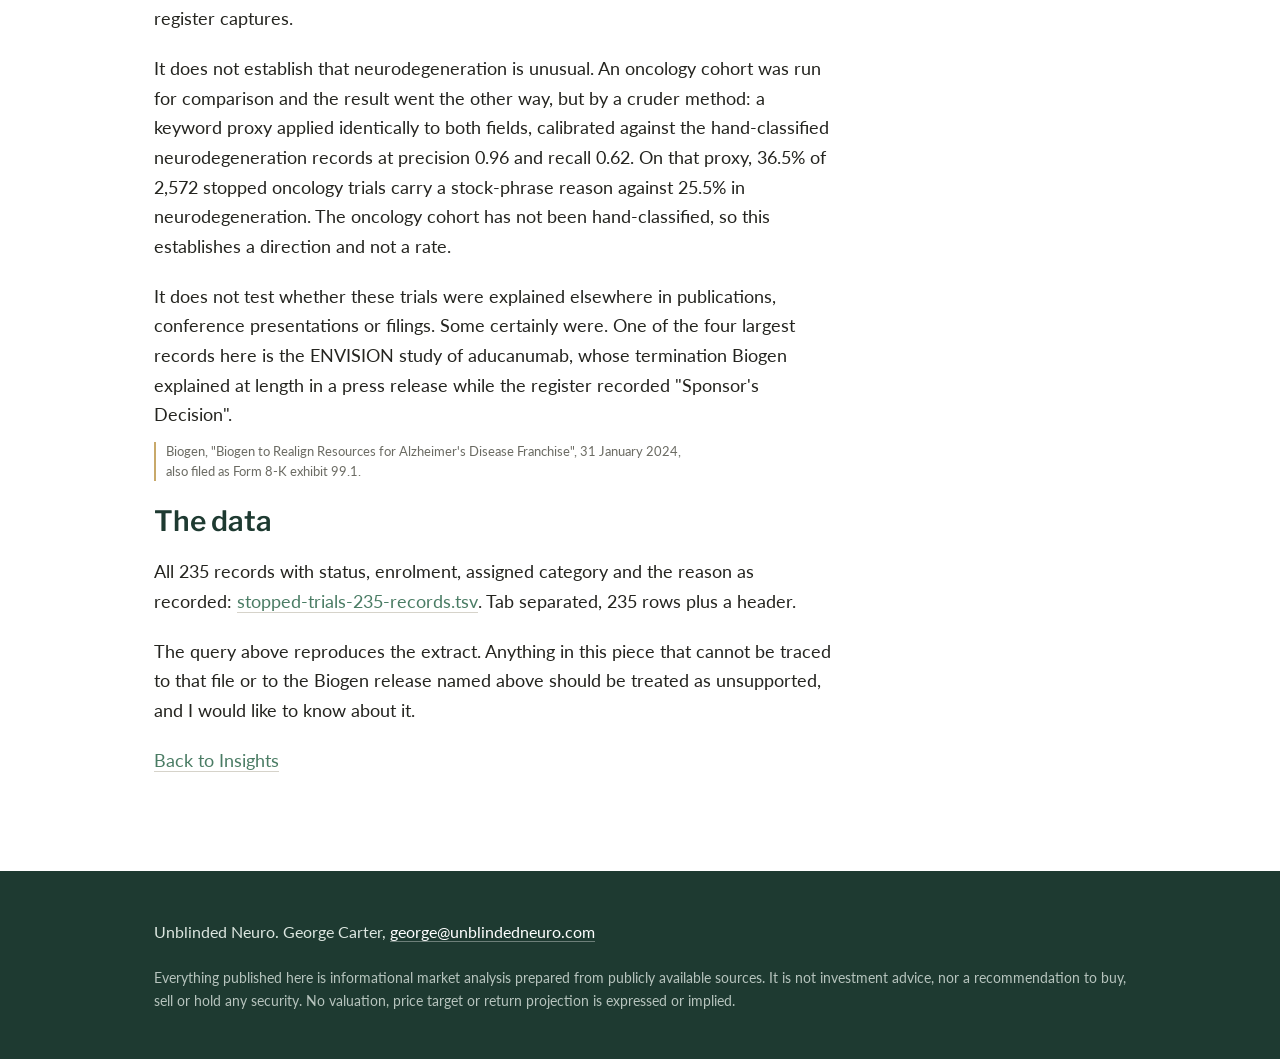
<file: insights/terminated-does-not-mean-failed.html>
<!DOCTYPE html>
<html lang="en-GB">
<head>
<meta charset="utf-8">
<meta name="viewport" content="width=device-width, initial-scale=1">
<title>Terminated does not mean failed | Unblinded Neuro</title>
<meta name="description" content="Across 177 terminated industry-sponsored neurodegeneration trials, fewer than half stopped for a reason about the drug. The share depends almost entirely on trial size.">
<meta property="og:type" content="article">
<meta property="og:title" content="Terminated does not mean failed">
<meta property="og:description" content="Fewer than half of terminated neurodegeneration trials stopped because of the drug. Under 25 participants it was a quarter. Above 300 it was three-quarters.">
<meta property="og:url" content="https://unblindedneuro.com/insights/terminated-does-not-mean-failed.html">
<link rel="canonical" href="https://unblindedneuro.com/insights/terminated-does-not-mean-failed.html">
<meta property="og:site_name" content="Unblinded Neuro">
<meta property="og:image" content="https://unblindedneuro.com/assets/og-image.png">
<meta property="og:image:width" content="1200">
<meta property="og:image:height" content="630">
<meta property="og:image:alt" content="Unblinded Neuro">
<meta name="twitter:card" content="summary_large_image">
<link rel="preconnect" href="https://fonts.googleapis.com">
<link rel="preconnect" href="https://fonts.gstatic.com" crossorigin>
<link href="https://fonts.googleapis.com/css2?family=Libre+Franklin:wght@500;600&amp;family=Lato:wght@400;700&amp;display=swap" rel="stylesheet">
<link rel="icon" href="../favicon.svg" type="image/svg+xml">
<link rel="icon" href="../favicon-32.png" sizes="32x32" type="image/png">
<link rel="stylesheet" href="../styles.css">
<script type="application/ld+json">
{
  "@context": "https://schema.org",
  "@type": "Article",
  "headline": "Terminated does not mean failed",
  "datePublished": "2026-08-04",
  "dateModified": "2026-08-04",
  "inLanguage": "en-GB",
  "mainEntityOfPage": {
    "@type": "WebPage",
    "@id": "https://unblindedneuro.com/insights/terminated-does-not-mean-failed.html"
  },
  "image": "https://unblindedneuro.com/assets/og-image.png",
  "author": {
    "@type": "Person",
    "name": "George Carter"
  },
  "publisher": {
    "@type": "Organization",
    "name": "Unblinded Neuro",
    "url": "https://unblindedneuro.com/"
  },
  "isPartOf": {
    "@id": "https://unblindedneuro.com/#website"
  }
}
</script>
<script>
document.documentElement.className += " js";
document.addEventListener("DOMContentLoaded", function () {
  var els = document.querySelectorAll(".reveal");
  if (!("IntersectionObserver" in window)) {
    for (var i = 0; i < els.length; i++) { els[i].className += " shown"; }
    return;
  }
  var io = new IntersectionObserver(function (entries) {
    for (var i = 0; i < entries.length; i++) {
      if (entries[i].isIntersecting) {
        entries[i].target.classList.add("shown");
        io.unobserve(entries[i].target);
      }
    }
  }, { rootMargin: "0px 0px -8% 0px", threshold: 0.04 });
  for (var j = 0; j < els.length; j++) { io.observe(els[j]); }
});
</script>
</head>
<body>

<a class="skip" href="#main">Skip to content</a>

<nav class="site-nav" aria-label="Primary">
  <div class="wide">
    <a class="brand" href="../index.html" aria-label="Unblinded Neuro">Unblinded <svg class="glyph" viewBox="0 0 66 72" aria-hidden="true"><rect x="0" y="0" width="14" height="69"></rect><rect x="19" y="12" width="13" height="57"></rect><rect x="35" y="34" width="13" height="35"></rect><rect x="52" y="0" width="14" height="69"></rect><line x1="0" y1="70.5" x2="66" y2="70.5" stroke-width="3" opacity=".55"></line></svg>euro</a>
    <ul>
      <li><a href="../index.html">Home</a></li>
      <li><a href="../services.html">Services</a></li>
      <li><a href="../about.html">About</a></li>
      <li><a href="../insights.html" aria-current="page">Insights</a></li>
    </ul>
  </div>
</nav>

<main id="main">

  <article>
    <section class="hero">
      <div class="prose">
        <div class="post-head">
          <p class="eyebrow">Insight</p>
          <h1>Terminated does not mean failed</h1>
          <p class="post-meta">4 August 2026. Data cut 4 August 2026.</p>
        </div>
        <p class="lede">Across 177 industry-sponsored neurodegeneration trials that enrolled participants and then stopped, fewer than half give a reason that says anything about the drug. Which half you are looking at depends almost entirely on how large the trial was.</p>
      </div>
    </section>

    <section class="reveal">
      <div class="prose">
        <h2>What was counted</h2>
        <p>Every interventional trial with an industry lead sponsor, in six neurodegenerative conditions, registered as terminated or withdrawn, with a start date of 1 January 2015 or later. The query returned 235 records. All 235 were read and classified by hand.</p>
        <p>The 177 figure used throughout is the terminated subset. The remaining 58 were withdrawn, meaning they enrolled nobody, so they carry no participants and a thinner obligation to explain themselves.</p>
        <p class="src">ClinicalTrials.gov API v2, retrieved 4 August 2026. <code>query.cond=(Alzheimer OR Parkinson OR "Amyotrophic Lateral Sclerosis" OR Huntington OR "Frontotemporal Dementia" OR "Multiple System Atrophy")</code>, <code>filter.overallStatus=TERMINATED,WITHDRAWN</code>, <code>filter.advanced=AREA[StudyType]INTERVENTIONAL AND AREA[LeadSponsorClass]INDUSTRY AND AREA[StartDate]RANGE[2015-01-01,MAX]</code>.</p>
      </div>
    </section>

    <section class="reveal">
      <div class="prose">
        <h2>How each reason was classified</h2>
        <p>One test applied to every record: does the stated reason tell a reader anything about whether the drug worked or was safe?</p>
        <table>
          <thead>
            <tr><th scope="col">Category</th><th scope="col">Test</th></tr>
          </thead>
          <tbody>
            <tr><td>The drug</td><td>Attributes the stop to data about the drug: efficacy, futility, safety, benefit-risk, target engagement, or a named parent-study result</td></tr>
            <tr><td>Something else, named</td><td>A specific cause unrelated to the drug: recruitment, funding, supply, a protocol redesign, company closure, planned completion</td></tr>
            <tr><td>Not stated</td><td>Records that a decision was taken without giving a reason, or leaves the field empty</td></tr>
          </tbody>
        </table>
        <p>Two judgement calls are worth stating because they move the numbers. <strong>Negation is not explanation:</strong> "terminated for business reasons, not due to safety or efficacy concerns" rules two causes out and supplies none, so eleven such records were classified as not stated. <strong>Company closure is a named cause,</strong> not an absence: it explains the stop and establishes that the drug was not the reason.</p>
        <p>Every manual reclassification is enumerated in the analysis script rather than folded into the matching rules, so each judgement can be checked individually.</p>
      </div>
    </section>

    <section class="reveal">
      <div class="prose">
        <h2>Fewer than half stopped because of the drug</h2>
        <table>
          <thead>
            <tr><th scope="col">Reason</th><th scope="col">Trials</th><th scope="col">Share</th></tr>
          </thead>
          <tbody>
            <tr><td>The drug</td><td>79</td><td>44.6%</td></tr>
            <tr><td>Something else, named</td><td>34</td><td>19.2%</td></tr>
            <tr><td>Not stated</td><td>64</td><td>36.2%</td></tr>
          </tbody>
        </table>
        <p>The named non-drug causes are more mundane than the category suggests, and they are worth reading individually. A temperature excursion at a supplier's storage facility destroyed enough investigational product to stop recruitment. A sponsor became insolvent. Another ceased operations. A principal investigator left for another position. Swissmedic ordered treatment stopped. In one case a sponsor and a hospital never reached agreement.</p>
        <p class="src">Verbatim reasons for all 235 records are in the data file linked at the end of this piece.</p>
      </div>
    </section>

    <section class="reveal">
      <div class="prose">
        <h2>The share depends almost entirely on trial size</h2>
        <p>Splitting the 177 by enrolment produces a gradient with no exceptions.</p>
        <table>
          <thead>
            <tr><th scope="col">Participants</th><th scope="col">Trials</th><th scope="col">The drug</th><th scope="col">Something else</th><th scope="col">Not stated</th></tr>
          </thead>
          <tbody>
            <tr><td>1 to 24</td><td>57</td><td>25%</td><td>40%</td><td>35%</td></tr>
            <tr><td>25 to 99</td><td>52</td><td>40%</td><td>13%</td><td>46%</td></tr>
            <tr><td>100 to 299</td><td>31</td><td>52%</td><td>13%</td><td>35%</td></tr>
            <tr><td>300 or more</td><td>37</td><td>76%</td><td>0%</td><td>24%</td></tr>
          </tbody>
        </table>
        <p>Above 300 participants, not one trial stopped for a named non-drug reason. Below 25, that was the single largest group. The common reading of a termination as a signal about the molecule is therefore accurate at one end of the distribution and misleading at the other.</p>
        <p class="src">Counts: 14+23+20=57, 21+7+24=52, 16+4+11=31, 28+0+9=37. Total 177.</p>
      </div>
    </section>

    <section class="reveal">
      <div class="prose">
        <h2>Disclosure tracks the sponsor, not the trial</h2>
        <p>The share giving no reason at all runs 35%, 46%, 36% and 24% across the four size bands. Unlike the other two categories it barely moves, so it is not a small-company problem.</p>
        <p>It does move with something else. Across all 235 records, sponsors who gave a reason about the drug posted their trial results 78% of the time. Sponsors who wrote a stock phrase posted results 43% of the time. The two behaviours travel together, which points at a disclosure habit rather than a defective form.</p>
        <p>That distinction matters for what would follow. Of the 87 records giving no usable reason, 23 enrolled nobody. Of the 64 that did enrol participants, 38 have results posted. So 26 trials enrolled participants and published neither a reason nor a result, covering 1,299 people. That is the group for which nothing is public, and it is considerably smaller than the headline count implies.</p>
      </div>
    </section>

    <section class="reveal">
      <div class="prose">
        <h2>What this does not establish</h2>
        <p>No sponsor breached any obligation. The <code>whyStopped</code> field is free text with no required specificity, so a single word complies. This is a finding about what the register captures.</p>
        <p>It does not establish that neurodegeneration is unusual. An oncology cohort was run for comparison and the result went the other way, but by a cruder method: a keyword proxy applied identically to both fields, calibrated against the hand-classified neurodegeneration records at precision 0.96 and recall 0.62. On that proxy, 36.5% of 2,572 stopped oncology trials carry a stock-phrase reason against 25.5% in neurodegeneration. The oncology cohort has not been hand-classified, so this establishes a direction and not a rate.</p>
        <p>It does not test whether these trials were explained elsewhere in publications, conference presentations or filings. Some certainly were. One of the four largest records here is the ENVISION study of aducanumab, whose termination Biogen explained at length in a press release while the register recorded "Sponsor's Decision".</p>
        <p class="src">Biogen, "Biogen to Realign Resources for Alzheimer's Disease Franchise", 31 January 2024, also filed as Form 8-K exhibit 99.1.</p>
      </div>
    </section>

    <section class="reveal">
      <div class="prose">
        <h2>The data</h2>
        <p>All 235 records with status, enrolment, assigned category and the reason as recorded: <a href="../assets/stopped-trials-235-records.tsv">stopped-trials-235-records.tsv</a>. Tab separated, 235 rows plus a header.</p>
        <p>The query above reproduces the extract. Anything in this piece that cannot be traced to that file or to the Biogen release named above should be treated as unsupported, and I would like to know about it.</p>
        <p><a href="../insights.html">Back to Insights</a></p>
      </div>
    </section>
  </article>

</main>

<footer class="site-foot">
  <div class="wide">
    <p>Unblinded Neuro. George Carter, <a href="mailto:george@unblindedneuro.com">george@unblindedneuro.com</a></p>
    <p class="small">Everything published here is informational market analysis prepared from publicly available sources. It is not investment advice, nor a recommendation to buy, sell or hold any security. No valuation, price target or return projection is expressed or implied.</p>
  </div>
</footer>

</body>
</html>
</file>
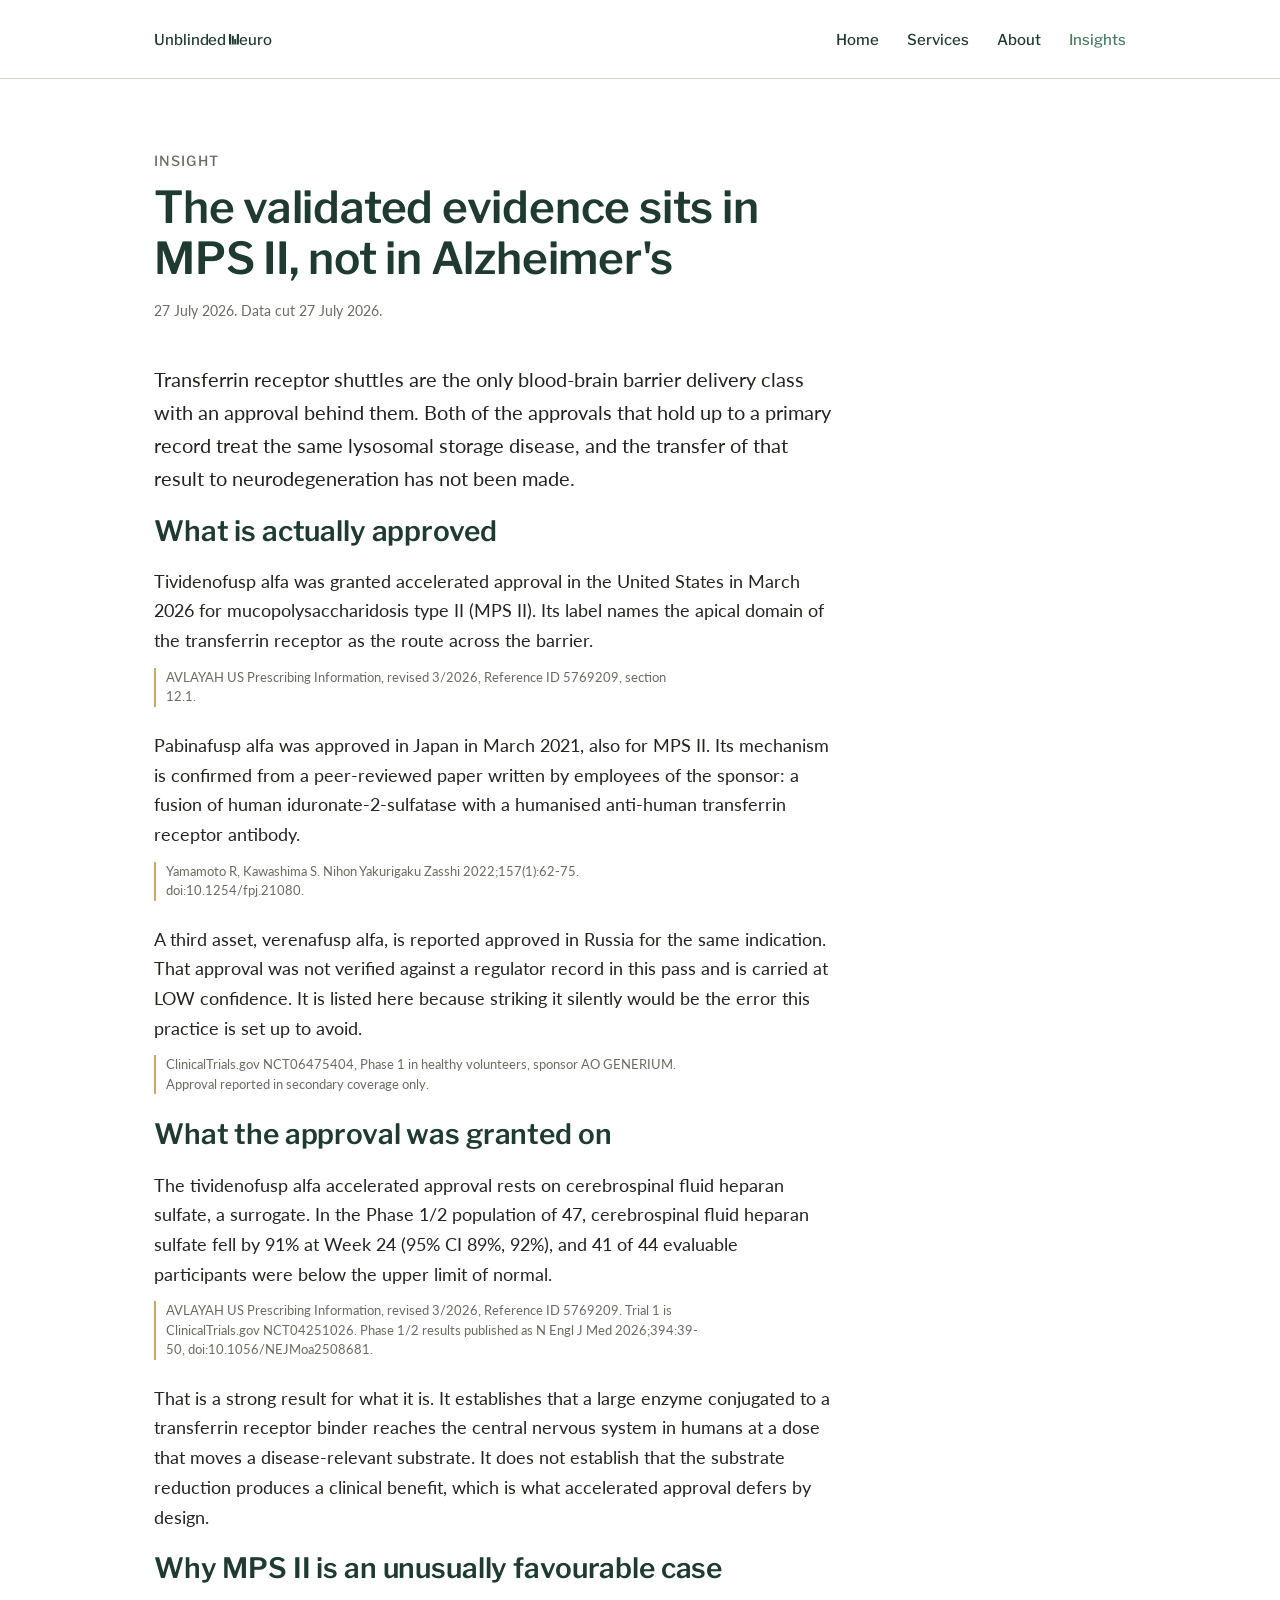
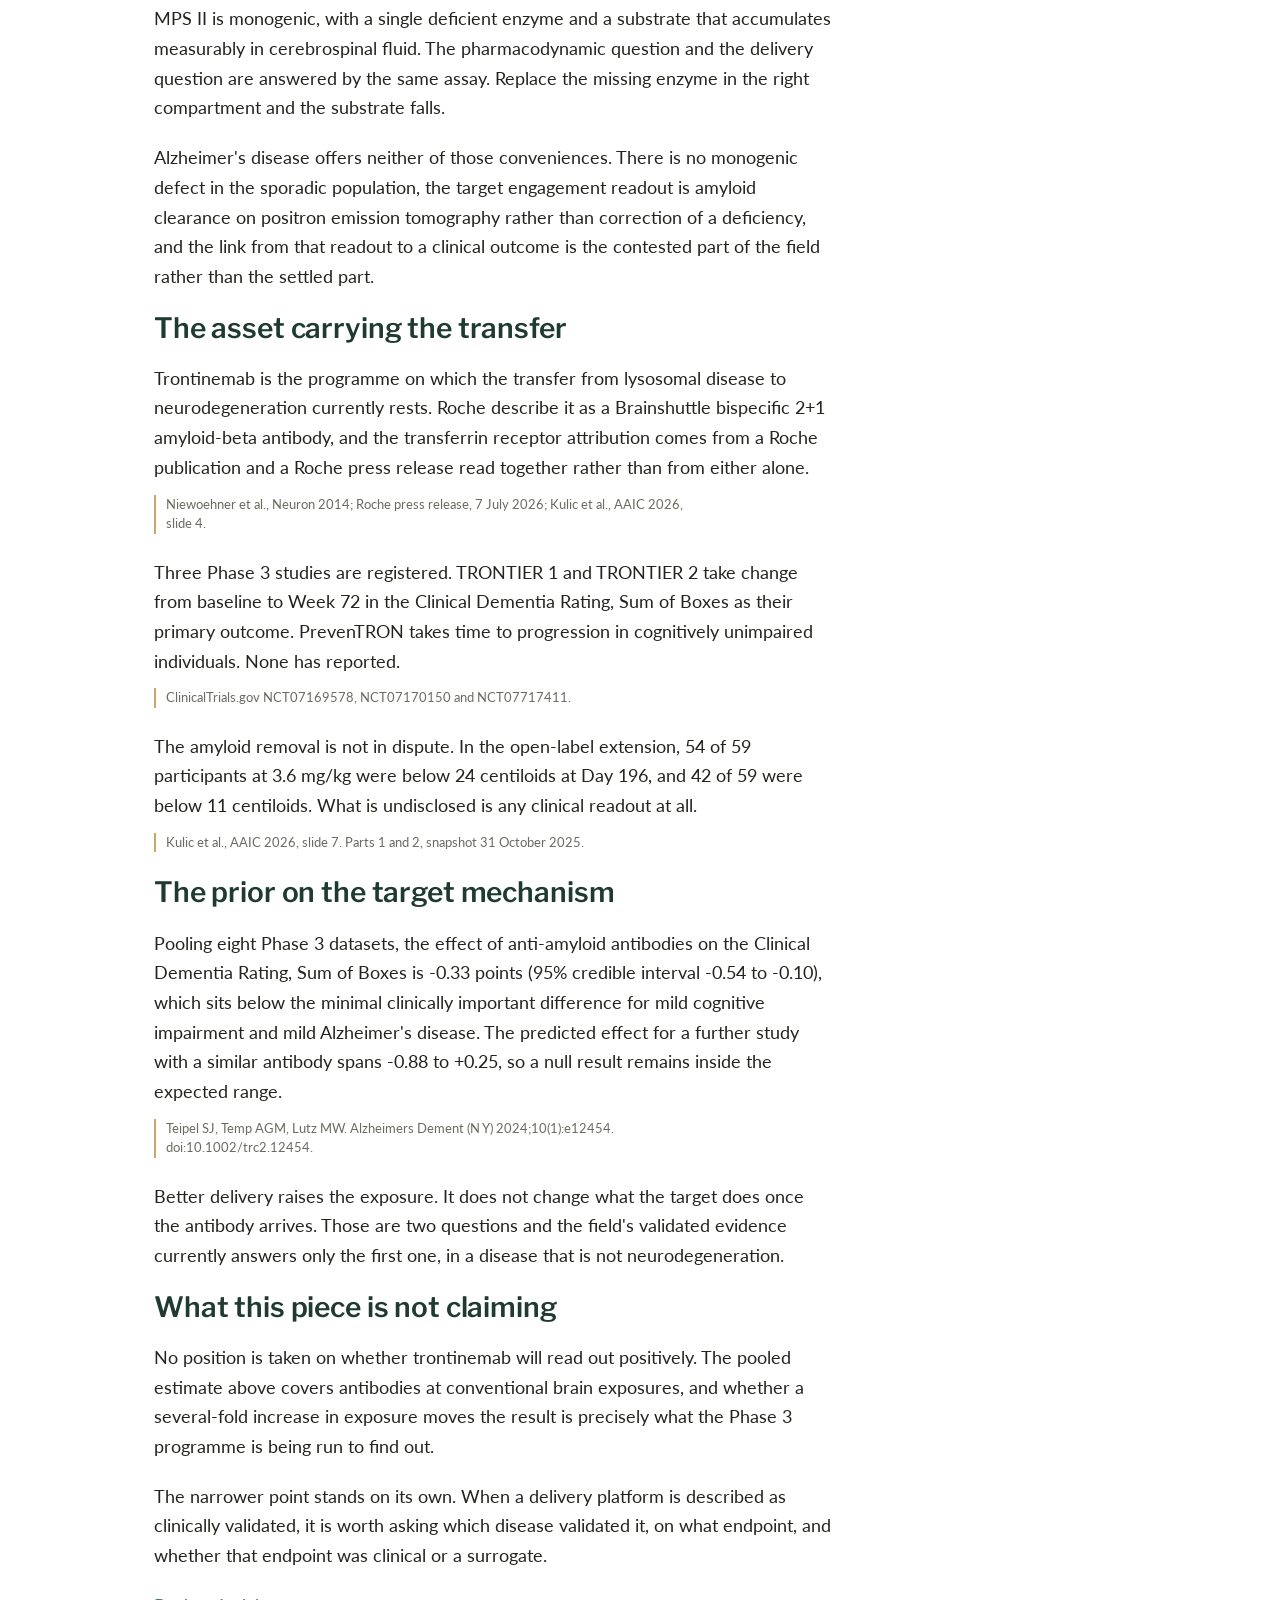
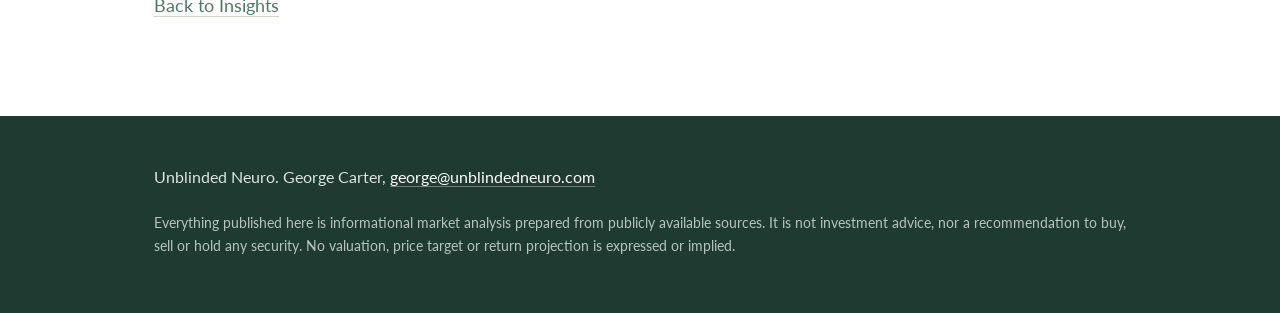
<file: insights/validated-in-mps-ii.html>
<!DOCTYPE html>
<html lang="en-GB">
<head>
<meta charset="utf-8">
<meta name="viewport" content="width=device-width, initial-scale=1">
<title>The validated evidence sits in MPS II, not in Alzheimer's | Unblinded Neuro</title>
<meta name="description" content="Both transferrin receptor shuttles holding an approval treat mucopolysaccharidosis type II, and one rests on a surrogate biomarker. What that does and does not establish for neurodegeneration.">
<meta property="og:type" content="article">
<meta property="og:title" content="The validated evidence sits in MPS II, not in Alzheimer's">
<meta property="og:description" content="Both approved transferrin receptor shuttles treat the same lysosomal disease. The transfer to neurodegeneration is an assumption, not a result.">
<meta property="og:url" content="https://unblindedneuro.com/insights/validated-in-mps-ii.html">
<link rel="canonical" href="https://unblindedneuro.com/insights/validated-in-mps-ii.html">
<meta property="og:site_name" content="Unblinded Neuro">
<meta property="og:image" content="https://unblindedneuro.com/assets/og-image.png">
<meta property="og:image:width" content="1200">
<meta property="og:image:height" content="630">
<meta property="og:image:alt" content="Unblinded Neuro">
<meta name="twitter:card" content="summary_large_image">
<link rel="preconnect" href="https://fonts.googleapis.com">
<link rel="preconnect" href="https://fonts.gstatic.com" crossorigin>
<link href="https://fonts.googleapis.com/css2?family=Libre+Franklin:wght@500;600&amp;family=Lato:wght@400;700&amp;display=swap" rel="stylesheet">
<link rel="icon" href="../favicon.svg" type="image/svg+xml">
<link rel="icon" href="../favicon-32.png" sizes="32x32" type="image/png">
<link rel="stylesheet" href="../styles.css">
<script type="application/ld+json">
{
  "@context": "https://schema.org",
  "@type": "Article",
  "headline": "The validated evidence sits in MPS II, not in Alzheimer's",
  "datePublished": "2026-07-27",
  "dateModified": "2026-07-30",
  "inLanguage": "en-GB",
  "mainEntityOfPage": {
    "@type": "WebPage",
    "@id": "https://unblindedneuro.com/insights/validated-in-mps-ii.html"
  },
  "image": "https://unblindedneuro.com/assets/og-image.png",
  "author": {
    "@type": "Person",
    "name": "George Carter"
  },
  "publisher": {
    "@type": "Organization",
    "name": "Unblinded Neuro",
    "url": "https://unblindedneuro.com/"
  },
  "isPartOf": {
    "@id": "https://unblindedneuro.com/#website"
  }
}
</script>
<script>
document.documentElement.className += " js";
document.addEventListener("DOMContentLoaded", function () {
  var els = document.querySelectorAll(".reveal");
  if (!("IntersectionObserver" in window)) {
    for (var i = 0; i < els.length; i++) { els[i].className += " shown"; }
    return;
  }
  var io = new IntersectionObserver(function (entries) {
    for (var i = 0; i < entries.length; i++) {
      if (entries[i].isIntersecting) {
        entries[i].target.classList.add("shown");
        io.unobserve(entries[i].target);
      }
    }
  }, { rootMargin: "0px 0px -8% 0px", threshold: 0.04 });
  for (var j = 0; j < els.length; j++) { io.observe(els[j]); }
});
</script>
</head>
<body>

<a class="skip" href="#main">Skip to content</a>

<nav class="site-nav" aria-label="Primary">
  <div class="wide">
    <a class="brand" href="../index.html" aria-label="Unblinded Neuro">Unblinded <svg class="glyph" viewBox="0 0 66 72" aria-hidden="true"><rect x="0" y="0" width="14" height="69"></rect><rect x="19" y="12" width="13" height="57"></rect><rect x="35" y="34" width="13" height="35"></rect><rect x="52" y="0" width="14" height="69"></rect><line x1="0" y1="70.5" x2="66" y2="70.5" stroke-width="3" opacity=".55"></line></svg>euro</a>
    <ul>
      <li><a href="../index.html">Home</a></li>
      <li><a href="../services.html">Services</a></li>
      <li><a href="../about.html">About</a></li>
      <li><a href="../insights.html" aria-current="page">Insights</a></li>
    </ul>
  </div>
</nav>

<main id="main">

  <article>
    <section class="hero">
      <div class="prose">
        <div class="post-head">
          <p class="eyebrow">Insight</p>
          <h1>The validated evidence sits in MPS II, not in Alzheimer's</h1>
          <p class="post-meta">27 July 2026. Data cut 27 July 2026.</p>
        </div>
        <p class="lede">Transferrin receptor shuttles are the only blood-brain barrier delivery class with an approval behind them. Both of the approvals that hold up to a primary record treat the same lysosomal storage disease, and the transfer of that result to neurodegeneration has not been made.</p>
      </div>
    </section>

    <section class="reveal">
      <div class="prose">
        <h2>What is actually approved</h2>
        <p>Tividenofusp alfa was granted accelerated approval in the United States in March 2026 for mucopolysaccharidosis type II (MPS II). Its label names the apical domain of the transferrin receptor as the route across the barrier.</p>
        <p class="src">AVLAYAH US Prescribing Information, revised 3/2026, Reference ID 5769209, section 12.1.</p>
        <p>Pabinafusp alfa was approved in Japan in March 2021, also for MPS II. Its mechanism is confirmed from a peer-reviewed paper written by employees of the sponsor: a fusion of human iduronate-2-sulfatase with a humanised anti-human transferrin receptor antibody.</p>
        <p class="src">Yamamoto R, Kawashima S. Nihon Yakurigaku Zasshi 2022;157(1):62-75. doi:10.1254/fpj.21080.</p>
        <p>A third asset, verenafusp alfa, is reported approved in Russia for the same indication. That approval was not verified against a regulator record in this pass and is carried at LOW confidence. It is listed here because striking it silently would be the error this practice is set up to avoid.</p>
        <p class="src">ClinicalTrials.gov NCT06475404, Phase 1 in healthy volunteers, sponsor AO GENERIUM. Approval reported in secondary coverage only.</p>
      </div>
    </section>

    <section class="reveal">
      <div class="prose">
        <h2>What the approval was granted on</h2>
        <p>The tividenofusp alfa accelerated approval rests on cerebrospinal fluid heparan sulfate, a surrogate. In the Phase 1/2 population of 47, cerebrospinal fluid heparan sulfate fell by 91% at Week 24 (95% CI 89%, 92%), and 41 of 44 evaluable participants were below the upper limit of normal.</p>
        <p class="src">AVLAYAH US Prescribing Information, revised 3/2026, Reference ID 5769209. Trial 1 is ClinicalTrials.gov NCT04251026. Phase 1/2 results published as N Engl J Med 2026;394:39-50, doi:10.1056/NEJMoa2508681.</p>
        <p>That is a strong result for what it is. It establishes that a large enzyme conjugated to a transferrin receptor binder reaches the central nervous system in humans at a dose that moves a disease-relevant substrate. It does not establish that the substrate reduction produces a clinical benefit, which is what accelerated approval defers by design.</p>
      </div>
    </section>

    <section class="reveal">
      <div class="prose">
        <h2>Why MPS II is an unusually favourable case</h2>
        <p>MPS II is monogenic, with a single deficient enzyme and a substrate that accumulates measurably in cerebrospinal fluid. The pharmacodynamic question and the delivery question are answered by the same assay. Replace the missing enzyme in the right compartment and the substrate falls.</p>
        <p>Alzheimer's disease offers neither of those conveniences. There is no monogenic defect in the sporadic population, the target engagement readout is amyloid clearance on positron emission tomography rather than correction of a deficiency, and the link from that readout to a clinical outcome is the contested part of the field rather than the settled part.</p>
      </div>
    </section>

    <section class="reveal">
      <div class="prose">
        <h2>The asset carrying the transfer</h2>
        <p>Trontinemab is the programme on which the transfer from lysosomal disease to neurodegeneration currently rests. Roche describe it as a Brainshuttle bispecific 2+1 amyloid-beta antibody, and the transferrin receptor attribution comes from a Roche publication and a Roche press release read together rather than from either alone.</p>
        <p class="src">Niewoehner et al., Neuron 2014; Roche press release, 7 July 2026; Kulic et al., AAIC 2026, slide 4.</p>
        <p>Three Phase 3 studies are registered. TRONTIER 1 and TRONTIER 2 take change from baseline to Week 72 in the Clinical Dementia Rating, Sum of Boxes as their primary outcome. PrevenTRON takes time to progression in cognitively unimpaired individuals. None has reported.</p>
        <p class="src">ClinicalTrials.gov NCT07169578, NCT07170150 and NCT07717411.</p>
        <p>The amyloid removal is not in dispute. In the open-label extension, 54 of 59 participants at 3.6 mg/kg were below 24 centiloids at Day 196, and 42 of 59 were below 11 centiloids. What is undisclosed is any clinical readout at all.</p>
        <p class="src">Kulic et al., AAIC 2026, slide 7. Parts 1 and 2, snapshot 31 October 2025.</p>
      </div>
    </section>

    <section class="reveal">
      <div class="prose">
        <h2>The prior on the target mechanism</h2>
        <p>Pooling eight Phase 3 datasets, the effect of anti-amyloid antibodies on the Clinical Dementia Rating, Sum of Boxes is -0.33 points (95% credible interval -0.54 to -0.10), which sits below the minimal clinically important difference for mild cognitive impairment and mild Alzheimer's disease. The predicted effect for a further study with a similar antibody spans -0.88 to +0.25, so a null result remains inside the expected range.</p>
        <p class="src">Teipel SJ, Temp AGM, Lutz MW. Alzheimers Dement (N Y) 2024;10(1):e12454. doi:10.1002/trc2.12454.</p>
        <p>Better delivery raises the exposure. It does not change what the target does once the antibody arrives. Those are two questions and the field's validated evidence currently answers only the first one, in a disease that is not neurodegeneration.</p>
      </div>
    </section>

    <section class="reveal">
      <div class="prose">
        <h2>What this piece is not claiming</h2>
        <p>No position is taken on whether trontinemab will read out positively. The pooled estimate above covers antibodies at conventional brain exposures, and whether a several-fold increase in exposure moves the result is precisely what the Phase 3 programme is being run to find out.</p>
        <p>The narrower point stands on its own. When a delivery platform is described as clinically validated, it is worth asking which disease validated it, on what endpoint, and whether that endpoint was clinical or a surrogate.</p>
        <p><a href="../insights.html">Back to Insights</a></p>
      </div>
    </section>
  </article>

</main>

<footer class="site-foot">
  <div class="wide">
    <p>Unblinded Neuro. George Carter, <a href="mailto:george@unblindedneuro.com">george@unblindedneuro.com</a></p>
    <p class="small">Everything published here is informational market analysis prepared from publicly available sources. It is not investment advice, nor a recommendation to buy, sell or hold any security. No valuation, price target or return projection is expressed or implied.</p>
  </div>
</footer>

</body>
</html>
</file>
<file: styles.css>
/* unblindedneuro.com — built to 02_Templates/SITE-SPEC.md
   Palette inherited from TEMPLATE-SPEC.md. No framework, no build step. */

:root {
  --primary:    #1E3A31;
  --green-mid:  #4A7C64;
  --green-pale: #DCE6E0;
  --accent:     #C8A96A;
  --sand-pale:  #F0E6D2;
  --text:       #24241F;
  --muted:      #6B6B63;
  --rule:       #D6D3CA;
  --bg:         #FFFFFF;

  /* 1E3A31 at a 45% white tint. Contrast against white 3.22:1. A derived
     palette tone: hero tint fill, and the LOW segment of content graphics. */
  --green-tint:   #83938E;

  --wide: 1100px;
  --prose: 680px;
  --gutter: 64px;
}

*, *::before, *::after { box-sizing: border-box; }

html { -webkit-text-size-adjust: 100%; }

body {
  margin: 0;
  background: var(--bg);
  color: var(--text);
  font-family: Lato, "Helvetica Neue", Helvetica, Arial, sans-serif;
  font-size: 18px;
  line-height: 1.65;
  font-weight: 400;
}

/* ---------- measures ---------- */

.wide  { max-width: var(--wide);  margin: 0 auto; padding: 0 var(--gutter); }
.prose { max-width: calc(var(--prose) + var(--gutter) * 2); margin: 0 auto 0 auto;
         padding: 0 var(--gutter); }

/* The prose column shares the wide column's left edge rather than centring
   independently. Data is wide, argument is narrow, one left edge. */
@media (min-width: 1000px) {
  .prose { max-width: var(--wide); }
  .prose > * { max-width: var(--prose); }
  .prose > .full { max-width: none; }
}

/* ---------- type ---------- */

h1, h2, h3 {
  font-family: "Libre Franklin", "Helvetica Neue", Helvetica, Arial, sans-serif;
  font-weight: 600;
  color: var(--primary);
  margin: 0 0 16px;
  line-height: 1.15;
  letter-spacing: -0.005em;
}

h1 { font-size: 44px; }
h2 { font-size: 28px; margin-bottom: 20px; }
h3 { font-size: 20px; margin-bottom: 8px; }

p { margin: 0 0 20px; max-width: 68ch; }

strong, b { font-weight: 700; }

.eyebrow {
  font-family: "Libre Franklin", Helvetica, Arial, sans-serif;
  font-weight: 500;
  font-size: 14px;
  line-height: 1.4;
  letter-spacing: 0.08em;
  text-transform: uppercase;
  color: var(--muted);
  margin: 0 0 12px;
}

.lede { font-size: 20px; }

.caption {
  font-size: 14px;
  line-height: 1.5;
  color: var(--muted);
  margin: 0 0 6px;
  max-width: none;
}

/* ---------- source markers (signature device 2) ---------- */

.src {
  display: block;
  font-size: 13px;
  line-height: 1.5;
  color: var(--muted);
  border-left: 2px solid var(--accent);
  padding-left: 10px;
  margin: -8px 0 24px;
  max-width: 68ch;
}

/* ---------- links ---------- */

a {
  color: var(--green-mid);
  text-decoration: none;
  border-bottom: 1px solid var(--rule);
  position: relative;
}

a::after {
  content: "";
  position: absolute;
  left: 0; right: 0; bottom: -1px;
  height: 1px;
  background: currentColor;
  transform: scaleX(0);
  transform-origin: left center;
  transition: transform 150ms ease-out;
}

a:hover::after, a:focus-visible::after { transform: scaleX(1); }

a:focus-visible, button:focus-visible {
  outline: 2px solid var(--primary);
  outline-offset: 3px;
}

/* ---------- navigation ---------- */

.site-nav { border-bottom: 1px solid var(--rule); }

.site-nav .wide {
  display: flex;
  align-items: baseline;
  justify-content: space-between;
  gap: 24px;
  padding-top: 24px;
  padding-bottom: 24px;
  flex-wrap: wrap;
}

.brand {
  font-family: "Libre Franklin", Helvetica, Arial, sans-serif;
  font-weight: 600;
  font-size: 17px;
  color: var(--primary);
  border-bottom: 0;
  letter-spacing: -0.005em;
}

.brand::after { display: none; }

.site-nav ul {
  list-style: none;
  display: flex;
  gap: 28px;
  margin: 0;
  padding: 0;
}

.site-nav a {
  font-family: "Libre Franklin", Helvetica, Arial, sans-serif;
  font-weight: 500;
  font-size: 15px;
  color: var(--primary);
  border-bottom: 0;
}

.site-nav a[aria-current="page"] { color: var(--green-mid); }

/* ---------- sections ---------- */

main > section { padding: 96px 0 0; }
main > section:last-of-type { padding-bottom: 96px; }
.hero { padding-top: 72px; }

hr.rule {
  border: 0;
  border-top: 1px solid var(--rule);
  margin: 0;
}

/* ---------- call to action, one per page ---------- */

.cta {
  display: inline-block;
  font-family: "Libre Franklin", Helvetica, Arial, sans-serif;
  font-weight: 500;
  font-size: 16px;
  line-height: 1.2;
  color: var(--primary);
  border: 2px solid var(--accent);
  border-radius: 0;
  padding: 14px 20px;
  transition: background-color 150ms ease-out;
}

.cta::after { display: none; }
.cta:hover { background: var(--sand-pale); }

/* ---------- hero chart (signature device 1) ---------- */

.chart { width: 100%; height: auto; display: block; margin: 40px 0 20px; }
.chart-narrow { display: none; }

.bar-solid { fill: var(--primary); }
.bar-tint  { fill: var(--green-tint); }
.axis      { stroke: var(--rule); stroke-width: 1; }

.chart text {
  font-family: Lato, Helvetica, Arial, sans-serif;
  fill: var(--muted);
  font-size: 14px;
}

.chart .val { fill: var(--text); font-weight: 700; }

.bar {
  transform-box: fill-box;
  transform-origin: bottom center;
  animation: grow 600ms cubic-bezier(0.2, 0.7, 0.3, 1) both;
}

.chart-narrow .bar { transform-origin: left center; animation-name: grow-x; }

.val { animation: fade 300ms ease-out both; }

@keyframes grow   { from { transform: scaleY(0); } to { transform: scaleY(1); } }
@keyframes grow-x { from { transform: scaleX(0); } to { transform: scaleX(1); } }
@keyframes fade   { from { opacity: 0; }          to { opacity: 1; } }

.d1 { animation-delay: 0ms; }
.d2 { animation-delay: 60ms; }
.d3 { animation-delay: 120ms; }
.d4 { animation-delay: 180ms; }
.d5 { animation-delay: 240ms; }
.d6 { animation-delay: 300ms; }
.d7 { animation-delay: 360ms; }

.val.d1 { animation-delay: 300ms; }
.val.d2 { animation-delay: 360ms; }
.val.d3 { animation-delay: 420ms; }
.val.d4 { animation-delay: 480ms; }
.val.d5 { animation-delay: 540ms; }
.val.d6 { animation-delay: 600ms; }
.val.d7 { animation-delay: 660ms; }

/* ---------- section reveal, added by script only ---------- */

.js .reveal {
  opacity: 0;
  transform: translateY(12px);
  transition: opacity 400ms ease-out, transform 400ms ease-out;
}

.js .reveal.shown { opacity: 1; transform: none; }

/* ---------- lists and tables ---------- */

ul.plain, ol.plain { padding-left: 22px; margin: 0 0 20px; max-width: 68ch; }
ul.plain li, ol.plain li { margin-bottom: 10px; }

table {
  border-collapse: collapse;
  width: 100%;
  max-width: var(--prose);
  font-size: 16px;
  margin: 0 0 24px;
}

table caption { text-align: left; margin-bottom: 10px; }

th, td {
  text-align: left;
  padding: 10px 14px;
  border-bottom: 1px solid var(--rule);
  vertical-align: top;
}

th {
  font-family: "Libre Franklin", Helvetica, Arial, sans-serif;
  font-weight: 600;
  font-size: 14px;
  color: var(--primary);
}

tbody tr:nth-child(even) { background: var(--green-pale); }

td.num, th.num { text-align: right; }

/* ---------- insights index ---------- */

.post-list { list-style: none; margin: 0; padding: 0; max-width: var(--prose); }

.post-list li { padding: 24px 0; border-bottom: 1px solid var(--rule); }
.post-list li:first-child { padding-top: 0; }

.post-list h2 { font-size: 20px; margin-bottom: 4px; }
.post-list h2 a { color: var(--primary); border-bottom: 0; }
.post-list p { margin: 0 0 4px; }

.post-meta { font-size: 14px; color: var(--muted); }

.post-head { margin-bottom: 40px; }

/* ---------- footer ---------- */

.site-foot {
  background: var(--primary);
  color: var(--green-pale);
  margin-top: 96px;
  padding: 48px 0;
  font-size: 16px;
}

.site-foot a { color: #FFFFFF; border-bottom-color: rgba(255, 255, 255, 0.35); }
.site-foot p { margin: 0 0 8px; max-width: none; }
.site-foot .small { font-size: 14px; color: #B7C4BE; margin-top: 20px; }

.site-foot a:focus-visible { outline-color: #FFFFFF; }

/* ---------- skip link ---------- */

.skip {
  position: absolute;
  left: -9999px;
  top: 0;
  background: var(--primary);
  color: #FFFFFF;
  padding: 12px 16px;
  border-bottom: 0;
  z-index: 10;
}

.skip:focus { left: 0; }

/* ---------- breakpoints: two only ---------- */

@media (max-width: 1000px) {
  :root { --gutter: 40px; }

  /* Charts swap at 1000px, not 600px. A scaling SVG scales its own type: the
     wide chart's 14px viewBox labels render 8.8px in a 768px viewport and
     6.6px at 601px. The horizontal variant holds its labels at 16.9px across
     the whole band. It sits left, against the same edge as the prose, with
     whitespace to its right. */
  .chart-wide { display: none; }
  .chart-narrow { display: block; }
}

@media (max-width: 600px) {
  :root { --gutter: 24px; }

  body { font-size: 17px; }
  h1 { font-size: 32px; }
  h2 { font-size: 24px; }
  h3 { font-size: 19px; }
  .lede { font-size: 18px; }

  main > section { padding-top: 56px; }
  main > section:last-of-type { padding-bottom: 56px; }
  .hero { padding-top: 40px; }
  .site-foot { margin-top: 56px; }

  .site-nav .wide { padding-top: 18px; padding-bottom: 18px; }
  .site-nav ul { gap: 20px; }

  table { font-size: 15px; }
  th, td { padding: 8px 10px; }

  table.stack thead { position: absolute; width: 1px; height: 1px; overflow: hidden; clip: rect(0 0 0 0); }
  table.stack, table.stack tbody, table.stack tr, table.stack td { display: block; width: 100%; }
  table.stack tr { padding: 12px 10px; border-bottom: 1px solid var(--rule); }
  table.stack td { border-bottom: 0; padding: 4px 0; }
  table.stack td::before {
    content: attr(data-label);
    display: block;
    font-family: "Libre Franklin", Helvetica, Arial, sans-serif;
    font-weight: 600;
    font-size: 13px;
    color: var(--primary);
  }
}

/* ---------- reduced motion ---------- */

@media (prefers-reduced-motion: reduce) {
  .bar, .val { animation: none; }
  a::after { transition: none; transform: scaleX(1); opacity: 0; }
  a:hover::after, a:focus-visible::after { opacity: 1; }
  .js .reveal { opacity: 1; transform: none; transition: none; }
  .cta { transition: none; }
}

/* ---------- hero chart eyebrow ---------- */

.chart-eyebrow { margin-bottom: 0; }
.chart-eyebrow + .chart { margin-top: 14px; }

/* ---------- content graphics (SITE-SPEC 7.3) ----------
   Content, not identity. Palette only, no library, no motion at any time. */

.figure { margin: 8px 0 24px; }
/* display lives on the variant classes only. Putting it on `.figure svg`
   gives that rule higher specificity than .fig-narrow, which rendered both
   variants at once. */
.figure svg { width: 100%; height: auto; }

.figure text {
  font-family: Lato, Helvetica, Arial, sans-serif;
  fill: var(--muted);
  font-size: 14px;
}

.figure .fig-num {
  font-family: "Libre Franklin", Helvetica, Arial, sans-serif;
  font-size: 13px;
  letter-spacing: 0.08em;
}

.figure .fig-name {
  font-family: "Libre Franklin", Helvetica, Arial, sans-serif;
  font-weight: 500;
  font-size: 16px;
  fill: var(--primary);
}

.figure .fig-val { fill: var(--text); font-weight: 700; }

.fig-high { fill: var(--primary); }
.fig-med  { fill: var(--green-mid); }
.fig-low  { fill: var(--green-tint); }
.fig-step { fill: var(--primary); }

.fig-wide   { display: block; }
.fig-narrow { display: none; }

/* Narrow charts scale to their container, so their labels scale too. Capped at
   the width where 14px viewBox type renders at 17px. Wider than that and the
   labels balloon against the bars. The chart then sits left, on the same edge
   as everything else. */
.chart-narrow, .fig-narrow { max-width: 410px; }

/* ---------- wordmark glyph (see 02_Templates/BRAND.md) ----------
   The bar-N of "Neuro". Inline, live text either side, currentColor so one
   piece of markup serves nav, body and footer. */

.glyph {
  display: inline-block;
  vertical-align: baseline;
  height: .72em;
  width: .66em;
  margin: 0 .012em;
}

.glyph rect { fill: currentColor; }
.glyph line { stroke: currentColor; }

/* The figure swap lives here, after the base .fig-* rules above, not in the
   breakpoints block near the top. Equal specificity is decided by source
   order, and the earlier media query lost to the later base rule. */
@media (max-width: 1000px) {
  .fig-wide { display: none; }
  .fig-narrow { display: block; }
}
</file>
